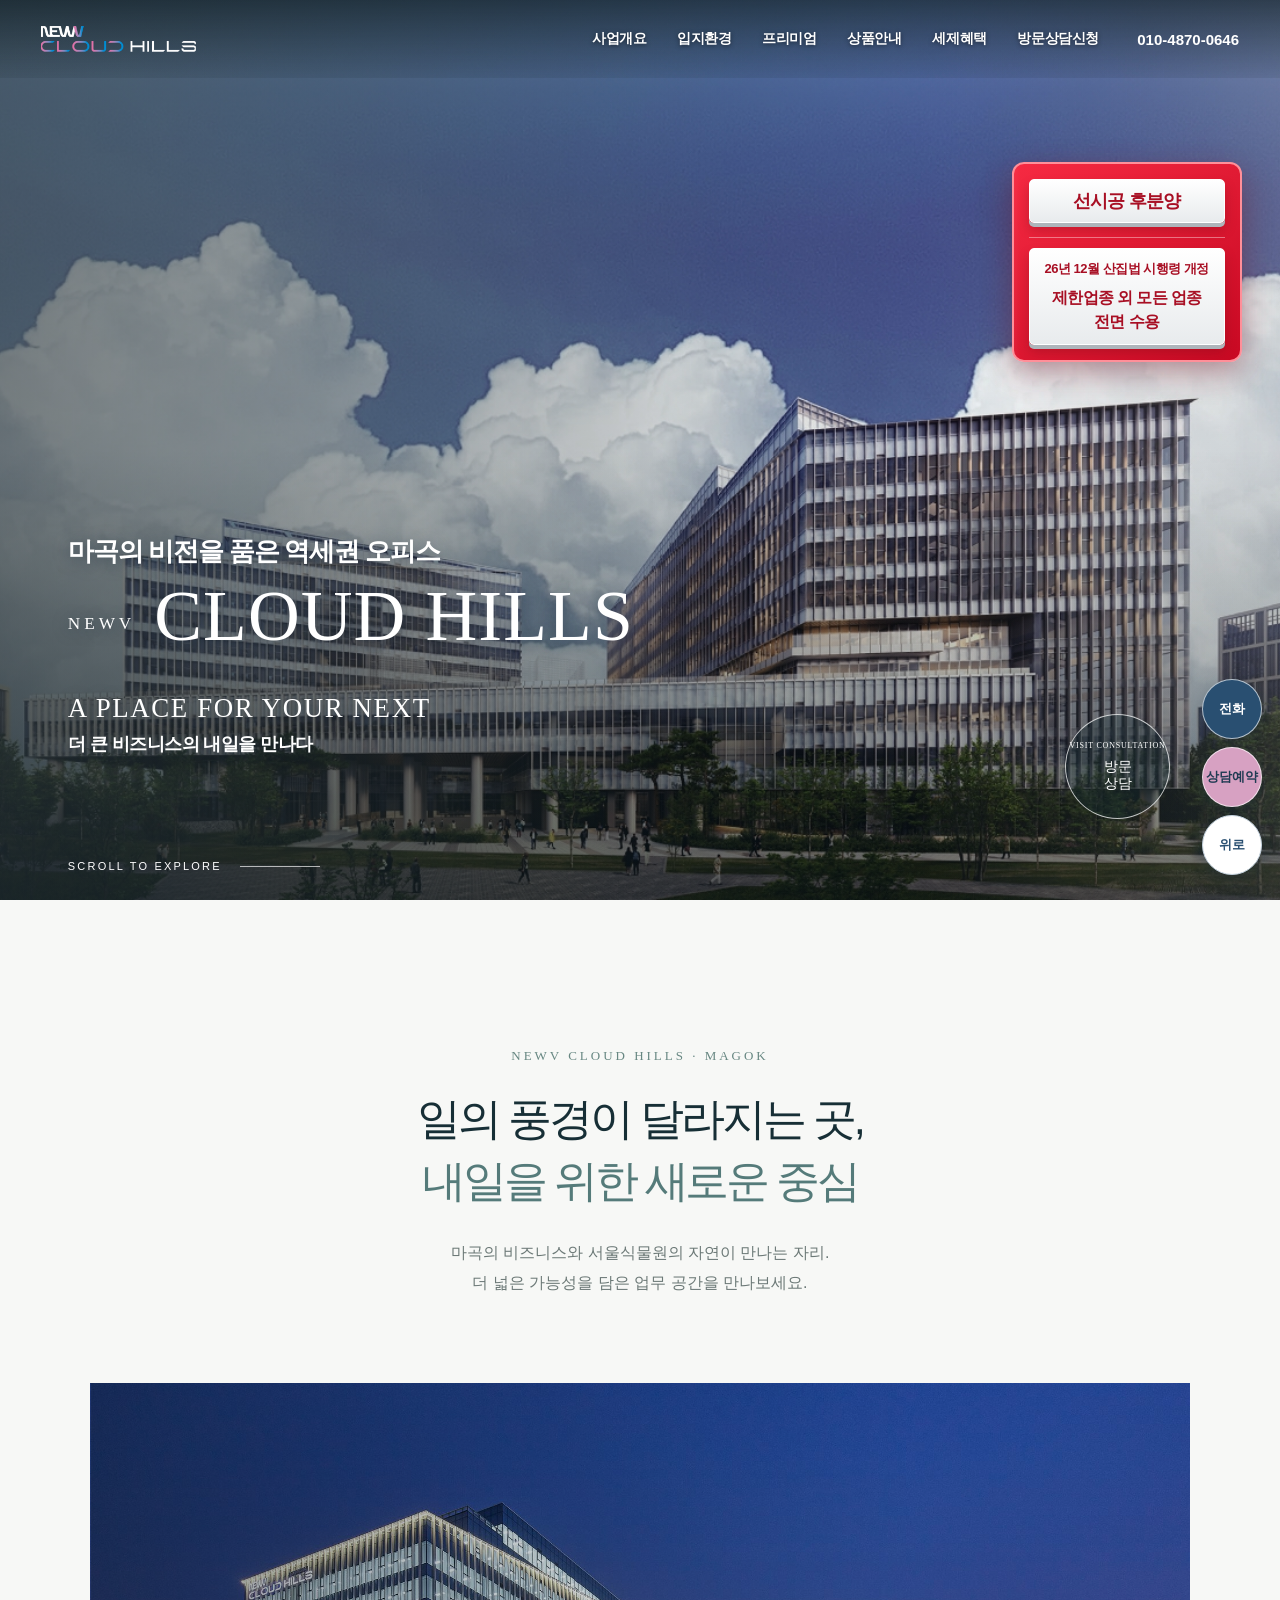
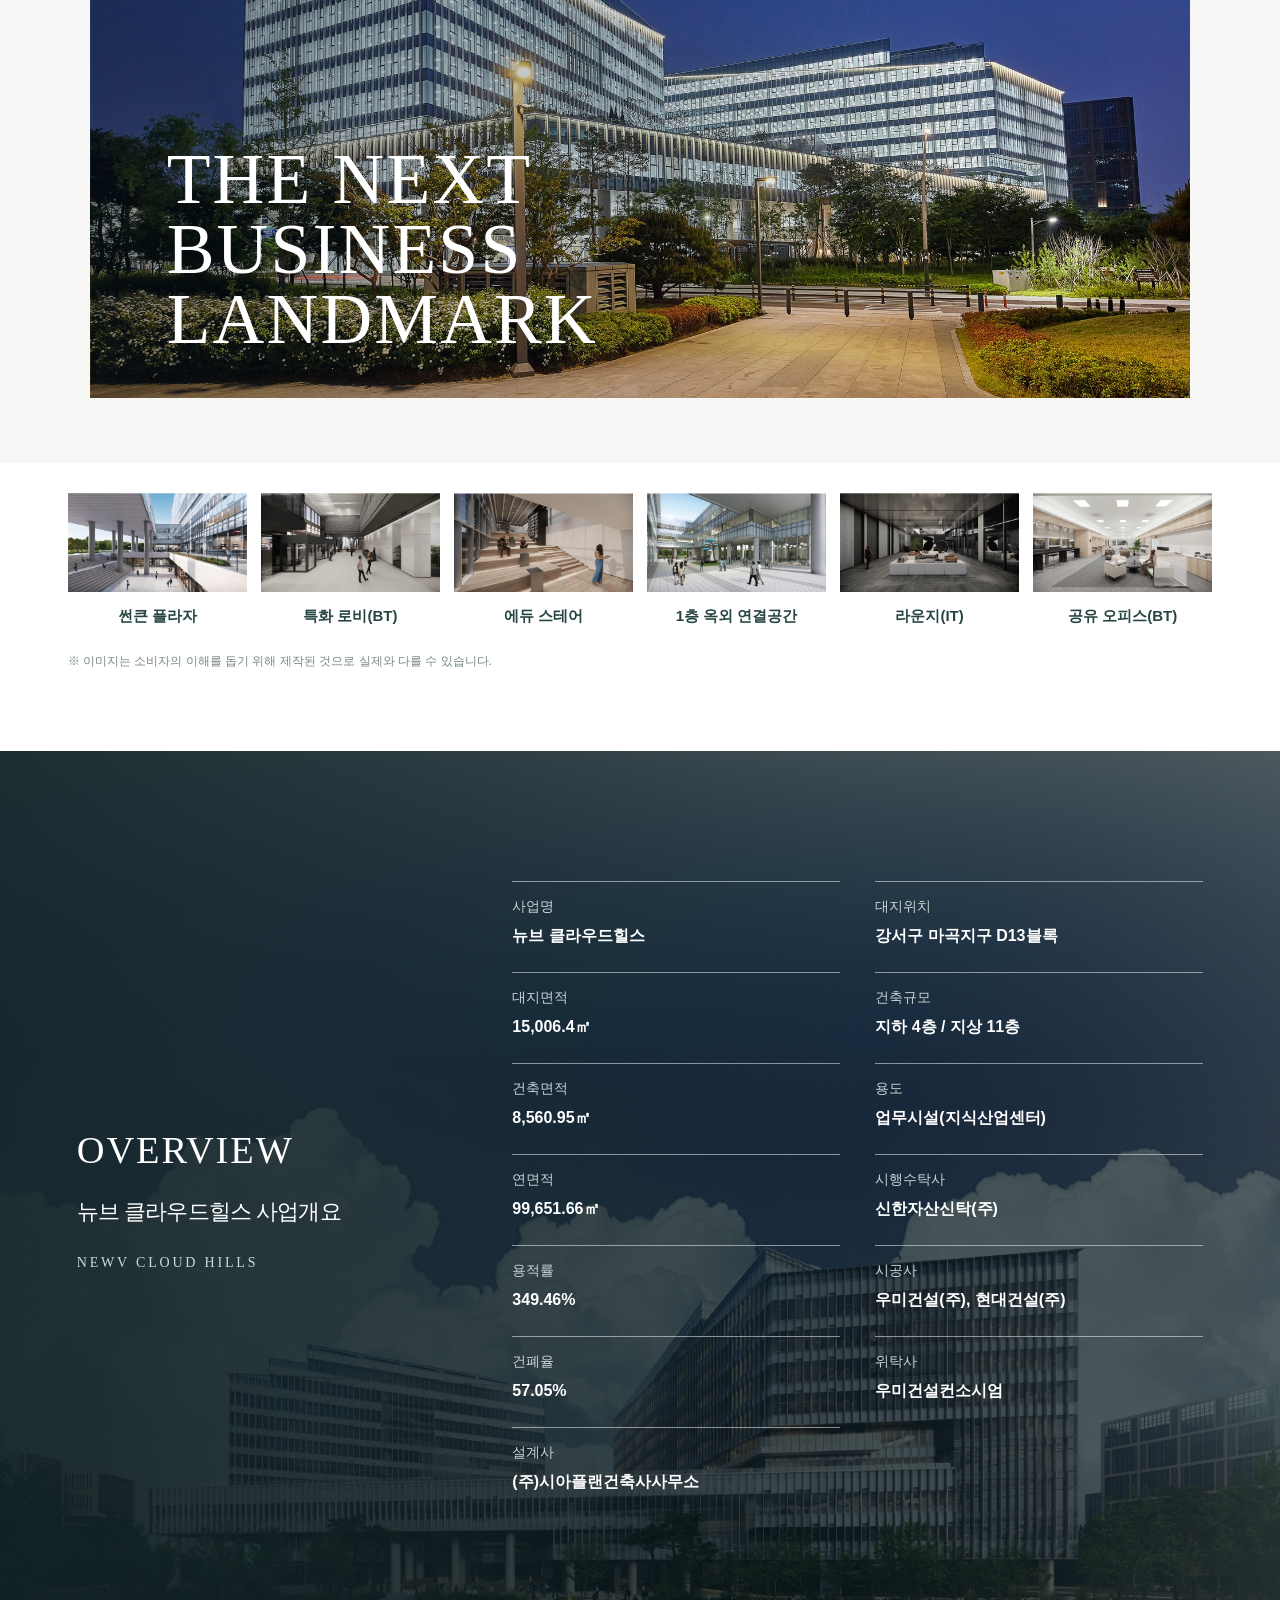
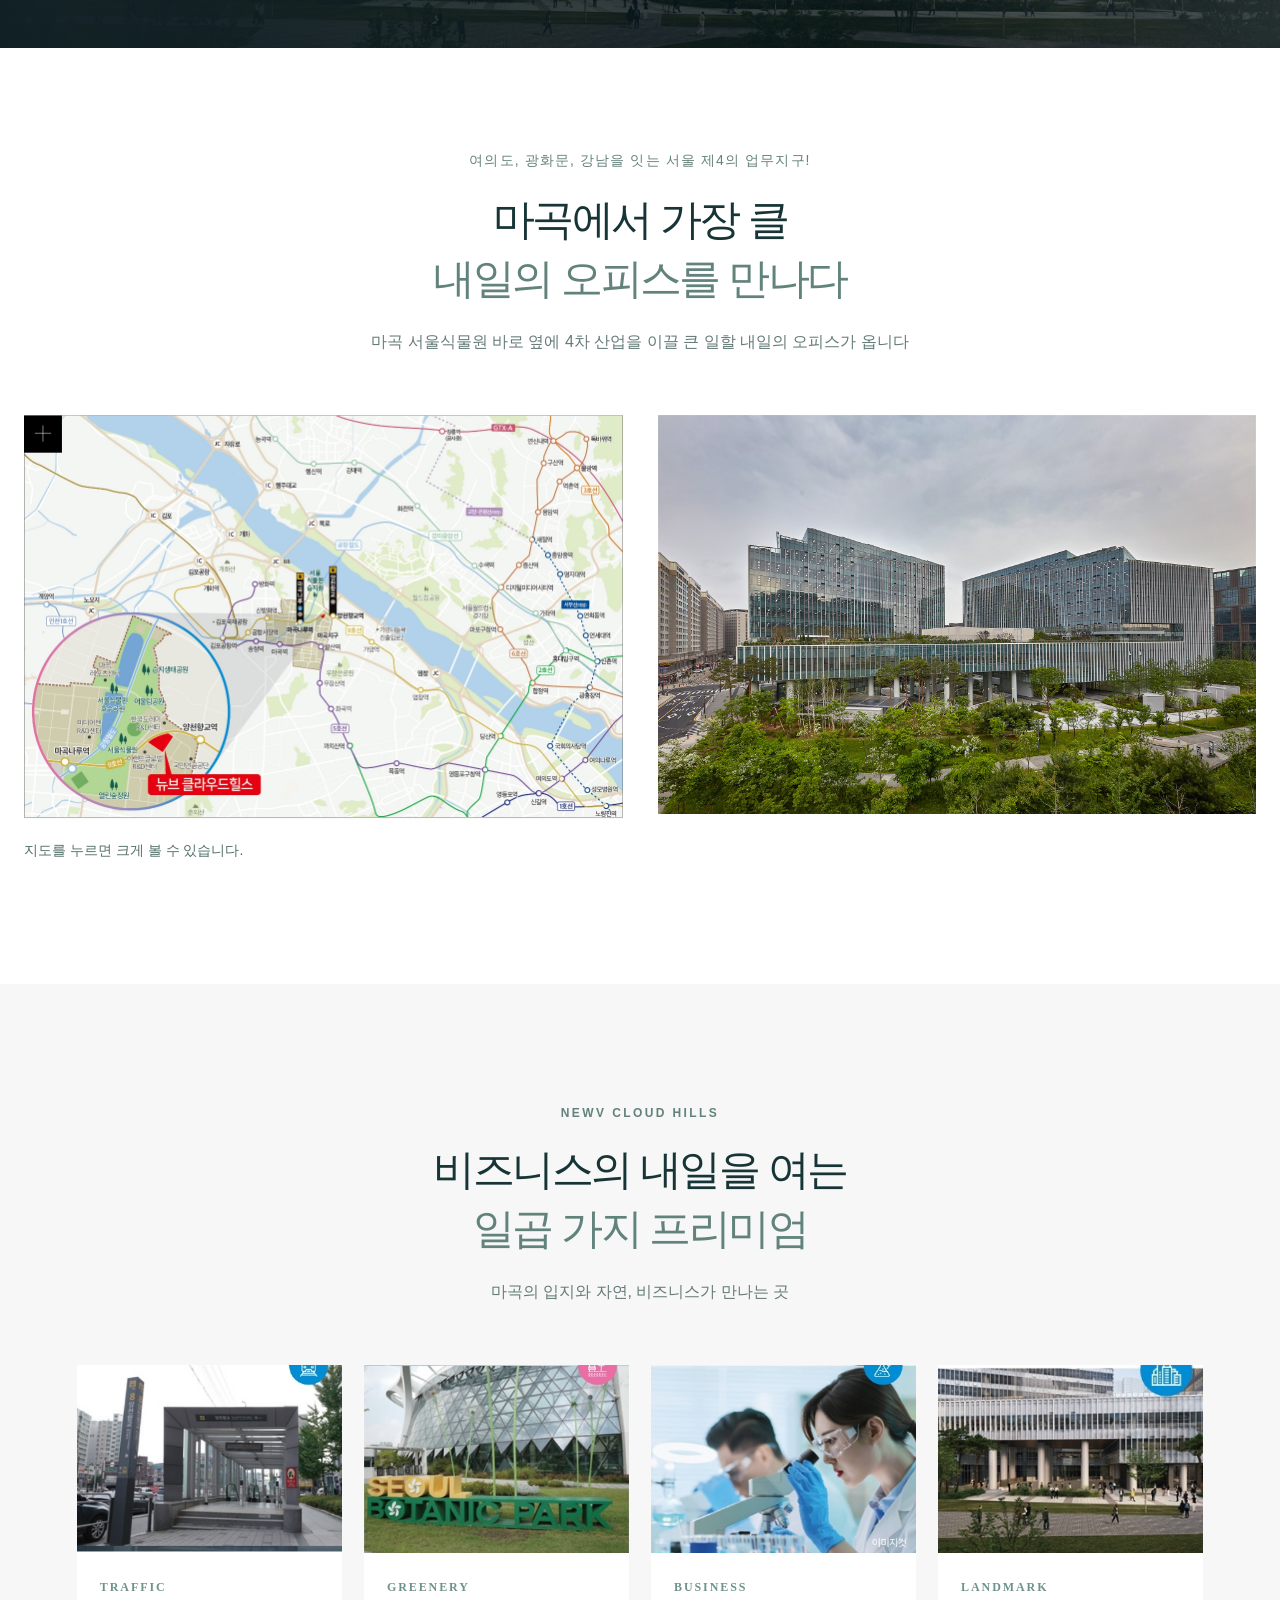
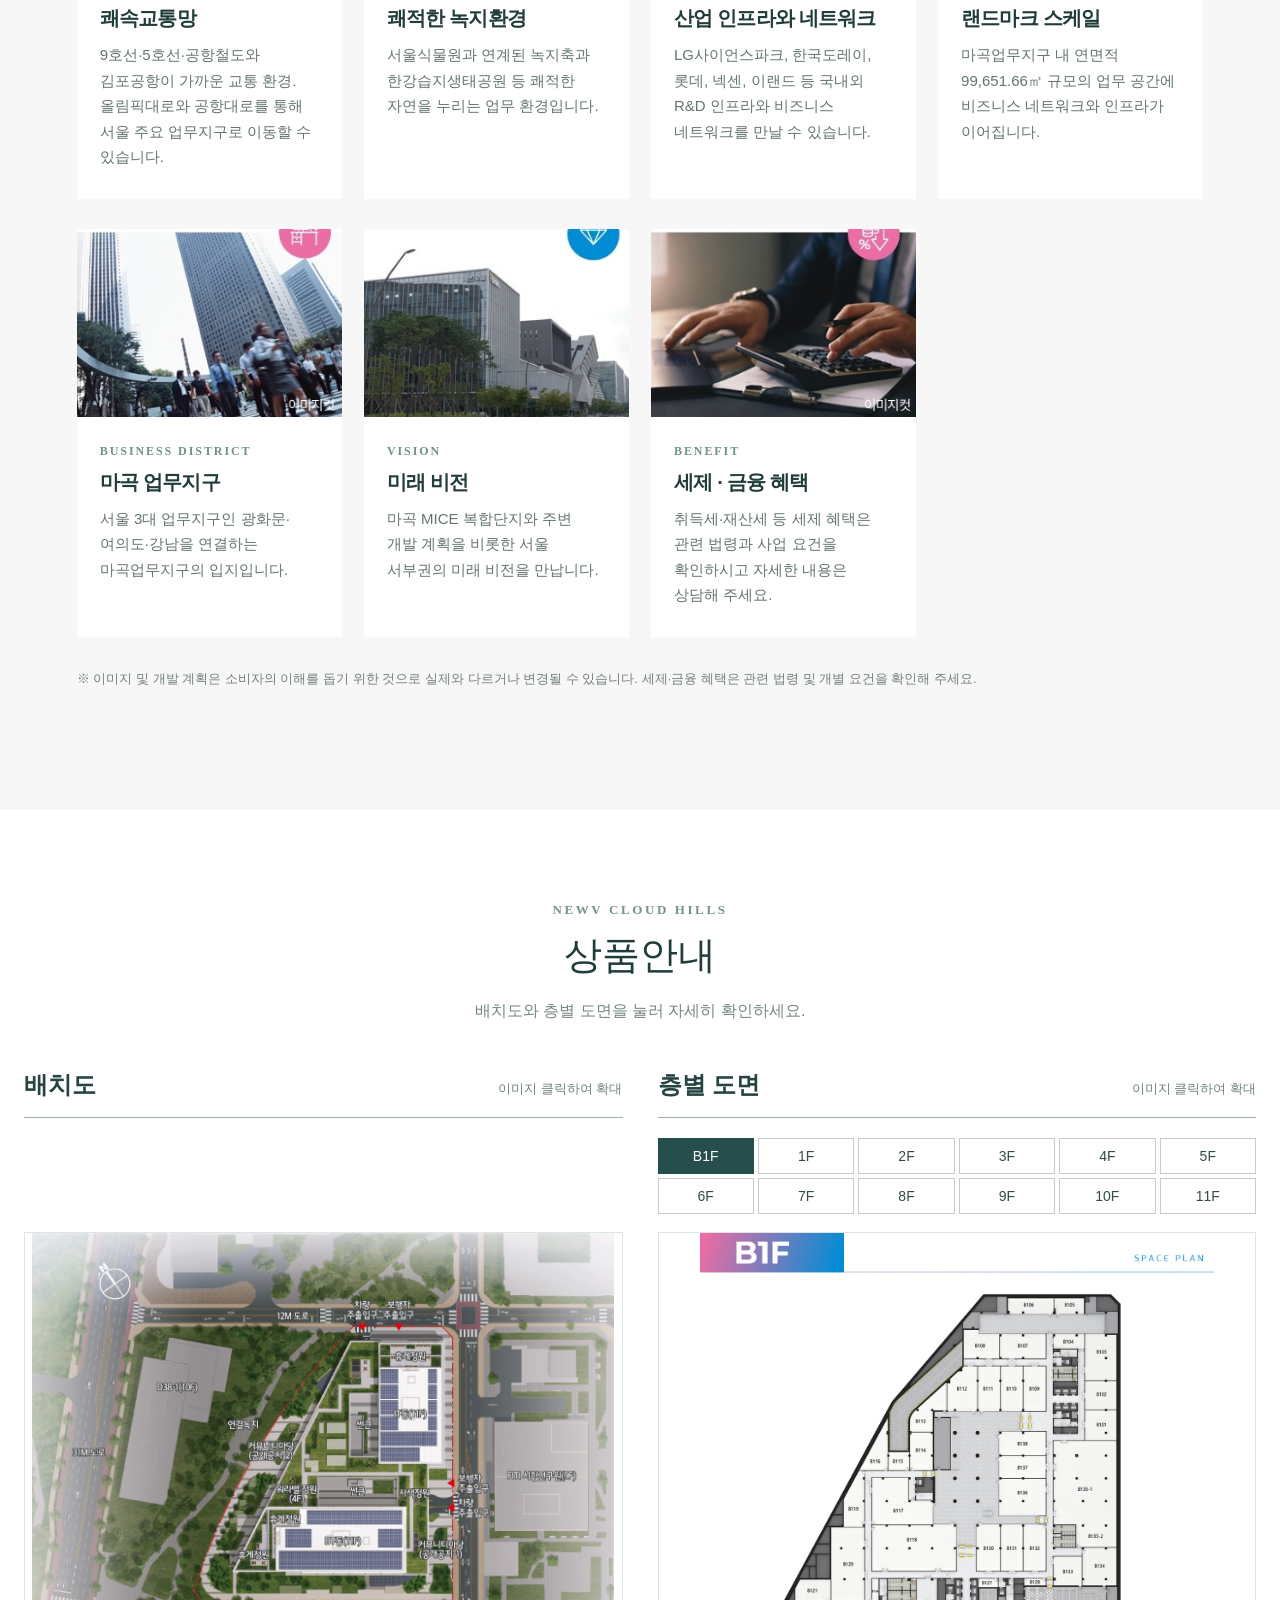
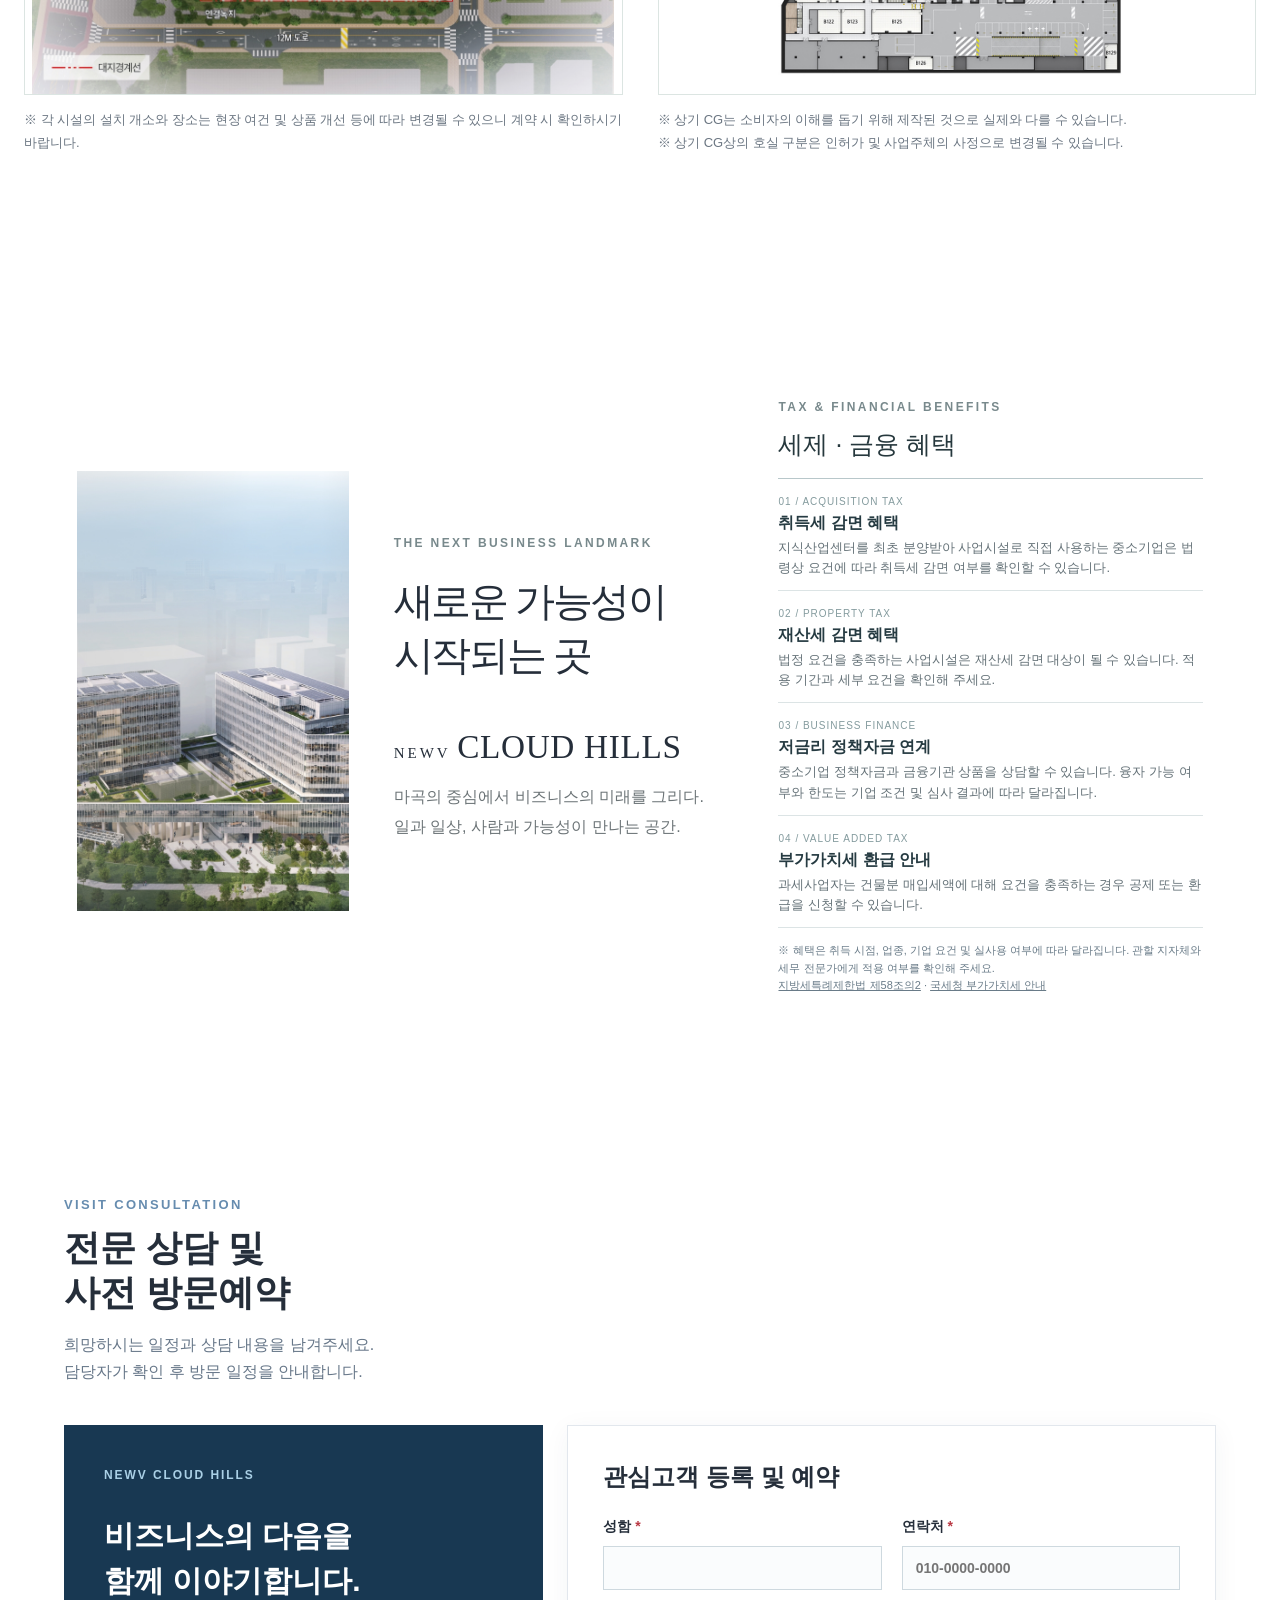
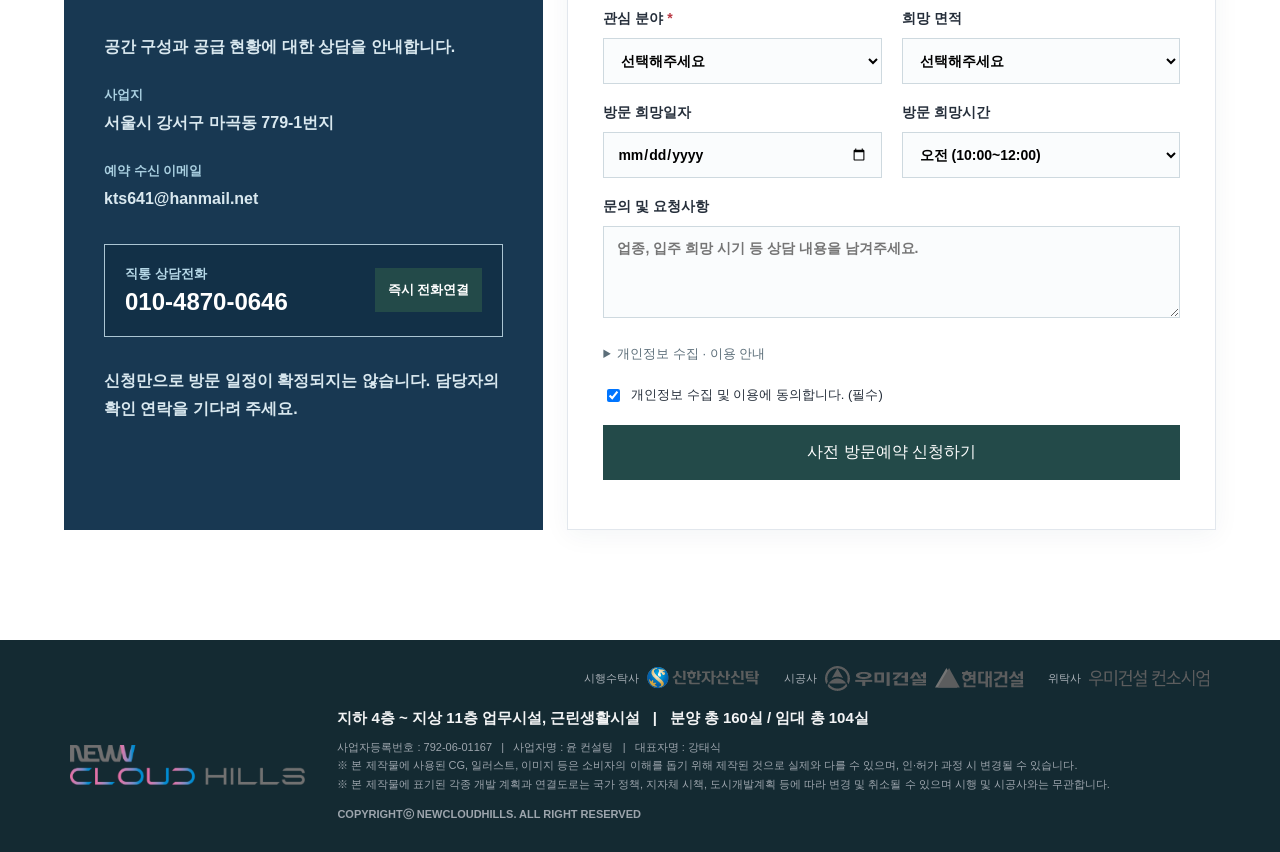
<file: index.html>
<!doctype html><html lang="ko"><head><meta charset="utf-8"><meta name="viewport" content="width=device-width,initial-scale=1"><meta name="robots" content="index,follow"><meta name="description" content="뉴브 클라우드힐스 사업개요, 입지환경, 프리미엄7, 층별안내와 방문상담을 확인하세요."><meta property="og:image" content="https://cloudhills.vercel.app/assets/visual-bg-03.jpg"><meta property="og:image:alt" content="뉴브 클라우드힐스 건물 조감도"><meta name="twitter:card" content="summary_large_image"><meta name="twitter:image" content="https://cloudhills.vercel.app/assets/visual-bg-03.jpg"><meta property="og:type" content="website"><meta property="og:title" content="뉴브 클라우드힐스 | 마곡 지식산업센터"><meta property="og:description" content="뉴브 클라우드힐스 사업개요, 입지환경, 프리미엄7, 층별안내와 방문상담을 확인하세요."><title>뉴브 클라우드힐스 | 마곡 지식산업센터</title><link rel="stylesheet" href="style.css"></head><body data-page="home"><header><a class="logo" href="index.html#home" aria-label="뉴브 클라우드힐스 홈"><img src="assets/main-logo-white.png" alt="NEWV CLOUD HILLS"></a><nav aria-label="주 메뉴"><a href="overview.html#overview" data-section="overview">사업개요</a><a href="environment.html#environment" data-section="environment">입지환경</a><a href="premium.html#premium" data-section="premium">프리미엄</a><a href="floor.html#floor" data-section="floor">상품안내</a><a href="tax.html#tax" data-section="tax">세제혜택</a><a href="contact.html#contact" data-section="contact">방문상담신청</a></nav><a class="header-phone" href="tel:01048700646" aria-label="전화 상담 010-4870-0646">010-4870-0646</a></header><main><section id="home" class="page home"><aside class="hero-supply" aria-label="분양 및 입주 안내"><div class="hero-supply-title">선시공 후분양</div><div class="hero-supply-rule"></div><div class="hero-supply-details"><span>26년 12월 산집법 시행령 개정</span><strong>제한업종 외 모든 업종<br>전면 수용</strong></div></aside><div class="home-message"><p class="hero-kicker">마곡의 비전을 품은 역세권 오피스</p><p class="hero-brand"><span>NEWV</span> CLOUD HILLS</p><p class="hero-english">A PLACE FOR YOUR NEXT</p><p class="hero-subtitle">더 큰 비즈니스의 내일을 만나다</p></div><a class="hero-contact" href="contact.html#contact" aria-label="방문 상담 신청"><span>VISIT CONSULTATION</span><strong>방문<br>상담</strong></a><div class="hero-scroll">SCROLL TO EXPLORE <span></span></div><h1 class="sr-only">뉴브 클라우드힐스</h1></section><section class="cloud-story" aria-labelledby="story-title"><div class="story-heading"><p class="story-eyebrow">NEWV CLOUD HILLS · MAGOK</p><h2 id="story-title">일의 풍경이 달라지는 곳,<br><em>내일을 위한 새로운 중심</em></h2><p>마곡의 비즈니스와 서울식물원의 자연이 만나는 자리.<br>더 넓은 가능성을 담은 업무 공간을 만나보세요.</p></div><div class="story-photo"><span>THE NEXT<br>BUSINESS<br>LANDMARK</span></div></section><section class="interior-showcase" aria-label="내부특화"><div class="interior-row"><figure><div class="interior-photo interior-photo-1" role="img" aria-label="썬큰 플라자"></div><figcaption>썬큰 플라자</figcaption></figure><figure><div class="interior-photo interior-photo-2" role="img" aria-label="특화 로비(BT)"></div><figcaption>특화 로비(BT)</figcaption></figure><figure><div class="interior-photo interior-photo-3" role="img" aria-label="에듀 스테어"></div><figcaption>에듀 스테어</figcaption></figure><figure><div class="interior-photo interior-photo-4" role="img" aria-label="1층 옥외 연결공간"></div><figcaption>1층 옥외 연결공간</figcaption></figure><figure><div class="interior-photo interior-photo-5" role="img" aria-label="라운지(IT)"></div><figcaption>라운지(IT)</figcaption></figure><figure><div class="interior-photo interior-photo-6" role="img" aria-label="공유 오피스(BT)"></div><figcaption>공유 오피스(BT)</figcaption></figure></div><p class="interior-note">※ 이미지는 소비자의 이해를 돕기 위해 제작된 것으로 실제와 다를 수 있습니다.</p></section><section id="overview" class="page sub"><div class="section-heading sr-only"><h2>사업개요</h2></div><div class="content"><div class="overview-details"><h2>뉴브 클라우드힐스 사업개요</h2><dl><div><dt>사업명</dt><dd>뉴브 클라우드힐스</dd></div><div><dt>대지위치</dt><dd>강서구 마곡지구 D13블록</dd></div><div><dt>대지면적</dt><dd>15,006.4㎡</dd></div><div><dt>건축규모</dt><dd>지하 4층 / 지상 11층</dd></div><div><dt>건축면적</dt><dd>8,560.95㎡</dd></div><div><dt>용도</dt><dd>업무시설(지식산업센터)</dd></div><div><dt>연면적</dt><dd>99,651.66㎡</dd></div><div><dt>시행수탁사</dt><dd>신한자산신탁(주)</dd></div><div><dt>용적률</dt><dd>349.46%</dd></div><div><dt>시공사</dt><dd>우미건설(주), 현대건설(주)</dd></div><div><dt>건폐율</dt><dd>57.05%</dd></div><div><dt>위탁사</dt><dd>우미건설컨소시엄</dd></div><div><dt>설계사</dt><dd>(주)시아플랜건축사사무소</dd></div></dl></div><img class="full-image overview-mobile" src="assets/overview.jpg" alt="뉴브 클라우드힐스 사업개요"></div></section><section id="environment" class="page sub"><div class="section-heading sr-only"><h2>입지환경</h2></div><div class="content"><div class="location-heading"><p>여의도, 광화문, 강남을 잇는 서울 제4의 업무지구!</p><h2>마곡에서 가장 클<br><em>내일의 오피스를 만나다</em></h2><p>마곡 서울식물원 바로 옆에 4차 산업을 이끌 큰 일할 내일의 오피스가 옵니다</p></div><div class="location-visual"><div class="environment-image"><div class="map-crop"><img class="full-image map-trigger" src="assets/environment.jpg" alt="뉴브 클라우드힐스 입지환경 지도" tabindex="0" role="button" aria-label="입지환경 지도 확대 보기"></div></div><img class="location-photo" src="assets/completed-day.jpg" alt="뉴브 클라우드힐스 준공 사진"></div><p class="map-hint">지도를 누르면 크게 볼 수 있습니다.</p></div></section><section id="premium" class="page sub premium-page premium-redesign"><div class="premium-inner"><div class="premium-heading"><p class="eyebrow">NEWV CLOUD HILLS</p><h2>비즈니스의 내일을 여는<br><em>일곱 가지 프리미엄</em></h2><p>마곡의 입지와 자연, 비즈니스가 만나는 곳</p></div><div class="premium-cards"><article class="premium-card"><div class="premium-card-image premium-image-1" role="img" aria-label="교통 환경"></div><div class="premium-card-copy"><span>TRAFFIC</span><h3>쾌속교통망</h3><p>9호선·5호선·공항철도와 김포공항이 가까운 교통 환경. 올림픽대로와 공항대로를 통해 서울 주요 업무지구로 이동할 수 있습니다.</p></div></article><article class="premium-card"><div class="premium-card-image premium-image-2" role="img" aria-label="서울식물원"></div><div class="premium-card-copy"><span>GREENERY</span><h3>쾌적한 녹지환경</h3><p>서울식물원과 연계된 녹지축과 한강습지생태공원 등 쾌적한 자연을 누리는 업무 환경입니다.</p></div></article><article class="premium-card"><div class="premium-card-image premium-image-3" role="img" aria-label="연구 개발"></div><div class="premium-card-copy"><span>BUSINESS</span><h3>산업 인프라와 네트워크</h3><p>LG사이언스파크, 한국도레이, 롯데, 넥센, 이랜드 등 국내외 R&D 인프라와 비즈니스 네트워크를 만날 수 있습니다.</p></div></article><article class="premium-card"><div class="premium-card-image premium-image-4" role="img" aria-label="뉴브 클라우드힐스 전경"></div><div class="premium-card-copy"><span>LANDMARK</span><h3>랜드마크 스케일</h3><p>마곡업무지구 내 연면적 99,651.66㎡ 규모의 업무 공간에 비즈니스 네트워크와 인프라가 이어집니다.</p></div></article><article class="premium-card"><div class="premium-card-image premium-image-5" role="img" aria-label="도심 업무지구"></div><div class="premium-card-copy"><span>BUSINESS DISTRICT</span><h3>마곡 업무지구</h3><p>서울 3대 업무지구인 광화문·여의도·강남을 연결하는 마곡업무지구의 입지입니다.</p></div></article><article class="premium-card"><div class="premium-card-image premium-image-6" role="img" aria-label="마곡 업무지구 건물"></div><div class="premium-card-copy"><span>VISION</span><h3>미래 비전</h3><p>마곡 MICE 복합단지와 주변 개발 계획을 비롯한 서울 서부권의 미래 비전을 만납니다.</p></div></article><article class="premium-card"><div class="premium-card-image premium-image-7" role="img" aria-label="업무 상담"></div><div class="premium-card-copy"><span>BENEFIT</span><h3>세제 · 금융 혜택</h3><p>취득세·재산세 등 세제 혜택은 관련 법령과 사업 요건을 확인하시고 자세한 내용은 상담해 주세요.</p></div></article></div><p class="premium-disclaimer">※ 이미지 및 개발 계획은 소비자의 이해를 돕기 위한 것으로 실제와 다르거나 변경될 수 있습니다. 세제·금융 혜택은 관련 법령 및 개별 요건을 확인해 주세요.</p></div></section><section id="floor" class="page sub"><div class="section-heading sr-only"><h2>상품안내</h2></div><div class="content product-content"><div class="product-title"><span>NEWV CLOUD HILLS</span><h2>상품안내</h2><p>배치도와 층별 도면을 눌러 자세히 확인하세요.</p></div><div class="product-layout"><article class="product-panel"><div class="product-panel-heading"><h3>배치도</h3><span>이미지 클릭하여 확대</span></div><button class="plan-image-button" type="button" id="complex-zoom" aria-label="배치도 확대 보기"><img src="assets/complex.jpg" alt="뉴브 클라우드힐스 배치도"></button><p class="note">※ 각 시설의 설치 개소와 장소는 현장 여건 및 상품 개선 등에 따라 변경될 수 있으니 계약 시 확인하시기 바랍니다.</p></article><article class="product-panel"><div class="product-panel-heading"><h3>층별 도면</h3><span>이미지 클릭하여 확대</span></div><div class="floor-tabs" role="group" aria-label="층 선택"></div><button class="plan-image-button" type="button" id="floor-zoom" aria-label="선택한 층별 도면 확대 보기"><img id="floor-image" class="full-image" src="assets/floor_01.jpg" alt="B1F 층별 안내"></button><p class="note">※ 상기 CG는 소비자의 이해를 돕기 위해 제작된 것으로 실제와 다를 수 있습니다.<br>※ 상기 CG상의 호실 구분은 인허가 및 사업주체의 사정으로 변경될 수 있습니다.</p></article></div></div></section><section id="tax" class="page sub tax-section"><div class="tax-editorial"><div class="intro-photo" role="img" aria-label="뉴브 클라우드힐스 조감도"></div><div class="intro-copy"><p class="eyebrow">THE NEXT BUSINESS LANDMARK</p><h2>새로운 가능성이<br>시작되는 곳</h2><p class="intro-brand">NEWV <em>CLOUD HILLS</em></p><p>마곡의 중심에서 비즈니스의 미래를 그리다.<br>일과 일상, 사람과 가능성이 만나는 공간.</p></div><div class="tax-benefits"><p class="eyebrow">TAX &amp; FINANCIAL BENEFITS</p><h2>세제 · 금융 혜택</h2><div class="tax-grid"><article><span>01 / ACQUISITION TAX</span><h3>취득세 감면 혜택</h3><p>지식산업센터를 최초 분양받아 사업시설로 직접 사용하는 중소기업은 법령상 요건에 따라 취득세 감면 여부를 확인할 수 있습니다.</p></article><article><span>02 / PROPERTY TAX</span><h3>재산세 감면 혜택</h3><p>법정 요건을 충족하는 사업시설은 재산세 감면 대상이 될 수 있습니다. 적용 기간과 세부 요건을 확인해 주세요.</p></article><article><span>03 / BUSINESS FINANCE</span><h3>저금리 정책자금 연계</h3><p>중소기업 정책자금과 금융기관 상품을 상담할 수 있습니다. 융자 가능 여부와 한도는 기업 조건 및 심사 결과에 따라 달라집니다.</p></article><article><span>04 / VALUE ADDED TAX</span><h3>부가가치세 환급 안내</h3><p>과세사업자는 건물분 매입세액에 대해 요건을 충족하는 경우 공제 또는 환급을 신청할 수 있습니다.</p></article></div><p class="tax-note">※ 혜택은 취득 시점, 업종, 기업 요건 및 실사용 여부에 따라 달라집니다. 관할 지자체와 세무 전문가에게 적용 여부를 확인해 주세요.<br><a href="https://www.law.go.kr/법령/지방세특례제한법/제58조의2" target="_blank" rel="noopener">지방세특례제한법 제58조의2</a> · <a href="https://www.nts.go.kr/nts/cm/cntnts/cntntsView.do?cntntsId=7806" target="_blank" rel="noopener">국세청 부가가치세 안내</a></p></div></div></section><section id="contact" class="page sub"><div class="section-heading sr-only"><h2>방문상담신청</h2></div><div class="content contact-wrap"><div class="contact-heading"><span>VISIT CONSULTATION</span><h2>전문 상담 및<br>사전 방문예약</h2><p>희망하시는 일정과 상담 내용을 남겨주세요.<br>담당자가 확인 후 방문 일정을 안내합니다.</p></div><div class="visit-layout"><aside class="visit-info"><span>NEWV CLOUD HILLS</span><h3>비즈니스의 다음을<br>함께 이야기합니다.</h3><p>공간 구성과 공급 현황에 대한 상담을 안내합니다.</p><dl><dt>사업지</dt><dd>서울시 강서구 마곡동 779-1번지</dd><dt>예약 수신 이메일</dt><dd>kts641@hanmail.net</dd></dl><div class="visit-call"><div><small>직통 상담전화</small><strong>010-4870-0646</strong></div><a href="tel:01048700646">즉시 전화연결</a></div><p>신청만으로 방문 일정이 확정되지는 않습니다. 담당자의 확인 연락을 기다려 주세요.</p></aside><form id="visit-form"><h3>관심고객 등록 및 예약</h3><div class="fields"><label>성함 <b>*</b><input name="성함" autocomplete="name" required maxlength="50"></label><label>연락처 <b>*</b><input name="연락처" type="tel" autocomplete="tel" required maxlength="30" placeholder="010-0000-0000"></label><label>관심 분야 <b>*</b><select name="관심분야" required><option value="">선택해주세요</option><option>지식산업센터 분양 (실입주)</option><option>사옥 · 대형 평형 상담</option><option>소형 섹션오피스</option><option>근린생활시설(상가)</option><option>기타 상담</option></select></label><label>희망 면적<select name="희망면적"><option>선택해주세요</option><option>전용 10~25평</option><option>전용 30~50평</option><option>전용 60~100평</option><option>전용 200평 이상</option><option>별도 상담</option></select></label><label>방문 희망일자<input name="방문희망일" type="date"></label><label>방문 희망시간<select name="방문희망시간"><option>오전 (10:00~12:00)</option><option>오후 (13:00~15:00)</option><option>오후 (15:00~17:00)</option><option>별도 협의</option></select></label><label class="full">문의 및 요청사항<textarea name="문의사항" rows="4" maxlength="2000" placeholder="업종, 입주 희망 시기 등 상담 내용을 남겨주세요."></textarea></label></div><details><summary>개인정보 수집 · 이용 안내</summary><p>수집 항목: 성함, 연락처, 관심 분야, 희망 면적, 방문 희망일·시간, 문의사항<br>이용 목적: 분양 상담 및 방문 일정 조율<br>수신처: kts641@hanmail.net<br>보유 기간: 상담 완료 후 90일 이내 삭제<br>전송 서비스: FormSubmit(입력 내용을 이메일로 전달)<br>동의를 거부할 수 있으나 예약 접수가 제한됩니다.</p></details><label class="consent"><input type="checkbox" required checked> 개인정보 수집 및 이용에 동의합니다. (필수)</label><input name="_honey" tabindex="-1" autocomplete="off" class="honey" aria-hidden="true"><button class="submit" type="submit">사전 방문예약 신청하기</button><p id="status" role="status" aria-live="polite"></p></form></div></div></section></main><footer class="site-footer"><div class="footer-inner"><div class="footer-brands" aria-label="사업 관계사"><div><span>시행수탁사</span><img src="assets/shinhan.png" alt="신한자산신탁"></div><div><span>시공사</span><img src="assets/woomi-01.png" alt="우미건설"><img src="assets/hyundai.png" alt="현대건설"></div><div><span>위탁사</span><img src="assets/woomi-02.png" alt="우미건설 컨소시엄"></div></div><div class="footer-main"><img class="footer-logo" src="assets/footer-logo.png" alt="뉴브 클라우드힐스"><div><strong>지하 4층 ~ 지상 11층 업무시설, 근린생활시설 &nbsp; | &nbsp; 분양 총 160실 / 임대 총 104실</strong><p>사업자등록번호 : 792-06-01167 &nbsp; | &nbsp; 사업자명 : 윤 컨설팅 &nbsp; | &nbsp; 대표자명 : 강태식<br>※ 본 제작물에 사용된 CG, 일러스트, 이미지 등은 소비자의 이해를 돕기 위해 제작된 것으로 실제와 다를 수 있으며, 인·허가 과정 시 변경될 수 있습니다.<br>※ 본 제작물에 표기된 각종 개발 계획과 연결도로는 국가 정책, 지자체 시책, 도시개발계획 등에 따라 변경 및 취소될 수 있으며 시행 및 시공사와는 무관합니다.</p><small>COPYRIGHTⓒ NEWCLOUDHILLS. ALL RIGHT RESERVED</small></div></div></div></footer><dialog class="floor-dialog" aria-label="도면 확대"><div class="floor-dialog-bar"><span id="floor-dialog-title">층별 도면</span><div class="floor-dialog-controls"><button type="button" id="floor-zoom-toggle" aria-pressed="false">확대 +</button><button type="button" id="floor-dialog-close">닫기</button></div></div><div class="floor-dialog-content"><img id="floor-dialog-image" alt=""></div></dialog><dialog class="map-dialog" aria-label="입지환경 지도 확대"><div class="map-dialog-bar"><strong>입지환경 지도</strong><button type="button" class="map-close">닫기</button></div><div class="map-dialog-scroll" tabindex="0" aria-label="확대된 지도를 상하좌우로 이동"><div class="map-dialog-image"><img src="assets/environment.jpg" alt="뉴브 클라우드힐스 입지환경 지도"><span class="hide-zoom-label" aria-hidden="true"></span><span class="hide-zoom-box" aria-hidden="true"></span></div></div><p>손가락으로 움직여 지도를 살펴보세요.</p></dialog><aside class="quick-actions" aria-label="빠른 메뉴"><a href="tel:01048700646" aria-label="전화 상담 연결">전화</a><a href="contact.html#contact" data-quick-contact>상담예약</a><a href="#home" data-quick-top>위로</a></aside><script src="app.js"></script></body></html>
</file>
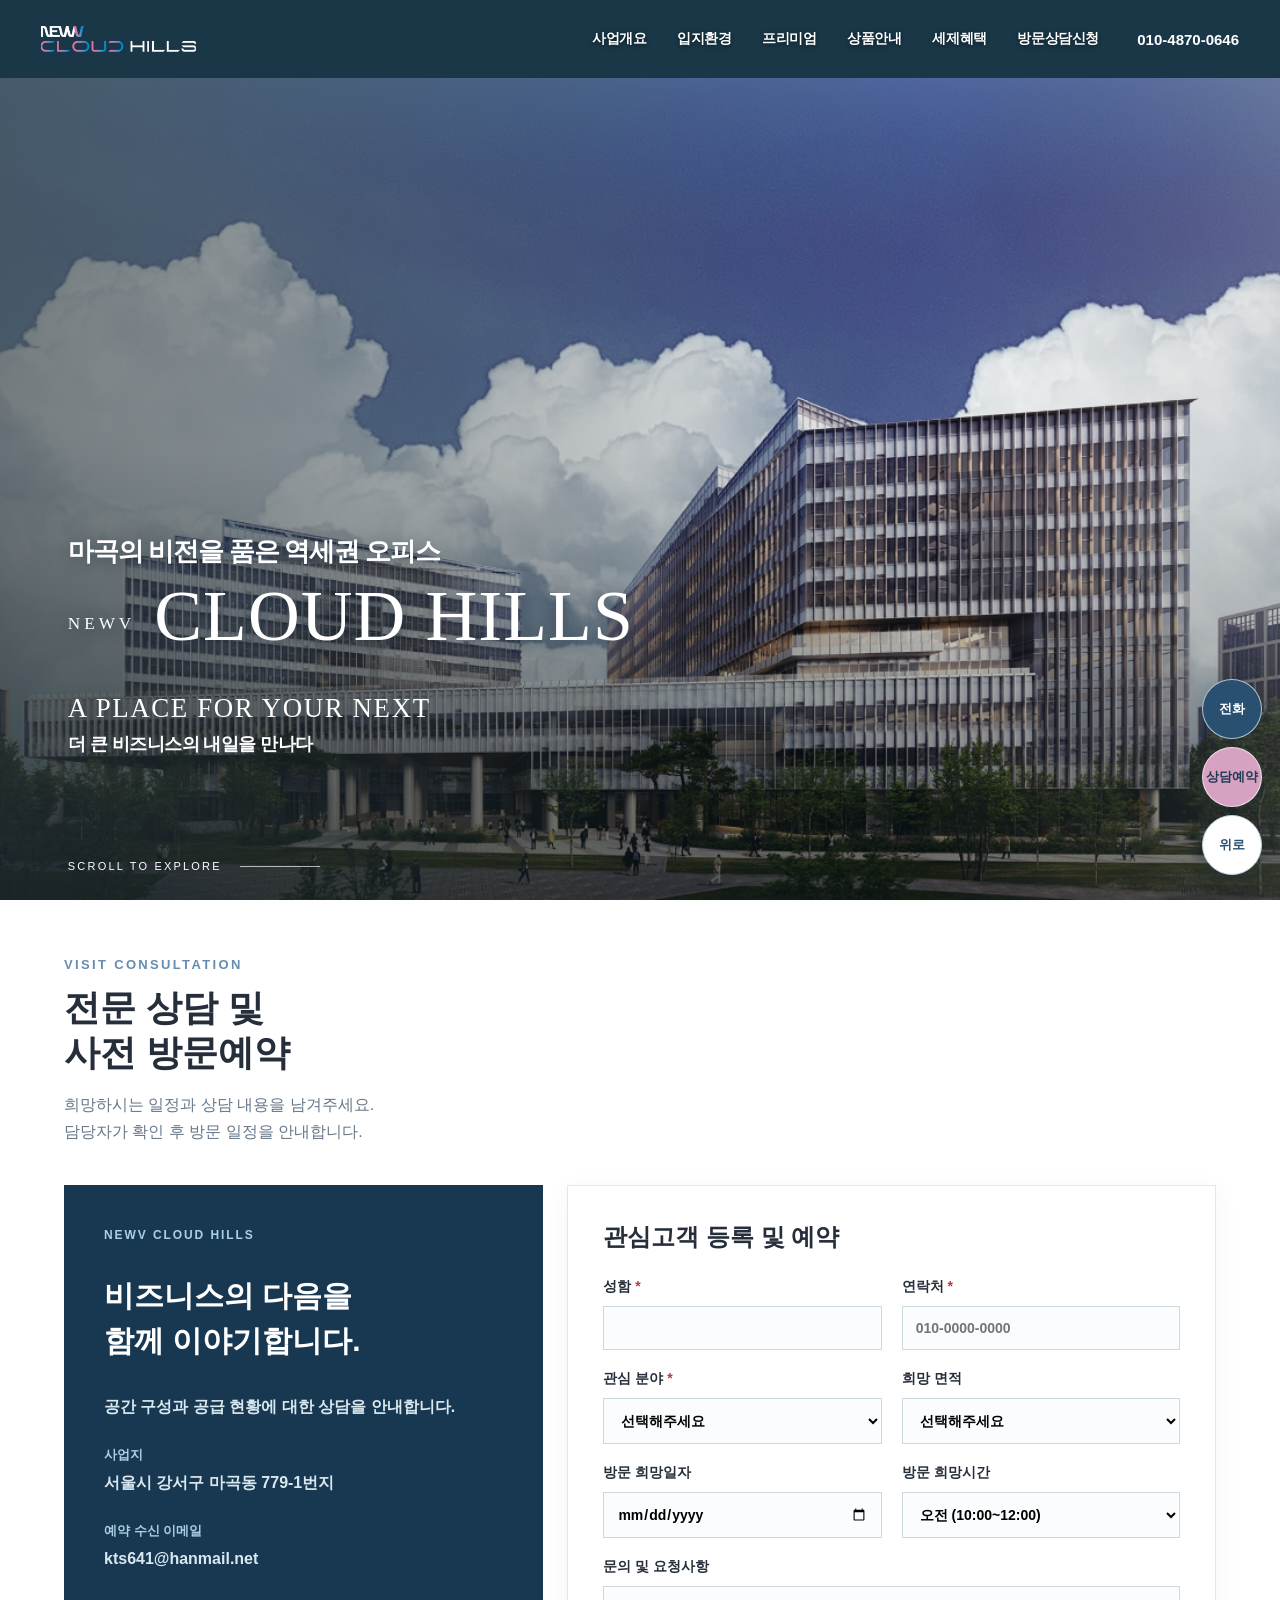
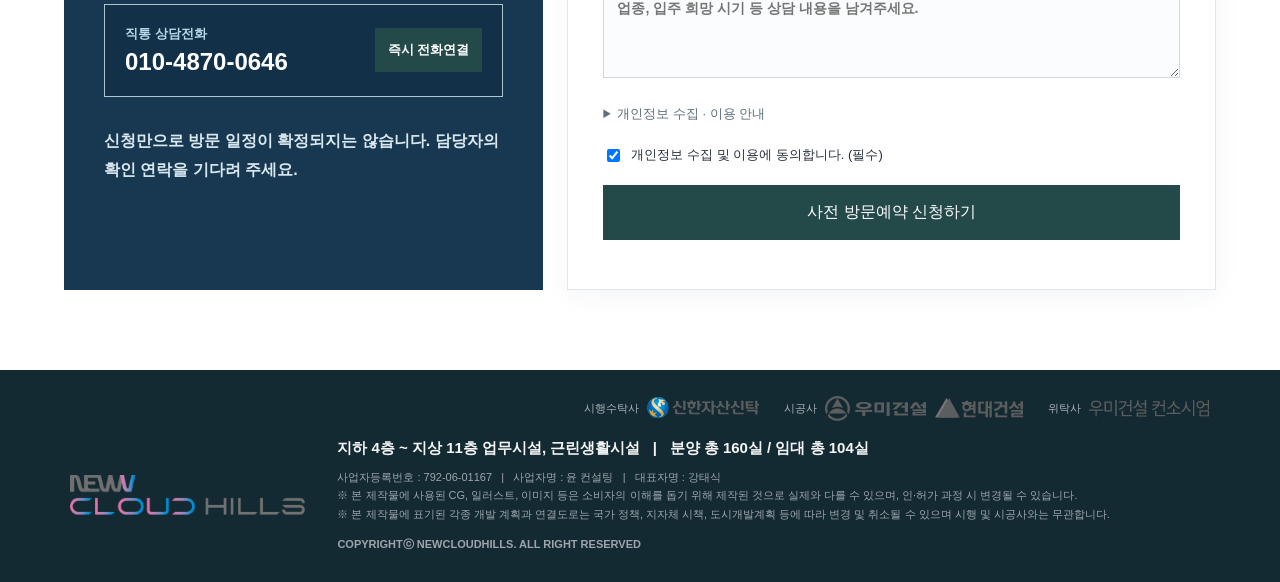
<file: contact.html>
<!doctype html><html lang="ko"><head><meta charset="utf-8"><meta name="viewport" content="width=device-width,initial-scale=1"><meta name="robots" content="index,follow"><meta name="description" content="뉴브 클라우드힐스 방문상담과 사전 방문예약 안내"><meta property="og:image" content="https://cloudhills.vercel.app/assets/visual-bg-03.jpg"><meta property="og:image:alt" content="뉴브 클라우드힐스 건물 조감도"><meta name="twitter:card" content="summary_large_image"><meta name="twitter:image" content="https://cloudhills.vercel.app/assets/visual-bg-03.jpg"><meta property="og:type" content="website"><meta property="og:title" content="방문상담신청 | 뉴브 클라우드힐스"><meta property="og:description" content="뉴브 클라우드힐스 방문상담과 사전 방문예약 안내"><title>방문상담신청 | 뉴브 클라우드힐스</title><link rel="stylesheet" href="style.css"></head><body data-page="contact"><header><a class="logo" href="index.html#home" aria-label="뉴브 클라우드힐스 홈"><img src="assets/main-logo-white.png" alt="NEWV CLOUD HILLS"></a><nav aria-label="주 메뉴"><a href="overview.html#overview" data-section="overview">사업개요</a><a href="environment.html#environment" data-section="environment">입지환경</a><a href="premium.html#premium" data-section="premium">프리미엄</a><a href="floor.html#floor" data-section="floor">상품안내</a><a href="tax.html#tax" data-section="tax">세제혜택</a><a href="contact.html#contact" data-section="contact">방문상담신청</a></nav><a class="header-phone" href="tel:01048700646" aria-label="전화 상담 010-4870-0646">010-4870-0646</a></header><main><section id="home" class="page home"><div class="home-message"><p class="hero-kicker">마곡의 비전을 품은 역세권 오피스</p><p class="hero-brand"><span>NEWV</span> CLOUD HILLS</p><p class="hero-english">A PLACE FOR YOUR NEXT</p><p class="hero-subtitle">더 큰 비즈니스의 내일을 만나다</p></div><div class="hero-scroll">SCROLL TO EXPLORE <span></span></div></section><section id="overview" class="page sub"><div class="section-heading sr-only"><h2>사업개요</h2></div><div class="content"><div class="overview-details"><h2>뉴브 클라우드힐스 사업개요</h2><dl><div><dt>사업명</dt><dd>뉴브 클라우드힐스</dd></div><div><dt>대지위치</dt><dd>강서구 마곡지구 D13블록</dd></div><div><dt>대지면적</dt><dd>15,006.4㎡</dd></div><div><dt>건축규모</dt><dd>지하 4층 / 지상 11층</dd></div><div><dt>건축면적</dt><dd>8,560.95㎡</dd></div><div><dt>용도</dt><dd>업무시설(지식산업센터)</dd></div><div><dt>연면적</dt><dd>99,651.66㎡</dd></div><div><dt>시행수탁사</dt><dd>신한자산신탁(주)</dd></div><div><dt>용적률</dt><dd>349.46%</dd></div><div><dt>시공사</dt><dd>우미건설(주), 현대건설(주)</dd></div><div><dt>건폐율</dt><dd>57.05%</dd></div><div><dt>위탁사</dt><dd>우미건설컨소시엄</dd></div><div><dt>설계사</dt><dd>(주)시아플랜건축사사무소</dd></div></dl></div><img class="full-image overview-mobile" src="assets/overview.jpg" alt="뉴브 클라우드힐스 사업개요"></div></section><section id="environment" class="page sub"><div class="section-heading sr-only"><h2>입지환경</h2></div><div class="content"><div class="location-heading"><p>여의도, 광화문, 강남을 잇는 서울 제4의 업무지구!</p><h2>마곡에서 가장 클<br><em>내일의 오피스를 만나다</em></h2><p>마곡 서울식물원 바로 옆에 4차 산업을 이끌 큰 일할 내일의 오피스가 옵니다</p></div><div class="location-visual"><div class="environment-image"><div class="map-crop"><img class="full-image map-trigger" src="assets/environment.jpg" alt="뉴브 클라우드힐스 입지환경 지도" tabindex="0" role="button" aria-label="입지환경 지도 확대 보기"></div></div><img class="location-photo" src="assets/completed-day.jpg" alt="뉴브 클라우드힐스 준공 사진"></div><p class="map-hint">지도를 누르면 크게 볼 수 있습니다.</p></div></section><section id="premium" class="page sub premium-page premium-redesign"><div class="premium-inner"><div class="premium-heading"><p class="eyebrow">NEWV CLOUD HILLS</p><h2>비즈니스의 내일을 여는<br><em>일곱 가지 프리미엄</em></h2><p>마곡의 입지와 자연, 비즈니스가 만나는 곳</p></div><div class="premium-cards"><article class="premium-card"><div class="premium-card-image premium-image-1" role="img" aria-label="교통 환경"></div><div class="premium-card-copy"><span>TRAFFIC</span><h3>쾌속교통망</h3><p>9호선·5호선·공항철도와 김포공항이 가까운 교통 환경. 올림픽대로와 공항대로를 통해 서울 주요 업무지구로 이동할 수 있습니다.</p></div></article><article class="premium-card"><div class="premium-card-image premium-image-2" role="img" aria-label="서울식물원"></div><div class="premium-card-copy"><span>GREENERY</span><h3>쾌적한 녹지환경</h3><p>서울식물원과 연계된 녹지축과 한강습지생태공원 등 쾌적한 자연을 누리는 업무 환경입니다.</p></div></article><article class="premium-card"><div class="premium-card-image premium-image-3" role="img" aria-label="연구 개발"></div><div class="premium-card-copy"><span>BUSINESS</span><h3>산업 인프라와 네트워크</h3><p>LG사이언스파크, 한국도레이, 롯데, 넥센, 이랜드 등 국내외 R&D 인프라와 비즈니스 네트워크를 만날 수 있습니다.</p></div></article><article class="premium-card"><div class="premium-card-image premium-image-4" role="img" aria-label="뉴브 클라우드힐스 전경"></div><div class="premium-card-copy"><span>LANDMARK</span><h3>랜드마크 스케일</h3><p>마곡업무지구 내 연면적 99,651.66㎡ 규모의 업무 공간에 비즈니스 네트워크와 인프라가 이어집니다.</p></div></article><article class="premium-card"><div class="premium-card-image premium-image-5" role="img" aria-label="도심 업무지구"></div><div class="premium-card-copy"><span>BUSINESS DISTRICT</span><h3>마곡 업무지구</h3><p>서울 3대 업무지구인 광화문·여의도·강남을 연결하는 마곡업무지구의 입지입니다.</p></div></article><article class="premium-card"><div class="premium-card-image premium-image-6" role="img" aria-label="마곡 업무지구 건물"></div><div class="premium-card-copy"><span>VISION</span><h3>미래 비전</h3><p>마곡 MICE 복합단지와 주변 개발 계획을 비롯한 서울 서부권의 미래 비전을 만납니다.</p></div></article><article class="premium-card"><div class="premium-card-image premium-image-7" role="img" aria-label="업무 상담"></div><div class="premium-card-copy"><span>BENEFIT</span><h3>세제 · 금융 혜택</h3><p>취득세·재산세 등 세제 혜택은 관련 법령과 사업 요건을 확인하시고 자세한 내용은 상담해 주세요.</p></div></article></div><p class="premium-disclaimer">※ 이미지 및 개발 계획은 소비자의 이해를 돕기 위한 것으로 실제와 다르거나 변경될 수 있습니다. 세제·금융 혜택은 관련 법령 및 개별 요건을 확인해 주세요.</p></div></section><section id="floor" class="page sub"><div class="section-heading sr-only"><h2>상품안내</h2></div><div class="content product-content"><div class="product-title"><span>NEWV CLOUD HILLS</span><h2>상품안내</h2><p>배치도와 층별 도면을 눌러 자세히 확인하세요.</p></div><div class="product-layout"><article class="product-panel"><div class="product-panel-heading"><h3>배치도</h3><span>이미지 클릭하여 확대</span></div><button class="plan-image-button" type="button" id="complex-zoom" aria-label="배치도 확대 보기"><img src="assets/complex.jpg" alt="뉴브 클라우드힐스 배치도"></button><p class="note">※ 각 시설의 설치 개소와 장소는 현장 여건 및 상품 개선 등에 따라 변경될 수 있으니 계약 시 확인하시기 바랍니다.</p></article><article class="product-panel"><div class="product-panel-heading"><h3>층별 도면</h3><span>이미지 클릭하여 확대</span></div><div class="floor-tabs" role="group" aria-label="층 선택"></div><button class="plan-image-button" type="button" id="floor-zoom" aria-label="선택한 층별 도면 확대 보기"><img id="floor-image" class="full-image" src="assets/floor_01.jpg" alt="B1F 층별 안내"></button><p class="note">※ 상기 CG는 소비자의 이해를 돕기 위해 제작된 것으로 실제와 다를 수 있습니다.<br>※ 상기 CG상의 호실 구분은 인허가 및 사업주체의 사정으로 변경될 수 있습니다.</p></article></div></div></section><section id="tax" class="page sub tax-section"><div class="tax-editorial"><div class="intro-photo" role="img" aria-label="뉴브 클라우드힐스 조감도"></div><div class="intro-copy"><p class="eyebrow">THE NEXT BUSINESS LANDMARK</p><h2>새로운 가능성이<br>시작되는 곳</h2><p class="intro-brand">NEWV <em>CLOUD HILLS</em></p><p>마곡의 중심에서 비즈니스의 미래를 그리다.<br>일과 일상, 사람과 가능성이 만나는 공간.</p></div><div class="tax-benefits"><p class="eyebrow">TAX &amp; FINANCIAL BENEFITS</p><h2>세제 · 금융 혜택</h2><div class="tax-grid"><article><span>01 / ACQUISITION TAX</span><h3>취득세 감면 혜택</h3><p>지식산업센터를 최초 분양받아 사업시설로 직접 사용하는 중소기업은 법령상 요건에 따라 취득세 감면 여부를 확인할 수 있습니다.</p></article><article><span>02 / PROPERTY TAX</span><h3>재산세 감면 혜택</h3><p>법정 요건을 충족하는 사업시설은 재산세 감면 대상이 될 수 있습니다. 적용 기간과 세부 요건을 확인해 주세요.</p></article><article><span>03 / BUSINESS FINANCE</span><h3>저금리 정책자금 연계</h3><p>중소기업 정책자금과 금융기관 상품을 상담할 수 있습니다. 융자 가능 여부와 한도는 기업 조건 및 심사 결과에 따라 달라집니다.</p></article><article><span>04 / VALUE ADDED TAX</span><h3>부가가치세 환급 안내</h3><p>과세사업자는 건물분 매입세액에 대해 요건을 충족하는 경우 공제 또는 환급을 신청할 수 있습니다.</p></article></div><p class="tax-note">※ 혜택은 취득 시점, 업종, 기업 요건 및 실사용 여부에 따라 달라집니다. 관할 지자체와 세무 전문가에게 적용 여부를 확인해 주세요.<br><a href="https://www.law.go.kr/법령/지방세특례제한법/제58조의2" target="_blank" rel="noopener">지방세특례제한법 제58조의2</a> · <a href="https://www.nts.go.kr/nts/cm/cntnts/cntntsView.do?cntntsId=7806" target="_blank" rel="noopener">국세청 부가가치세 안내</a></p></div></div></section><section id="contact" class="page sub"><div class="section-heading sr-only"><h1>방문상담신청</h1></div><div class="content contact-wrap"><div class="contact-heading"><span>VISIT CONSULTATION</span><h2>전문 상담 및<br>사전 방문예약</h2><p>희망하시는 일정과 상담 내용을 남겨주세요.<br>담당자가 확인 후 방문 일정을 안내합니다.</p></div><div class="visit-layout"><aside class="visit-info"><span>NEWV CLOUD HILLS</span><h3>비즈니스의 다음을<br>함께 이야기합니다.</h3><p>공간 구성과 공급 현황에 대한 상담을 안내합니다.</p><dl><dt>사업지</dt><dd>서울시 강서구 마곡동 779-1번지</dd><dt>예약 수신 이메일</dt><dd>kts641@hanmail.net</dd></dl><div class="visit-call"><div><small>직통 상담전화</small><strong>010-4870-0646</strong></div><a href="tel:01048700646">즉시 전화연결</a></div><p>신청만으로 방문 일정이 확정되지는 않습니다. 담당자의 확인 연락을 기다려 주세요.</p></aside><form id="visit-form"><h3>관심고객 등록 및 예약</h3><div class="fields"><label>성함 <b>*</b><input name="성함" autocomplete="name" required maxlength="50"></label><label>연락처 <b>*</b><input name="연락처" type="tel" autocomplete="tel" required maxlength="30" placeholder="010-0000-0000"></label><label>관심 분야 <b>*</b><select name="관심분야" required><option value="">선택해주세요</option><option>지식산업센터 분양 (실입주)</option><option>사옥 · 대형 평형 상담</option><option>소형 섹션오피스</option><option>근린생활시설(상가)</option><option>기타 상담</option></select></label><label>희망 면적<select name="희망면적"><option>선택해주세요</option><option>전용 10~25평</option><option>전용 30~50평</option><option>전용 60~100평</option><option>전용 200평 이상</option><option>별도 상담</option></select></label><label>방문 희망일자<input name="방문희망일" type="date"></label><label>방문 희망시간<select name="방문희망시간"><option>오전 (10:00~12:00)</option><option>오후 (13:00~15:00)</option><option>오후 (15:00~17:00)</option><option>별도 협의</option></select></label><label class="full">문의 및 요청사항<textarea name="문의사항" rows="4" maxlength="2000" placeholder="업종, 입주 희망 시기 등 상담 내용을 남겨주세요."></textarea></label></div><details><summary>개인정보 수집 · 이용 안내</summary><p>수집 항목: 성함, 연락처, 관심 분야, 희망 면적, 방문 희망일·시간, 문의사항<br>이용 목적: 분양 상담 및 방문 일정 조율<br>수신처: kts641@hanmail.net<br>보유 기간: 상담 완료 후 90일 이내 삭제<br>전송 서비스: FormSubmit(입력 내용을 이메일로 전달)<br>동의를 거부할 수 있으나 예약 접수가 제한됩니다.</p></details><label class="consent"><input type="checkbox" required checked> 개인정보 수집 및 이용에 동의합니다. (필수)</label><input name="_honey" tabindex="-1" autocomplete="off" class="honey" aria-hidden="true"><button class="submit" type="submit">사전 방문예약 신청하기</button><p id="status" role="status" aria-live="polite"></p></form></div></div></section></main><footer class="site-footer"><div class="footer-inner"><div class="footer-brands" aria-label="사업 관계사"><div><span>시행수탁사</span><img src="assets/shinhan.png" alt="신한자산신탁"></div><div><span>시공사</span><img src="assets/woomi-01.png" alt="우미건설"><img src="assets/hyundai.png" alt="현대건설"></div><div><span>위탁사</span><img src="assets/woomi-02.png" alt="우미건설 컨소시엄"></div></div><div class="footer-main"><img class="footer-logo" src="assets/footer-logo.png" alt="뉴브 클라우드힐스"><div><strong>지하 4층 ~ 지상 11층 업무시설, 근린생활시설 &nbsp; | &nbsp; 분양 총 160실 / 임대 총 104실</strong><p>사업자등록번호 : 792-06-01167 &nbsp; | &nbsp; 사업자명 : 윤 컨설팅 &nbsp; | &nbsp; 대표자명 : 강태식<br>※ 본 제작물에 사용된 CG, 일러스트, 이미지 등은 소비자의 이해를 돕기 위해 제작된 것으로 실제와 다를 수 있으며, 인·허가 과정 시 변경될 수 있습니다.<br>※ 본 제작물에 표기된 각종 개발 계획과 연결도로는 국가 정책, 지자체 시책, 도시개발계획 등에 따라 변경 및 취소될 수 있으며 시행 및 시공사와는 무관합니다.</p><small>COPYRIGHTⓒ NEWCLOUDHILLS. ALL RIGHT RESERVED</small></div></div></div></footer><dialog class="floor-dialog" aria-label="도면 확대"><div class="floor-dialog-bar"><span id="floor-dialog-title">층별 도면</span><div class="floor-dialog-controls"><button type="button" id="floor-zoom-toggle" aria-pressed="false">확대 +</button><button type="button" id="floor-dialog-close">닫기</button></div></div><div class="floor-dialog-content"><img id="floor-dialog-image" alt=""></div></dialog><dialog class="map-dialog" aria-label="입지환경 지도 확대"><div class="map-dialog-bar"><strong>입지환경 지도</strong><button type="button" class="map-close">닫기</button></div><div class="map-dialog-scroll" tabindex="0" aria-label="확대된 지도를 상하좌우로 이동"><div class="map-dialog-image"><img src="assets/environment.jpg" alt="뉴브 클라우드힐스 입지환경 지도"><span class="hide-zoom-label" aria-hidden="true"></span><span class="hide-zoom-box" aria-hidden="true"></span></div></div><p>손가락으로 움직여 지도를 살펴보세요.</p></dialog><aside class="quick-actions" aria-label="빠른 메뉴"><a href="tel:01048700646" aria-label="전화 상담 연결">전화</a><a href="contact.html#contact" data-quick-contact>상담예약</a><a href="#home" data-quick-top>위로</a></aside><script src="app.js"></script></body></html>
</file>
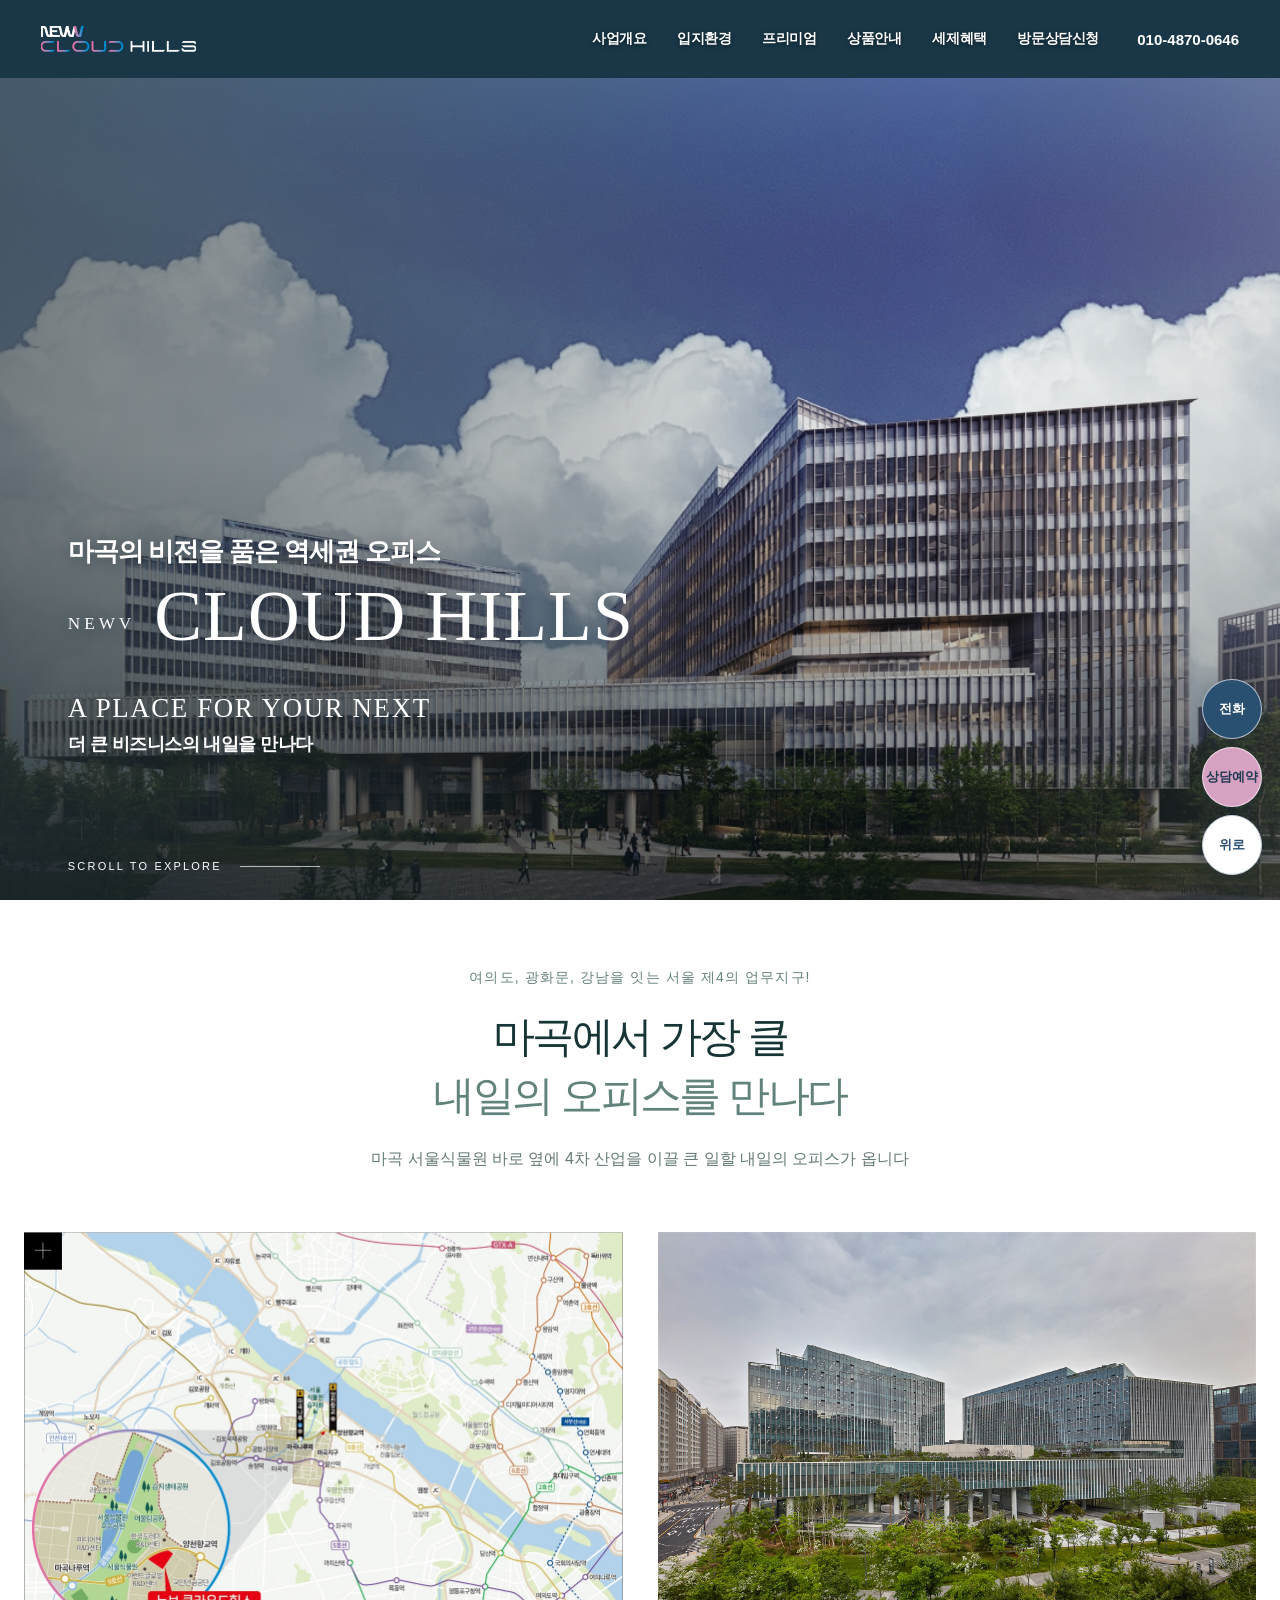
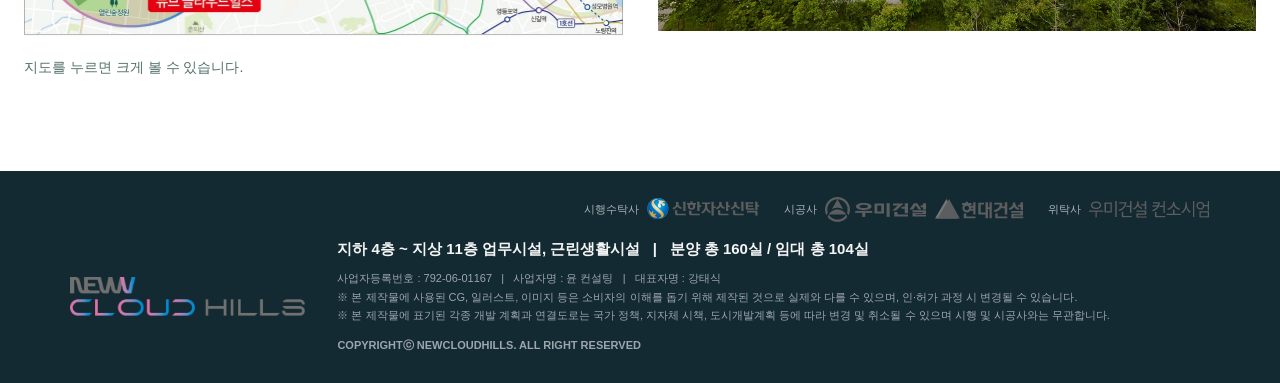
<file: environment.html>
<!doctype html><html lang="ko"><head><meta charset="utf-8"><meta name="viewport" content="width=device-width,initial-scale=1"><meta name="robots" content="index,follow"><meta name="description" content="뉴브 클라우드힐스 사업 위치, 건축 규모, 면적 및 시공사 안내"><meta property="og:image" content="https://cloudhills.vercel.app/assets/visual-bg-03.jpg"><meta property="og:image:alt" content="뉴브 클라우드힐스 건물 조감도"><meta name="twitter:card" content="summary_large_image"><meta name="twitter:image" content="https://cloudhills.vercel.app/assets/visual-bg-03.jpg"><meta property="og:type" content="website"><meta property="og:title" content="사업개요 | 뉴브 클라우드힐스"><meta property="og:description" content="뉴브 클라우드힐스 사업 위치, 건축 규모, 면적 및 시공사 안내"><title>입지환경 | 뉴브 클라우드힐스</title><link rel="stylesheet" href="style.css"></head><body data-page="environment"><header><a class="logo" href="index.html#home" aria-label="뉴브 클라우드힐스 홈"><img src="assets/main-logo-white.png" alt="NEWV CLOUD HILLS"></a><nav aria-label="주 메뉴"><a href="overview.html#overview" data-section="overview">사업개요</a><a href="environment.html#environment" data-section="environment">입지환경</a><a href="premium.html#premium" data-section="premium">프리미엄</a><a href="floor.html#floor" data-section="floor">상품안내</a><a href="tax.html#tax" data-section="tax">세제혜택</a><a href="contact.html#contact" data-section="contact">방문상담신청</a></nav><a class="header-phone" href="tel:01048700646" aria-label="전화 상담 010-4870-0646">010-4870-0646</a></header><main><section id="home" class="page home"><div class="home-message"><p class="hero-kicker">마곡의 비전을 품은 역세권 오피스</p><p class="hero-brand"><span>NEWV</span> CLOUD HILLS</p><p class="hero-english">A PLACE FOR YOUR NEXT</p><p class="hero-subtitle">더 큰 비즈니스의 내일을 만나다</p></div><div class="hero-scroll">SCROLL TO EXPLORE <span></span></div></section><section id="overview" class="page sub"><div class="section-heading sr-only"><h1>사업개요</h1></div><div class="content"><div class="overview-details"><h2>뉴브 클라우드힐스 사업개요</h2><dl><div><dt>사업명</dt><dd>뉴브 클라우드힐스</dd></div><div><dt>대지위치</dt><dd>강서구 마곡지구 D13블록</dd></div><div><dt>대지면적</dt><dd>15,006.4㎡</dd></div><div><dt>건축규모</dt><dd>지하 4층 / 지상 11층</dd></div><div><dt>건축면적</dt><dd>8,560.95㎡</dd></div><div><dt>용도</dt><dd>업무시설(지식산업센터)</dd></div><div><dt>연면적</dt><dd>99,651.66㎡</dd></div><div><dt>시행수탁사</dt><dd>신한자산신탁(주)</dd></div><div><dt>용적률</dt><dd>349.46%</dd></div><div><dt>시공사</dt><dd>우미건설(주), 현대건설(주)</dd></div><div><dt>건폐율</dt><dd>57.05%</dd></div><div><dt>위탁사</dt><dd>우미건설컨소시엄</dd></div><div><dt>설계사</dt><dd>(주)시아플랜건축사사무소</dd></div></dl></div><img class="full-image overview-mobile" src="assets/overview.jpg" alt="뉴브 클라우드힐스 사업개요"></div></section><section id="environment" class="page sub"><div class="section-heading sr-only"><h2>입지환경</h2></div><div class="content"><div class="location-heading"><p>여의도, 광화문, 강남을 잇는 서울 제4의 업무지구!</p><h2>마곡에서 가장 클<br><em>내일의 오피스를 만나다</em></h2><p>마곡 서울식물원 바로 옆에 4차 산업을 이끌 큰 일할 내일의 오피스가 옵니다</p></div><div class="location-visual"><div class="environment-image"><div class="map-crop"><img class="full-image map-trigger" src="assets/environment.jpg" alt="뉴브 클라우드힐스 입지환경 지도" tabindex="0" role="button" aria-label="입지환경 지도 확대 보기"></div></div><img class="location-photo" src="assets/completed-day.jpg" alt="뉴브 클라우드힐스 준공 사진"></div><p class="map-hint">지도를 누르면 크게 볼 수 있습니다.</p></div></section><section id="premium" class="page sub premium-page premium-redesign"><div class="premium-inner"><div class="premium-heading"><p class="eyebrow">NEWV CLOUD HILLS</p><h2>비즈니스의 내일을 여는<br><em>일곱 가지 프리미엄</em></h2><p>마곡의 입지와 자연, 비즈니스가 만나는 곳</p></div><div class="premium-cards"><article class="premium-card"><div class="premium-card-image premium-image-1" role="img" aria-label="교통 환경"></div><div class="premium-card-copy"><span>TRAFFIC</span><h3>쾌속교통망</h3><p>9호선·5호선·공항철도와 김포공항이 가까운 교통 환경. 올림픽대로와 공항대로를 통해 서울 주요 업무지구로 이동할 수 있습니다.</p></div></article><article class="premium-card"><div class="premium-card-image premium-image-2" role="img" aria-label="서울식물원"></div><div class="premium-card-copy"><span>GREENERY</span><h3>쾌적한 녹지환경</h3><p>서울식물원과 연계된 녹지축과 한강습지생태공원 등 쾌적한 자연을 누리는 업무 환경입니다.</p></div></article><article class="premium-card"><div class="premium-card-image premium-image-3" role="img" aria-label="연구 개발"></div><div class="premium-card-copy"><span>BUSINESS</span><h3>산업 인프라와 네트워크</h3><p>LG사이언스파크, 한국도레이, 롯데, 넥센, 이랜드 등 국내외 R&D 인프라와 비즈니스 네트워크를 만날 수 있습니다.</p></div></article><article class="premium-card"><div class="premium-card-image premium-image-4" role="img" aria-label="뉴브 클라우드힐스 전경"></div><div class="premium-card-copy"><span>LANDMARK</span><h3>랜드마크 스케일</h3><p>마곡업무지구 내 연면적 99,651.66㎡ 규모의 업무 공간에 비즈니스 네트워크와 인프라가 이어집니다.</p></div></article><article class="premium-card"><div class="premium-card-image premium-image-5" role="img" aria-label="도심 업무지구"></div><div class="premium-card-copy"><span>BUSINESS DISTRICT</span><h3>마곡 업무지구</h3><p>서울 3대 업무지구인 광화문·여의도·강남을 연결하는 마곡업무지구의 입지입니다.</p></div></article><article class="premium-card"><div class="premium-card-image premium-image-6" role="img" aria-label="마곡 업무지구 건물"></div><div class="premium-card-copy"><span>VISION</span><h3>미래 비전</h3><p>마곡 MICE 복합단지와 주변 개발 계획을 비롯한 서울 서부권의 미래 비전을 만납니다.</p></div></article><article class="premium-card"><div class="premium-card-image premium-image-7" role="img" aria-label="업무 상담"></div><div class="premium-card-copy"><span>BENEFIT</span><h3>세제 · 금융 혜택</h3><p>취득세·재산세 등 세제 혜택은 관련 법령과 사업 요건을 확인하시고 자세한 내용은 상담해 주세요.</p></div></article></div><p class="premium-disclaimer">※ 이미지 및 개발 계획은 소비자의 이해를 돕기 위한 것으로 실제와 다르거나 변경될 수 있습니다. 세제·금융 혜택은 관련 법령 및 개별 요건을 확인해 주세요.</p></div></section><section id="floor" class="page sub"><div class="section-heading sr-only"><h2>상품안내</h2></div><div class="content product-content"><div class="product-title"><span>NEWV CLOUD HILLS</span><h2>상품안내</h2><p>배치도와 층별 도면을 눌러 자세히 확인하세요.</p></div><div class="product-layout"><article class="product-panel"><div class="product-panel-heading"><h3>배치도</h3><span>이미지 클릭하여 확대</span></div><button class="plan-image-button" type="button" id="complex-zoom" aria-label="배치도 확대 보기"><img src="assets/complex.jpg" alt="뉴브 클라우드힐스 배치도"></button><p class="note">※ 각 시설의 설치 개소와 장소는 현장 여건 및 상품 개선 등에 따라 변경될 수 있으니 계약 시 확인하시기 바랍니다.</p></article><article class="product-panel"><div class="product-panel-heading"><h3>층별 도면</h3><span>이미지 클릭하여 확대</span></div><div class="floor-tabs" role="group" aria-label="층 선택"></div><button class="plan-image-button" type="button" id="floor-zoom" aria-label="선택한 층별 도면 확대 보기"><img id="floor-image" class="full-image" src="assets/floor_01.jpg" alt="B1F 층별 안내"></button><p class="note">※ 상기 CG는 소비자의 이해를 돕기 위해 제작된 것으로 실제와 다를 수 있습니다.<br>※ 상기 CG상의 호실 구분은 인허가 및 사업주체의 사정으로 변경될 수 있습니다.</p></article></div></div></section><section id="tax" class="page sub tax-section"><div class="tax-editorial"><div class="intro-photo" role="img" aria-label="뉴브 클라우드힐스 조감도"></div><div class="intro-copy"><p class="eyebrow">THE NEXT BUSINESS LANDMARK</p><h2>새로운 가능성이<br>시작되는 곳</h2><p class="intro-brand">NEWV <em>CLOUD HILLS</em></p><p>마곡의 중심에서 비즈니스의 미래를 그리다.<br>일과 일상, 사람과 가능성이 만나는 공간.</p></div><div class="tax-benefits"><p class="eyebrow">TAX &amp; FINANCIAL BENEFITS</p><h2>세제 · 금융 혜택</h2><div class="tax-grid"><article><span>01 / ACQUISITION TAX</span><h3>취득세 감면 혜택</h3><p>지식산업센터를 최초 분양받아 사업시설로 직접 사용하는 중소기업은 법령상 요건에 따라 취득세 감면 여부를 확인할 수 있습니다.</p></article><article><span>02 / PROPERTY TAX</span><h3>재산세 감면 혜택</h3><p>법정 요건을 충족하는 사업시설은 재산세 감면 대상이 될 수 있습니다. 적용 기간과 세부 요건을 확인해 주세요.</p></article><article><span>03 / BUSINESS FINANCE</span><h3>저금리 정책자금 연계</h3><p>중소기업 정책자금과 금융기관 상품을 상담할 수 있습니다. 융자 가능 여부와 한도는 기업 조건 및 심사 결과에 따라 달라집니다.</p></article><article><span>04 / VALUE ADDED TAX</span><h3>부가가치세 환급 안내</h3><p>과세사업자는 건물분 매입세액에 대해 요건을 충족하는 경우 공제 또는 환급을 신청할 수 있습니다.</p></article></div><p class="tax-note">※ 혜택은 취득 시점, 업종, 기업 요건 및 실사용 여부에 따라 달라집니다. 관할 지자체와 세무 전문가에게 적용 여부를 확인해 주세요.<br><a href="https://www.law.go.kr/법령/지방세특례제한법/제58조의2" target="_blank" rel="noopener">지방세특례제한법 제58조의2</a> · <a href="https://www.nts.go.kr/nts/cm/cntnts/cntntsView.do?cntntsId=7806" target="_blank" rel="noopener">국세청 부가가치세 안내</a></p></div></div></section><section id="contact" class="page sub"><div class="section-heading sr-only"><h2>방문상담신청</h2></div><div class="content contact-wrap"><div class="contact-heading"><span>VISIT CONSULTATION</span><h2>전문 상담 및<br>사전 방문예약</h2><p>희망하시는 일정과 상담 내용을 남겨주세요.<br>담당자가 확인 후 방문 일정을 안내합니다.</p></div><div class="visit-layout"><aside class="visit-info"><span>NEWV CLOUD HILLS</span><h3>비즈니스의 다음을<br>함께 이야기합니다.</h3><p>공간 구성과 공급 현황에 대한 상담을 안내합니다.</p><dl><dt>사업지</dt><dd>서울시 강서구 마곡동 779-1번지</dd><dt>예약 수신 이메일</dt><dd>kts641@hanmail.net</dd></dl><div class="visit-call"><div><small>직통 상담전화</small><strong>010-4870-0646</strong></div><a href="tel:01048700646">즉시 전화연결</a></div><p>신청만으로 방문 일정이 확정되지는 않습니다. 담당자의 확인 연락을 기다려 주세요.</p></aside><form id="visit-form"><h3>관심고객 등록 및 예약</h3><div class="fields"><label>성함 <b>*</b><input name="성함" autocomplete="name" required maxlength="50"></label><label>연락처 <b>*</b><input name="연락처" type="tel" autocomplete="tel" required maxlength="30" placeholder="010-0000-0000"></label><label>관심 분야 <b>*</b><select name="관심분야" required><option value="">선택해주세요</option><option>지식산업센터 분양 (실입주)</option><option>사옥 · 대형 평형 상담</option><option>소형 섹션오피스</option><option>근린생활시설(상가)</option><option>기타 상담</option></select></label><label>희망 면적<select name="희망면적"><option>선택해주세요</option><option>전용 10~25평</option><option>전용 30~50평</option><option>전용 60~100평</option><option>전용 200평 이상</option><option>별도 상담</option></select></label><label>방문 희망일자<input name="방문희망일" type="date"></label><label>방문 희망시간<select name="방문희망시간"><option>오전 (10:00~12:00)</option><option>오후 (13:00~15:00)</option><option>오후 (15:00~17:00)</option><option>별도 협의</option></select></label><label class="full">문의 및 요청사항<textarea name="문의사항" rows="4" maxlength="2000" placeholder="업종, 입주 희망 시기 등 상담 내용을 남겨주세요."></textarea></label></div><details><summary>개인정보 수집 · 이용 안내</summary><p>수집 항목: 성함, 연락처, 관심 분야, 희망 면적, 방문 희망일·시간, 문의사항<br>이용 목적: 분양 상담 및 방문 일정 조율<br>수신처: kts641@hanmail.net<br>보유 기간: 상담 완료 후 90일 이내 삭제<br>전송 서비스: FormSubmit(입력 내용을 이메일로 전달)<br>동의를 거부할 수 있으나 예약 접수가 제한됩니다.</p></details><label class="consent"><input type="checkbox" required checked> 개인정보 수집 및 이용에 동의합니다. (필수)</label><input name="_honey" tabindex="-1" autocomplete="off" class="honey" aria-hidden="true"><button class="submit" type="submit">사전 방문예약 신청하기</button><p id="status" role="status" aria-live="polite"></p></form></div></div></section></main><footer class="site-footer"><div class="footer-inner"><div class="footer-brands" aria-label="사업 관계사"><div><span>시행수탁사</span><img src="assets/shinhan.png" alt="신한자산신탁"></div><div><span>시공사</span><img src="assets/woomi-01.png" alt="우미건설"><img src="assets/hyundai.png" alt="현대건설"></div><div><span>위탁사</span><img src="assets/woomi-02.png" alt="우미건설 컨소시엄"></div></div><div class="footer-main"><img class="footer-logo" src="assets/footer-logo.png" alt="뉴브 클라우드힐스"><div><strong>지하 4층 ~ 지상 11층 업무시설, 근린생활시설 &nbsp; | &nbsp; 분양 총 160실 / 임대 총 104실</strong><p>사업자등록번호 : 792-06-01167 &nbsp; | &nbsp; 사업자명 : 윤 컨설팅 &nbsp; | &nbsp; 대표자명 : 강태식<br>※ 본 제작물에 사용된 CG, 일러스트, 이미지 등은 소비자의 이해를 돕기 위해 제작된 것으로 실제와 다를 수 있으며, 인·허가 과정 시 변경될 수 있습니다.<br>※ 본 제작물에 표기된 각종 개발 계획과 연결도로는 국가 정책, 지자체 시책, 도시개발계획 등에 따라 변경 및 취소될 수 있으며 시행 및 시공사와는 무관합니다.</p><small>COPYRIGHTⓒ NEWCLOUDHILLS. ALL RIGHT RESERVED</small></div></div></div></footer><dialog class="floor-dialog" aria-label="도면 확대"><div class="floor-dialog-bar"><span id="floor-dialog-title">층별 도면</span><div class="floor-dialog-controls"><button type="button" id="floor-zoom-toggle" aria-pressed="false">확대 +</button><button type="button" id="floor-dialog-close">닫기</button></div></div><div class="floor-dialog-content"><img id="floor-dialog-image" alt=""></div></dialog><dialog class="map-dialog" aria-label="입지환경 지도 확대"><div class="map-dialog-bar"><strong>입지환경 지도</strong><button type="button" class="map-close">닫기</button></div><div class="map-dialog-scroll" tabindex="0" aria-label="확대된 지도를 상하좌우로 이동"><div class="map-dialog-image"><img src="assets/environment.jpg" alt="뉴브 클라우드힐스 입지환경 지도"><span class="hide-zoom-label" aria-hidden="true"></span><span class="hide-zoom-box" aria-hidden="true"></span></div></div><p>손가락으로 움직여 지도를 살펴보세요.</p></dialog><aside class="quick-actions" aria-label="빠른 메뉴"><a href="tel:01048700646" aria-label="전화 상담 연결">전화</a><a href="contact.html#contact" data-quick-contact>상담예약</a><a href="#home" data-quick-top>위로</a></aside><script src="app.js"></script></body></html>
</file>
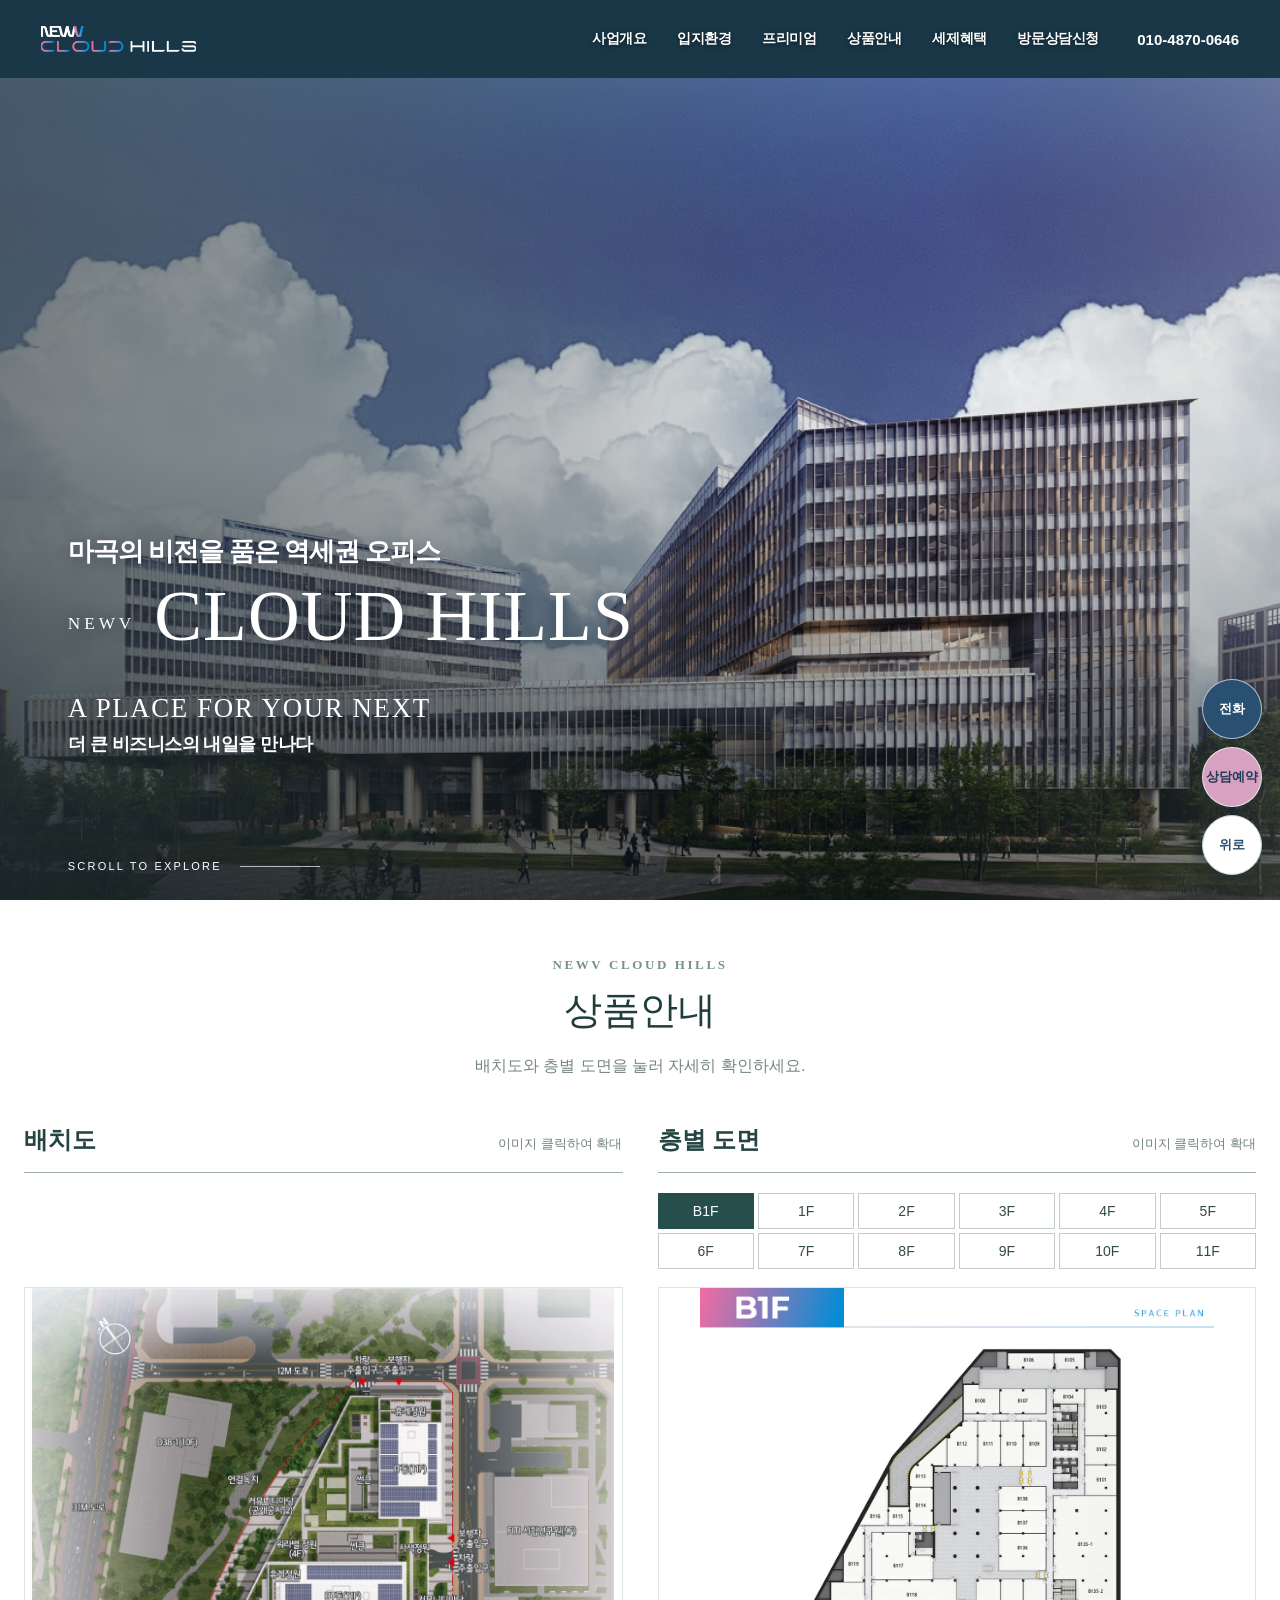
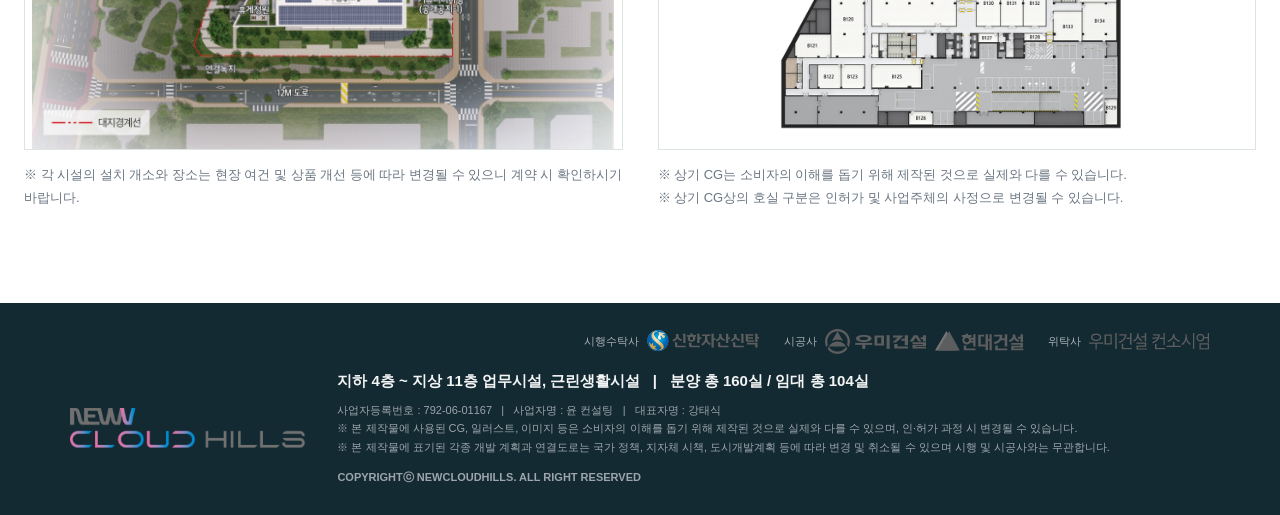
<file: floor.html>
<!doctype html><html lang="ko"><head><meta charset="utf-8"><meta name="viewport" content="width=device-width,initial-scale=1"><meta name="robots" content="index,follow"><meta name="description" content="뉴브 클라우드힐스 B1층부터 11층까지 층별 공간 안내"><meta property="og:image" content="https://cloudhills.vercel.app/assets/visual-bg-03.jpg"><meta property="og:image:alt" content="뉴브 클라우드힐스 건물 조감도"><meta name="twitter:card" content="summary_large_image"><meta name="twitter:image" content="https://cloudhills.vercel.app/assets/visual-bg-03.jpg"><meta property="og:type" content="website"><meta property="og:title" content="층별안내 | 뉴브 클라우드힐스"><meta property="og:description" content="뉴브 클라우드힐스 B1층부터 11층까지 층별 공간 안내"><title>층별안내 | 뉴브 클라우드힐스</title><link rel="stylesheet" href="style.css"></head><body data-page="floor"><header><a class="logo" href="index.html#home" aria-label="뉴브 클라우드힐스 홈"><img src="assets/main-logo-white.png" alt="NEWV CLOUD HILLS"></a><nav aria-label="주 메뉴"><a href="overview.html#overview" data-section="overview">사업개요</a><a href="environment.html#environment" data-section="environment">입지환경</a><a href="premium.html#premium" data-section="premium">프리미엄</a><a href="floor.html#floor" data-section="floor">상품안내</a><a href="tax.html#tax" data-section="tax">세제혜택</a><a href="contact.html#contact" data-section="contact">방문상담신청</a></nav><a class="header-phone" href="tel:01048700646" aria-label="전화 상담 010-4870-0646">010-4870-0646</a></header><main><section id="home" class="page home"><div class="home-message"><p class="hero-kicker">마곡의 비전을 품은 역세권 오피스</p><p class="hero-brand"><span>NEWV</span> CLOUD HILLS</p><p class="hero-english">A PLACE FOR YOUR NEXT</p><p class="hero-subtitle">더 큰 비즈니스의 내일을 만나다</p></div><div class="hero-scroll">SCROLL TO EXPLORE <span></span></div></section><section id="overview" class="page sub"><div class="section-heading sr-only"><h2>사업개요</h2></div><div class="content"><div class="overview-details"><h2>뉴브 클라우드힐스 사업개요</h2><dl><div><dt>사업명</dt><dd>뉴브 클라우드힐스</dd></div><div><dt>대지위치</dt><dd>강서구 마곡지구 D13블록</dd></div><div><dt>대지면적</dt><dd>15,006.4㎡</dd></div><div><dt>건축규모</dt><dd>지하 4층 / 지상 11층</dd></div><div><dt>건축면적</dt><dd>8,560.95㎡</dd></div><div><dt>용도</dt><dd>업무시설(지식산업센터)</dd></div><div><dt>연면적</dt><dd>99,651.66㎡</dd></div><div><dt>시행수탁사</dt><dd>신한자산신탁(주)</dd></div><div><dt>용적률</dt><dd>349.46%</dd></div><div><dt>시공사</dt><dd>우미건설(주), 현대건설(주)</dd></div><div><dt>건폐율</dt><dd>57.05%</dd></div><div><dt>위탁사</dt><dd>우미건설컨소시엄</dd></div><div><dt>설계사</dt><dd>(주)시아플랜건축사사무소</dd></div></dl></div><img class="full-image overview-mobile" src="assets/overview.jpg" alt="뉴브 클라우드힐스 사업개요"></div></section><section id="environment" class="page sub"><div class="section-heading sr-only"><h2>입지환경</h2></div><div class="content"><div class="location-heading"><p>여의도, 광화문, 강남을 잇는 서울 제4의 업무지구!</p><h2>마곡에서 가장 클<br><em>내일의 오피스를 만나다</em></h2><p>마곡 서울식물원 바로 옆에 4차 산업을 이끌 큰 일할 내일의 오피스가 옵니다</p></div><div class="location-visual"><div class="environment-image"><div class="map-crop"><img class="full-image map-trigger" src="assets/environment.jpg" alt="뉴브 클라우드힐스 입지환경 지도" tabindex="0" role="button" aria-label="입지환경 지도 확대 보기"></div></div><img class="location-photo" src="assets/completed-day.jpg" alt="뉴브 클라우드힐스 준공 사진"></div><p class="map-hint">지도를 누르면 크게 볼 수 있습니다.</p></div></section><section id="premium" class="page sub premium-page premium-redesign"><div class="premium-inner"><div class="premium-heading"><p class="eyebrow">NEWV CLOUD HILLS</p><h2>비즈니스의 내일을 여는<br><em>일곱 가지 프리미엄</em></h2><p>마곡의 입지와 자연, 비즈니스가 만나는 곳</p></div><div class="premium-cards"><article class="premium-card"><div class="premium-card-image premium-image-1" role="img" aria-label="교통 환경"></div><div class="premium-card-copy"><span>TRAFFIC</span><h3>쾌속교통망</h3><p>9호선·5호선·공항철도와 김포공항이 가까운 교통 환경. 올림픽대로와 공항대로를 통해 서울 주요 업무지구로 이동할 수 있습니다.</p></div></article><article class="premium-card"><div class="premium-card-image premium-image-2" role="img" aria-label="서울식물원"></div><div class="premium-card-copy"><span>GREENERY</span><h3>쾌적한 녹지환경</h3><p>서울식물원과 연계된 녹지축과 한강습지생태공원 등 쾌적한 자연을 누리는 업무 환경입니다.</p></div></article><article class="premium-card"><div class="premium-card-image premium-image-3" role="img" aria-label="연구 개발"></div><div class="premium-card-copy"><span>BUSINESS</span><h3>산업 인프라와 네트워크</h3><p>LG사이언스파크, 한국도레이, 롯데, 넥센, 이랜드 등 국내외 R&D 인프라와 비즈니스 네트워크를 만날 수 있습니다.</p></div></article><article class="premium-card"><div class="premium-card-image premium-image-4" role="img" aria-label="뉴브 클라우드힐스 전경"></div><div class="premium-card-copy"><span>LANDMARK</span><h3>랜드마크 스케일</h3><p>마곡업무지구 내 연면적 99,651.66㎡ 규모의 업무 공간에 비즈니스 네트워크와 인프라가 이어집니다.</p></div></article><article class="premium-card"><div class="premium-card-image premium-image-5" role="img" aria-label="도심 업무지구"></div><div class="premium-card-copy"><span>BUSINESS DISTRICT</span><h3>마곡 업무지구</h3><p>서울 3대 업무지구인 광화문·여의도·강남을 연결하는 마곡업무지구의 입지입니다.</p></div></article><article class="premium-card"><div class="premium-card-image premium-image-6" role="img" aria-label="마곡 업무지구 건물"></div><div class="premium-card-copy"><span>VISION</span><h3>미래 비전</h3><p>마곡 MICE 복합단지와 주변 개발 계획을 비롯한 서울 서부권의 미래 비전을 만납니다.</p></div></article><article class="premium-card"><div class="premium-card-image premium-image-7" role="img" aria-label="업무 상담"></div><div class="premium-card-copy"><span>BENEFIT</span><h3>세제 · 금융 혜택</h3><p>취득세·재산세 등 세제 혜택은 관련 법령과 사업 요건을 확인하시고 자세한 내용은 상담해 주세요.</p></div></article></div><p class="premium-disclaimer">※ 이미지 및 개발 계획은 소비자의 이해를 돕기 위한 것으로 실제와 다르거나 변경될 수 있습니다. 세제·금융 혜택은 관련 법령 및 개별 요건을 확인해 주세요.</p></div></section><section id="floor" class="page sub"><div class="section-heading sr-only"><h2>상품안내</h2></div><div class="content product-content"><div class="product-title"><span>NEWV CLOUD HILLS</span><h2>상품안내</h2><p>배치도와 층별 도면을 눌러 자세히 확인하세요.</p></div><div class="product-layout"><article class="product-panel"><div class="product-panel-heading"><h3>배치도</h3><span>이미지 클릭하여 확대</span></div><button class="plan-image-button" type="button" id="complex-zoom" aria-label="배치도 확대 보기"><img src="assets/complex.jpg" alt="뉴브 클라우드힐스 배치도"></button><p class="note">※ 각 시설의 설치 개소와 장소는 현장 여건 및 상품 개선 등에 따라 변경될 수 있으니 계약 시 확인하시기 바랍니다.</p></article><article class="product-panel"><div class="product-panel-heading"><h3>층별 도면</h3><span>이미지 클릭하여 확대</span></div><div class="floor-tabs" role="group" aria-label="층 선택"></div><button class="plan-image-button" type="button" id="floor-zoom" aria-label="선택한 층별 도면 확대 보기"><img id="floor-image" class="full-image" src="assets/floor_01.jpg" alt="B1F 층별 안내"></button><p class="note">※ 상기 CG는 소비자의 이해를 돕기 위해 제작된 것으로 실제와 다를 수 있습니다.<br>※ 상기 CG상의 호실 구분은 인허가 및 사업주체의 사정으로 변경될 수 있습니다.</p></article></div></div></section><section id="tax" class="page sub tax-section"><div class="tax-editorial"><div class="intro-photo" role="img" aria-label="뉴브 클라우드힐스 조감도"></div><div class="intro-copy"><p class="eyebrow">THE NEXT BUSINESS LANDMARK</p><h2>새로운 가능성이<br>시작되는 곳</h2><p class="intro-brand">NEWV <em>CLOUD HILLS</em></p><p>마곡의 중심에서 비즈니스의 미래를 그리다.<br>일과 일상, 사람과 가능성이 만나는 공간.</p></div><div class="tax-benefits"><p class="eyebrow">TAX &amp; FINANCIAL BENEFITS</p><h2>세제 · 금융 혜택</h2><div class="tax-grid"><article><span>01 / ACQUISITION TAX</span><h3>취득세 감면 혜택</h3><p>지식산업센터를 최초 분양받아 사업시설로 직접 사용하는 중소기업은 법령상 요건에 따라 취득세 감면 여부를 확인할 수 있습니다.</p></article><article><span>02 / PROPERTY TAX</span><h3>재산세 감면 혜택</h3><p>법정 요건을 충족하는 사업시설은 재산세 감면 대상이 될 수 있습니다. 적용 기간과 세부 요건을 확인해 주세요.</p></article><article><span>03 / BUSINESS FINANCE</span><h3>저금리 정책자금 연계</h3><p>중소기업 정책자금과 금융기관 상품을 상담할 수 있습니다. 융자 가능 여부와 한도는 기업 조건 및 심사 결과에 따라 달라집니다.</p></article><article><span>04 / VALUE ADDED TAX</span><h3>부가가치세 환급 안내</h3><p>과세사업자는 건물분 매입세액에 대해 요건을 충족하는 경우 공제 또는 환급을 신청할 수 있습니다.</p></article></div><p class="tax-note">※ 혜택은 취득 시점, 업종, 기업 요건 및 실사용 여부에 따라 달라집니다. 관할 지자체와 세무 전문가에게 적용 여부를 확인해 주세요.<br><a href="https://www.law.go.kr/법령/지방세특례제한법/제58조의2" target="_blank" rel="noopener">지방세특례제한법 제58조의2</a> · <a href="https://www.nts.go.kr/nts/cm/cntnts/cntntsView.do?cntntsId=7806" target="_blank" rel="noopener">국세청 부가가치세 안내</a></p></div></div></section><section id="contact" class="page sub"><div class="section-heading sr-only"><h2>방문상담신청</h2></div><div class="content contact-wrap"><div class="contact-heading"><span>VISIT CONSULTATION</span><h2>전문 상담 및<br>사전 방문예약</h2><p>희망하시는 일정과 상담 내용을 남겨주세요.<br>담당자가 확인 후 방문 일정을 안내합니다.</p></div><div class="visit-layout"><aside class="visit-info"><span>NEWV CLOUD HILLS</span><h3>비즈니스의 다음을<br>함께 이야기합니다.</h3><p>공간 구성과 공급 현황에 대한 상담을 안내합니다.</p><dl><dt>사업지</dt><dd>서울시 강서구 마곡동 779-1번지</dd><dt>예약 수신 이메일</dt><dd>kts641@hanmail.net</dd></dl><div class="visit-call"><div><small>직통 상담전화</small><strong>010-4870-0646</strong></div><a href="tel:01048700646">즉시 전화연결</a></div><p>신청만으로 방문 일정이 확정되지는 않습니다. 담당자의 확인 연락을 기다려 주세요.</p></aside><form id="visit-form"><h3>관심고객 등록 및 예약</h3><div class="fields"><label>성함 <b>*</b><input name="성함" autocomplete="name" required maxlength="50"></label><label>연락처 <b>*</b><input name="연락처" type="tel" autocomplete="tel" required maxlength="30" placeholder="010-0000-0000"></label><label>관심 분야 <b>*</b><select name="관심분야" required><option value="">선택해주세요</option><option>지식산업센터 분양 (실입주)</option><option>사옥 · 대형 평형 상담</option><option>소형 섹션오피스</option><option>근린생활시설(상가)</option><option>기타 상담</option></select></label><label>희망 면적<select name="희망면적"><option>선택해주세요</option><option>전용 10~25평</option><option>전용 30~50평</option><option>전용 60~100평</option><option>전용 200평 이상</option><option>별도 상담</option></select></label><label>방문 희망일자<input name="방문희망일" type="date"></label><label>방문 희망시간<select name="방문희망시간"><option>오전 (10:00~12:00)</option><option>오후 (13:00~15:00)</option><option>오후 (15:00~17:00)</option><option>별도 협의</option></select></label><label class="full">문의 및 요청사항<textarea name="문의사항" rows="4" maxlength="2000" placeholder="업종, 입주 희망 시기 등 상담 내용을 남겨주세요."></textarea></label></div><details><summary>개인정보 수집 · 이용 안내</summary><p>수집 항목: 성함, 연락처, 관심 분야, 희망 면적, 방문 희망일·시간, 문의사항<br>이용 목적: 분양 상담 및 방문 일정 조율<br>수신처: kts641@hanmail.net<br>보유 기간: 상담 완료 후 90일 이내 삭제<br>전송 서비스: FormSubmit(입력 내용을 이메일로 전달)<br>동의를 거부할 수 있으나 예약 접수가 제한됩니다.</p></details><label class="consent"><input type="checkbox" required checked> 개인정보 수집 및 이용에 동의합니다. (필수)</label><input name="_honey" tabindex="-1" autocomplete="off" class="honey" aria-hidden="true"><button class="submit" type="submit">사전 방문예약 신청하기</button><p id="status" role="status" aria-live="polite"></p></form></div></div></section></main><footer class="site-footer"><div class="footer-inner"><div class="footer-brands" aria-label="사업 관계사"><div><span>시행수탁사</span><img src="assets/shinhan.png" alt="신한자산신탁"></div><div><span>시공사</span><img src="assets/woomi-01.png" alt="우미건설"><img src="assets/hyundai.png" alt="현대건설"></div><div><span>위탁사</span><img src="assets/woomi-02.png" alt="우미건설 컨소시엄"></div></div><div class="footer-main"><img class="footer-logo" src="assets/footer-logo.png" alt="뉴브 클라우드힐스"><div><strong>지하 4층 ~ 지상 11층 업무시설, 근린생활시설 &nbsp; | &nbsp; 분양 총 160실 / 임대 총 104실</strong><p>사업자등록번호 : 792-06-01167 &nbsp; | &nbsp; 사업자명 : 윤 컨설팅 &nbsp; | &nbsp; 대표자명 : 강태식<br>※ 본 제작물에 사용된 CG, 일러스트, 이미지 등은 소비자의 이해를 돕기 위해 제작된 것으로 실제와 다를 수 있으며, 인·허가 과정 시 변경될 수 있습니다.<br>※ 본 제작물에 표기된 각종 개발 계획과 연결도로는 국가 정책, 지자체 시책, 도시개발계획 등에 따라 변경 및 취소될 수 있으며 시행 및 시공사와는 무관합니다.</p><small>COPYRIGHTⓒ NEWCLOUDHILLS. ALL RIGHT RESERVED</small></div></div></div></footer><dialog class="floor-dialog" aria-label="도면 확대"><div class="floor-dialog-bar"><span id="floor-dialog-title">층별 도면</span><div class="floor-dialog-controls"><button type="button" id="floor-zoom-toggle" aria-pressed="false">확대 +</button><button type="button" id="floor-dialog-close">닫기</button></div></div><div class="floor-dialog-content"><img id="floor-dialog-image" alt=""></div></dialog><dialog class="map-dialog" aria-label="입지환경 지도 확대"><div class="map-dialog-bar"><strong>입지환경 지도</strong><button type="button" class="map-close">닫기</button></div><div class="map-dialog-scroll" tabindex="0" aria-label="확대된 지도를 상하좌우로 이동"><div class="map-dialog-image"><img src="assets/environment.jpg" alt="뉴브 클라우드힐스 입지환경 지도"><span class="hide-zoom-label" aria-hidden="true"></span><span class="hide-zoom-box" aria-hidden="true"></span></div></div><p>손가락으로 움직여 지도를 살펴보세요.</p></dialog><aside class="quick-actions" aria-label="빠른 메뉴"><a href="tel:01048700646" aria-label="전화 상담 연결">전화</a><a href="contact.html#contact" data-quick-contact>상담예약</a><a href="#home" data-quick-top>위로</a></aside><script src="app.js"></script></body></html>
</file>
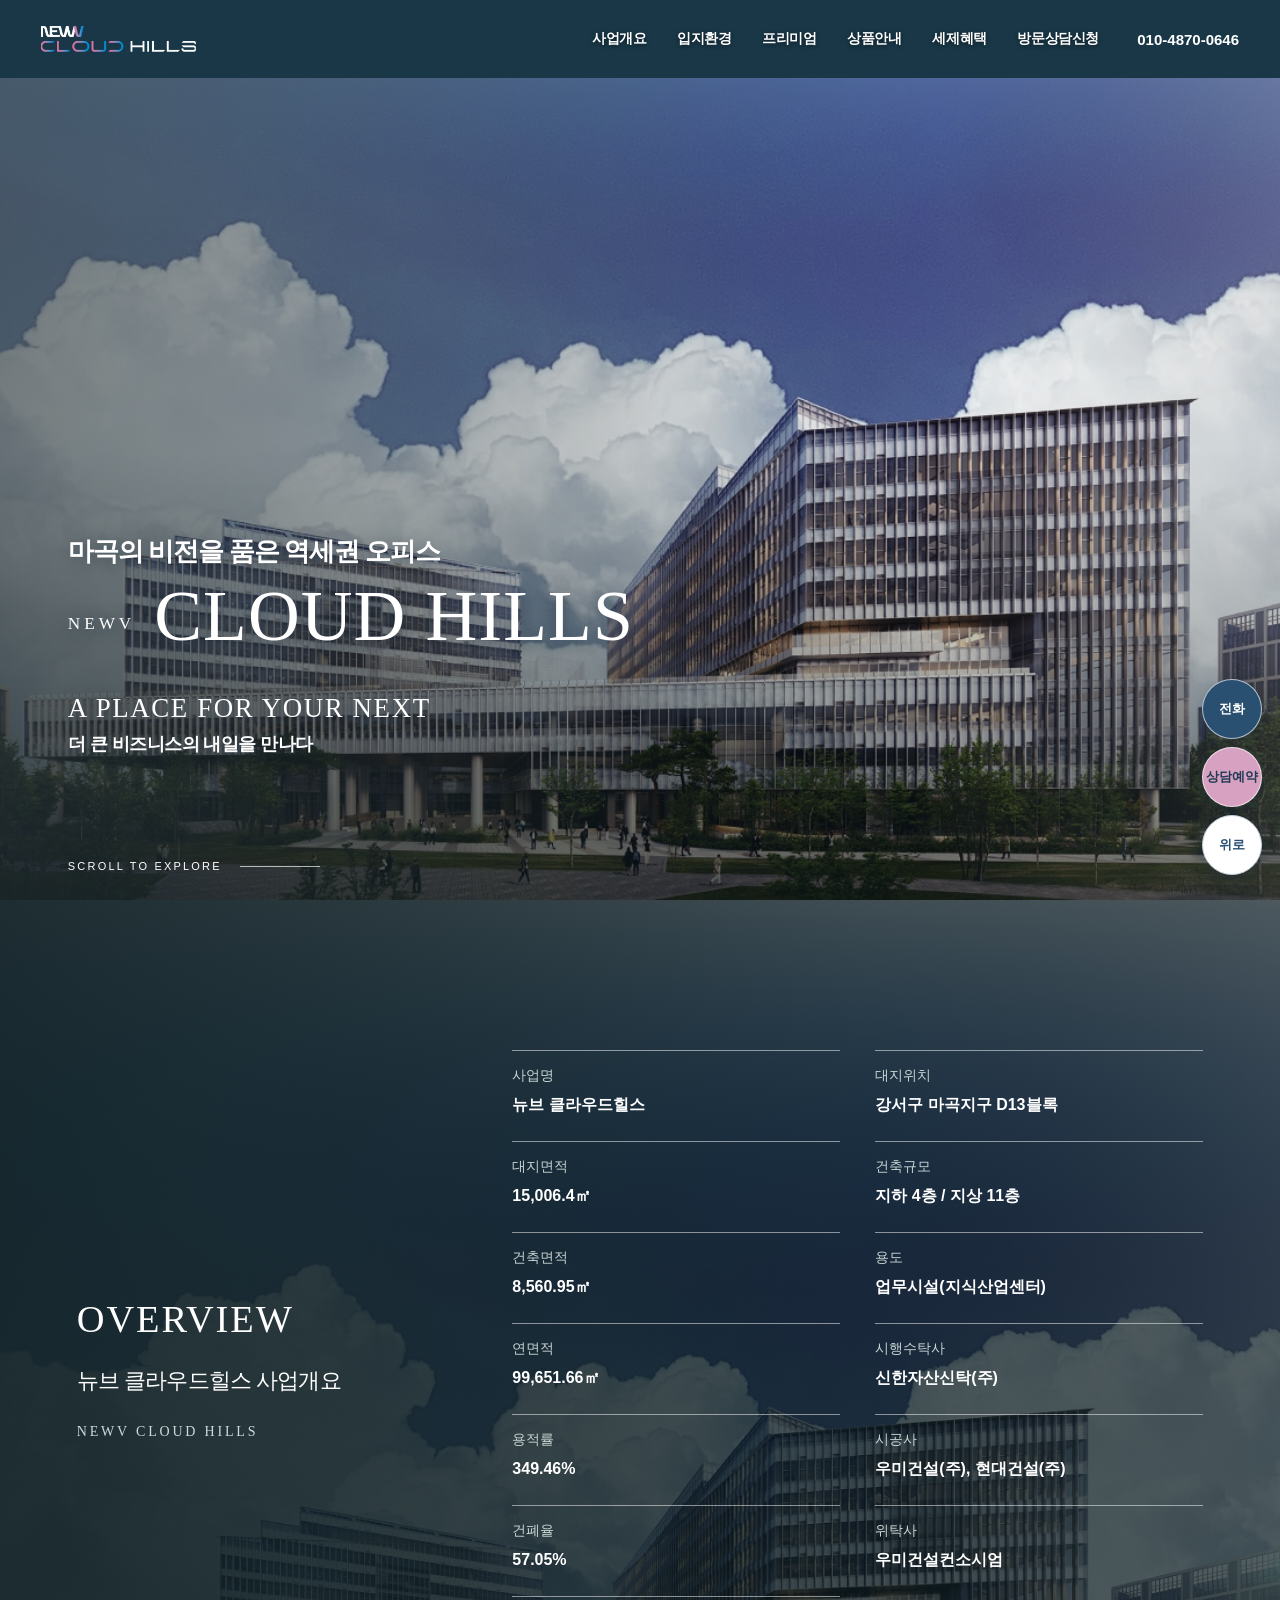
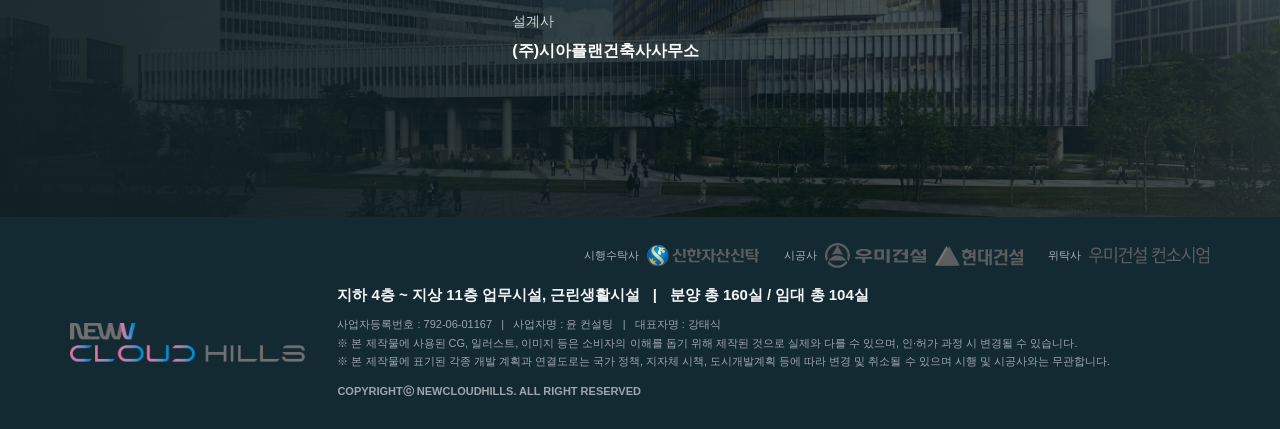
<file: overview.html>
<!doctype html><html lang="ko"><head><meta charset="utf-8"><meta name="viewport" content="width=device-width,initial-scale=1"><meta name="robots" content="index,follow"><meta name="description" content="뉴브 클라우드힐스 사업 위치, 건축 규모, 면적 및 시공사 안내"><meta property="og:image" content="https://cloudhills.vercel.app/assets/visual-bg-03.jpg"><meta property="og:image:alt" content="뉴브 클라우드힐스 건물 조감도"><meta name="twitter:card" content="summary_large_image"><meta name="twitter:image" content="https://cloudhills.vercel.app/assets/visual-bg-03.jpg"><meta property="og:type" content="website"><meta property="og:title" content="사업개요 | 뉴브 클라우드힐스"><meta property="og:description" content="뉴브 클라우드힐스 사업 위치, 건축 규모, 면적 및 시공사 안내"><title>사업개요 | 뉴브 클라우드힐스</title><link rel="stylesheet" href="style.css"></head><body data-page="overview"><header><a class="logo" href="index.html#home" aria-label="뉴브 클라우드힐스 홈"><img src="assets/main-logo-white.png" alt="NEWV CLOUD HILLS"></a><nav aria-label="주 메뉴"><a href="overview.html#overview" data-section="overview">사업개요</a><a href="environment.html#environment" data-section="environment">입지환경</a><a href="premium.html#premium" data-section="premium">프리미엄</a><a href="floor.html#floor" data-section="floor">상품안내</a><a href="tax.html#tax" data-section="tax">세제혜택</a><a href="contact.html#contact" data-section="contact">방문상담신청</a></nav><a class="header-phone" href="tel:01048700646" aria-label="전화 상담 010-4870-0646">010-4870-0646</a></header><main><section id="home" class="page home"><div class="home-message"><p class="hero-kicker">마곡의 비전을 품은 역세권 오피스</p><p class="hero-brand"><span>NEWV</span> CLOUD HILLS</p><p class="hero-english">A PLACE FOR YOUR NEXT</p><p class="hero-subtitle">더 큰 비즈니스의 내일을 만나다</p></div><div class="hero-scroll">SCROLL TO EXPLORE <span></span></div></section><section id="overview" class="page sub"><div class="section-heading sr-only"><h1>사업개요</h1></div><div class="content"><div class="overview-details"><h2>뉴브 클라우드힐스 사업개요</h2><dl><div><dt>사업명</dt><dd>뉴브 클라우드힐스</dd></div><div><dt>대지위치</dt><dd>강서구 마곡지구 D13블록</dd></div><div><dt>대지면적</dt><dd>15,006.4㎡</dd></div><div><dt>건축규모</dt><dd>지하 4층 / 지상 11층</dd></div><div><dt>건축면적</dt><dd>8,560.95㎡</dd></div><div><dt>용도</dt><dd>업무시설(지식산업센터)</dd></div><div><dt>연면적</dt><dd>99,651.66㎡</dd></div><div><dt>시행수탁사</dt><dd>신한자산신탁(주)</dd></div><div><dt>용적률</dt><dd>349.46%</dd></div><div><dt>시공사</dt><dd>우미건설(주), 현대건설(주)</dd></div><div><dt>건폐율</dt><dd>57.05%</dd></div><div><dt>위탁사</dt><dd>우미건설컨소시엄</dd></div><div><dt>설계사</dt><dd>(주)시아플랜건축사사무소</dd></div></dl></div><img class="full-image overview-mobile" src="assets/overview.jpg" alt="뉴브 클라우드힐스 사업개요"></div></section><section id="environment" class="page sub"><div class="section-heading sr-only"><h2>입지환경</h2></div><div class="content"><div class="location-heading"><p>여의도, 광화문, 강남을 잇는 서울 제4의 업무지구!</p><h2>마곡에서 가장 클<br><em>내일의 오피스를 만나다</em></h2><p>마곡 서울식물원 바로 옆에 4차 산업을 이끌 큰 일할 내일의 오피스가 옵니다</p></div><div class="location-visual"><div class="environment-image"><div class="map-crop"><img class="full-image map-trigger" src="assets/environment.jpg" alt="뉴브 클라우드힐스 입지환경 지도" tabindex="0" role="button" aria-label="입지환경 지도 확대 보기"></div></div><img class="location-photo" src="assets/completed-day.jpg" alt="뉴브 클라우드힐스 준공 사진"></div><p class="map-hint">지도를 누르면 크게 볼 수 있습니다.</p></div></section><section id="premium" class="page sub premium-page premium-redesign"><div class="premium-inner"><div class="premium-heading"><p class="eyebrow">NEWV CLOUD HILLS</p><h2>비즈니스의 내일을 여는<br><em>일곱 가지 프리미엄</em></h2><p>마곡의 입지와 자연, 비즈니스가 만나는 곳</p></div><div class="premium-cards"><article class="premium-card"><div class="premium-card-image premium-image-1" role="img" aria-label="교통 환경"></div><div class="premium-card-copy"><span>TRAFFIC</span><h3>쾌속교통망</h3><p>9호선·5호선·공항철도와 김포공항이 가까운 교통 환경. 올림픽대로와 공항대로를 통해 서울 주요 업무지구로 이동할 수 있습니다.</p></div></article><article class="premium-card"><div class="premium-card-image premium-image-2" role="img" aria-label="서울식물원"></div><div class="premium-card-copy"><span>GREENERY</span><h3>쾌적한 녹지환경</h3><p>서울식물원과 연계된 녹지축과 한강습지생태공원 등 쾌적한 자연을 누리는 업무 환경입니다.</p></div></article><article class="premium-card"><div class="premium-card-image premium-image-3" role="img" aria-label="연구 개발"></div><div class="premium-card-copy"><span>BUSINESS</span><h3>산업 인프라와 네트워크</h3><p>LG사이언스파크, 한국도레이, 롯데, 넥센, 이랜드 등 국내외 R&D 인프라와 비즈니스 네트워크를 만날 수 있습니다.</p></div></article><article class="premium-card"><div class="premium-card-image premium-image-4" role="img" aria-label="뉴브 클라우드힐스 전경"></div><div class="premium-card-copy"><span>LANDMARK</span><h3>랜드마크 스케일</h3><p>마곡업무지구 내 연면적 99,651.66㎡ 규모의 업무 공간에 비즈니스 네트워크와 인프라가 이어집니다.</p></div></article><article class="premium-card"><div class="premium-card-image premium-image-5" role="img" aria-label="도심 업무지구"></div><div class="premium-card-copy"><span>BUSINESS DISTRICT</span><h3>마곡 업무지구</h3><p>서울 3대 업무지구인 광화문·여의도·강남을 연결하는 마곡업무지구의 입지입니다.</p></div></article><article class="premium-card"><div class="premium-card-image premium-image-6" role="img" aria-label="마곡 업무지구 건물"></div><div class="premium-card-copy"><span>VISION</span><h3>미래 비전</h3><p>마곡 MICE 복합단지와 주변 개발 계획을 비롯한 서울 서부권의 미래 비전을 만납니다.</p></div></article><article class="premium-card"><div class="premium-card-image premium-image-7" role="img" aria-label="업무 상담"></div><div class="premium-card-copy"><span>BENEFIT</span><h3>세제 · 금융 혜택</h3><p>취득세·재산세 등 세제 혜택은 관련 법령과 사업 요건을 확인하시고 자세한 내용은 상담해 주세요.</p></div></article></div><p class="premium-disclaimer">※ 이미지 및 개발 계획은 소비자의 이해를 돕기 위한 것으로 실제와 다르거나 변경될 수 있습니다. 세제·금융 혜택은 관련 법령 및 개별 요건을 확인해 주세요.</p></div></section><section id="floor" class="page sub"><div class="section-heading sr-only"><h2>상품안내</h2></div><div class="content product-content"><div class="product-title"><span>NEWV CLOUD HILLS</span><h2>상품안내</h2><p>배치도와 층별 도면을 눌러 자세히 확인하세요.</p></div><div class="product-layout"><article class="product-panel"><div class="product-panel-heading"><h3>배치도</h3><span>이미지 클릭하여 확대</span></div><button class="plan-image-button" type="button" id="complex-zoom" aria-label="배치도 확대 보기"><img src="assets/complex.jpg" alt="뉴브 클라우드힐스 배치도"></button><p class="note">※ 각 시설의 설치 개소와 장소는 현장 여건 및 상품 개선 등에 따라 변경될 수 있으니 계약 시 확인하시기 바랍니다.</p></article><article class="product-panel"><div class="product-panel-heading"><h3>층별 도면</h3><span>이미지 클릭하여 확대</span></div><div class="floor-tabs" role="group" aria-label="층 선택"></div><button class="plan-image-button" type="button" id="floor-zoom" aria-label="선택한 층별 도면 확대 보기"><img id="floor-image" class="full-image" src="assets/floor_01.jpg" alt="B1F 층별 안내"></button><p class="note">※ 상기 CG는 소비자의 이해를 돕기 위해 제작된 것으로 실제와 다를 수 있습니다.<br>※ 상기 CG상의 호실 구분은 인허가 및 사업주체의 사정으로 변경될 수 있습니다.</p></article></div></div></section><section id="tax" class="page sub tax-section"><div class="tax-editorial"><div class="intro-photo" role="img" aria-label="뉴브 클라우드힐스 조감도"></div><div class="intro-copy"><p class="eyebrow">THE NEXT BUSINESS LANDMARK</p><h2>새로운 가능성이<br>시작되는 곳</h2><p class="intro-brand">NEWV <em>CLOUD HILLS</em></p><p>마곡의 중심에서 비즈니스의 미래를 그리다.<br>일과 일상, 사람과 가능성이 만나는 공간.</p></div><div class="tax-benefits"><p class="eyebrow">TAX &amp; FINANCIAL BENEFITS</p><h2>세제 · 금융 혜택</h2><div class="tax-grid"><article><span>01 / ACQUISITION TAX</span><h3>취득세 감면 혜택</h3><p>지식산업센터를 최초 분양받아 사업시설로 직접 사용하는 중소기업은 법령상 요건에 따라 취득세 감면 여부를 확인할 수 있습니다.</p></article><article><span>02 / PROPERTY TAX</span><h3>재산세 감면 혜택</h3><p>법정 요건을 충족하는 사업시설은 재산세 감면 대상이 될 수 있습니다. 적용 기간과 세부 요건을 확인해 주세요.</p></article><article><span>03 / BUSINESS FINANCE</span><h3>저금리 정책자금 연계</h3><p>중소기업 정책자금과 금융기관 상품을 상담할 수 있습니다. 융자 가능 여부와 한도는 기업 조건 및 심사 결과에 따라 달라집니다.</p></article><article><span>04 / VALUE ADDED TAX</span><h3>부가가치세 환급 안내</h3><p>과세사업자는 건물분 매입세액에 대해 요건을 충족하는 경우 공제 또는 환급을 신청할 수 있습니다.</p></article></div><p class="tax-note">※ 혜택은 취득 시점, 업종, 기업 요건 및 실사용 여부에 따라 달라집니다. 관할 지자체와 세무 전문가에게 적용 여부를 확인해 주세요.<br><a href="https://www.law.go.kr/법령/지방세특례제한법/제58조의2" target="_blank" rel="noopener">지방세특례제한법 제58조의2</a> · <a href="https://www.nts.go.kr/nts/cm/cntnts/cntntsView.do?cntntsId=7806" target="_blank" rel="noopener">국세청 부가가치세 안내</a></p></div></div></section><section id="contact" class="page sub"><div class="section-heading sr-only"><h2>방문상담신청</h2></div><div class="content contact-wrap"><div class="contact-heading"><span>VISIT CONSULTATION</span><h2>전문 상담 및<br>사전 방문예약</h2><p>희망하시는 일정과 상담 내용을 남겨주세요.<br>담당자가 확인 후 방문 일정을 안내합니다.</p></div><div class="visit-layout"><aside class="visit-info"><span>NEWV CLOUD HILLS</span><h3>비즈니스의 다음을<br>함께 이야기합니다.</h3><p>공간 구성과 공급 현황에 대한 상담을 안내합니다.</p><dl><dt>사업지</dt><dd>서울시 강서구 마곡동 779-1번지</dd><dt>예약 수신 이메일</dt><dd>kts641@hanmail.net</dd></dl><div class="visit-call"><div><small>직통 상담전화</small><strong>010-4870-0646</strong></div><a href="tel:01048700646">즉시 전화연결</a></div><p>신청만으로 방문 일정이 확정되지는 않습니다. 담당자의 확인 연락을 기다려 주세요.</p></aside><form id="visit-form"><h3>관심고객 등록 및 예약</h3><div class="fields"><label>성함 <b>*</b><input name="성함" autocomplete="name" required maxlength="50"></label><label>연락처 <b>*</b><input name="연락처" type="tel" autocomplete="tel" required maxlength="30" placeholder="010-0000-0000"></label><label>관심 분야 <b>*</b><select name="관심분야" required><option value="">선택해주세요</option><option>지식산업센터 분양 (실입주)</option><option>사옥 · 대형 평형 상담</option><option>소형 섹션오피스</option><option>근린생활시설(상가)</option><option>기타 상담</option></select></label><label>희망 면적<select name="희망면적"><option>선택해주세요</option><option>전용 10~25평</option><option>전용 30~50평</option><option>전용 60~100평</option><option>전용 200평 이상</option><option>별도 상담</option></select></label><label>방문 희망일자<input name="방문희망일" type="date"></label><label>방문 희망시간<select name="방문희망시간"><option>오전 (10:00~12:00)</option><option>오후 (13:00~15:00)</option><option>오후 (15:00~17:00)</option><option>별도 협의</option></select></label><label class="full">문의 및 요청사항<textarea name="문의사항" rows="4" maxlength="2000" placeholder="업종, 입주 희망 시기 등 상담 내용을 남겨주세요."></textarea></label></div><details><summary>개인정보 수집 · 이용 안내</summary><p>수집 항목: 성함, 연락처, 관심 분야, 희망 면적, 방문 희망일·시간, 문의사항<br>이용 목적: 분양 상담 및 방문 일정 조율<br>수신처: kts641@hanmail.net<br>보유 기간: 상담 완료 후 90일 이내 삭제<br>전송 서비스: FormSubmit(입력 내용을 이메일로 전달)<br>동의를 거부할 수 있으나 예약 접수가 제한됩니다.</p></details><label class="consent"><input type="checkbox" required checked> 개인정보 수집 및 이용에 동의합니다. (필수)</label><input name="_honey" tabindex="-1" autocomplete="off" class="honey" aria-hidden="true"><button class="submit" type="submit">사전 방문예약 신청하기</button><p id="status" role="status" aria-live="polite"></p></form></div></div></section></main><footer class="site-footer"><div class="footer-inner"><div class="footer-brands" aria-label="사업 관계사"><div><span>시행수탁사</span><img src="assets/shinhan.png" alt="신한자산신탁"></div><div><span>시공사</span><img src="assets/woomi-01.png" alt="우미건설"><img src="assets/hyundai.png" alt="현대건설"></div><div><span>위탁사</span><img src="assets/woomi-02.png" alt="우미건설 컨소시엄"></div></div><div class="footer-main"><img class="footer-logo" src="assets/footer-logo.png" alt="뉴브 클라우드힐스"><div><strong>지하 4층 ~ 지상 11층 업무시설, 근린생활시설 &nbsp; | &nbsp; 분양 총 160실 / 임대 총 104실</strong><p>사업자등록번호 : 792-06-01167 &nbsp; | &nbsp; 사업자명 : 윤 컨설팅 &nbsp; | &nbsp; 대표자명 : 강태식<br>※ 본 제작물에 사용된 CG, 일러스트, 이미지 등은 소비자의 이해를 돕기 위해 제작된 것으로 실제와 다를 수 있으며, 인·허가 과정 시 변경될 수 있습니다.<br>※ 본 제작물에 표기된 각종 개발 계획과 연결도로는 국가 정책, 지자체 시책, 도시개발계획 등에 따라 변경 및 취소될 수 있으며 시행 및 시공사와는 무관합니다.</p><small>COPYRIGHTⓒ NEWCLOUDHILLS. ALL RIGHT RESERVED</small></div></div></div></footer><dialog class="floor-dialog" aria-label="도면 확대"><div class="floor-dialog-bar"><span id="floor-dialog-title">층별 도면</span><div class="floor-dialog-controls"><button type="button" id="floor-zoom-toggle" aria-pressed="false">확대 +</button><button type="button" id="floor-dialog-close">닫기</button></div></div><div class="floor-dialog-content"><img id="floor-dialog-image" alt=""></div></dialog><dialog class="map-dialog" aria-label="입지환경 지도 확대"><div class="map-dialog-bar"><strong>입지환경 지도</strong><button type="button" class="map-close">닫기</button></div><div class="map-dialog-scroll" tabindex="0" aria-label="확대된 지도를 상하좌우로 이동"><div class="map-dialog-image"><img src="assets/environment.jpg" alt="뉴브 클라우드힐스 입지환경 지도"><span class="hide-zoom-label" aria-hidden="true"></span><span class="hide-zoom-box" aria-hidden="true"></span></div></div><p>손가락으로 움직여 지도를 살펴보세요.</p></dialog><aside class="quick-actions" aria-label="빠른 메뉴"><a href="tel:01048700646" aria-label="전화 상담 연결">전화</a><a href="contact.html#contact" data-quick-contact>상담예약</a><a href="#home" data-quick-top>위로</a></aside><script src="app.js"></script></body></html>
</file>
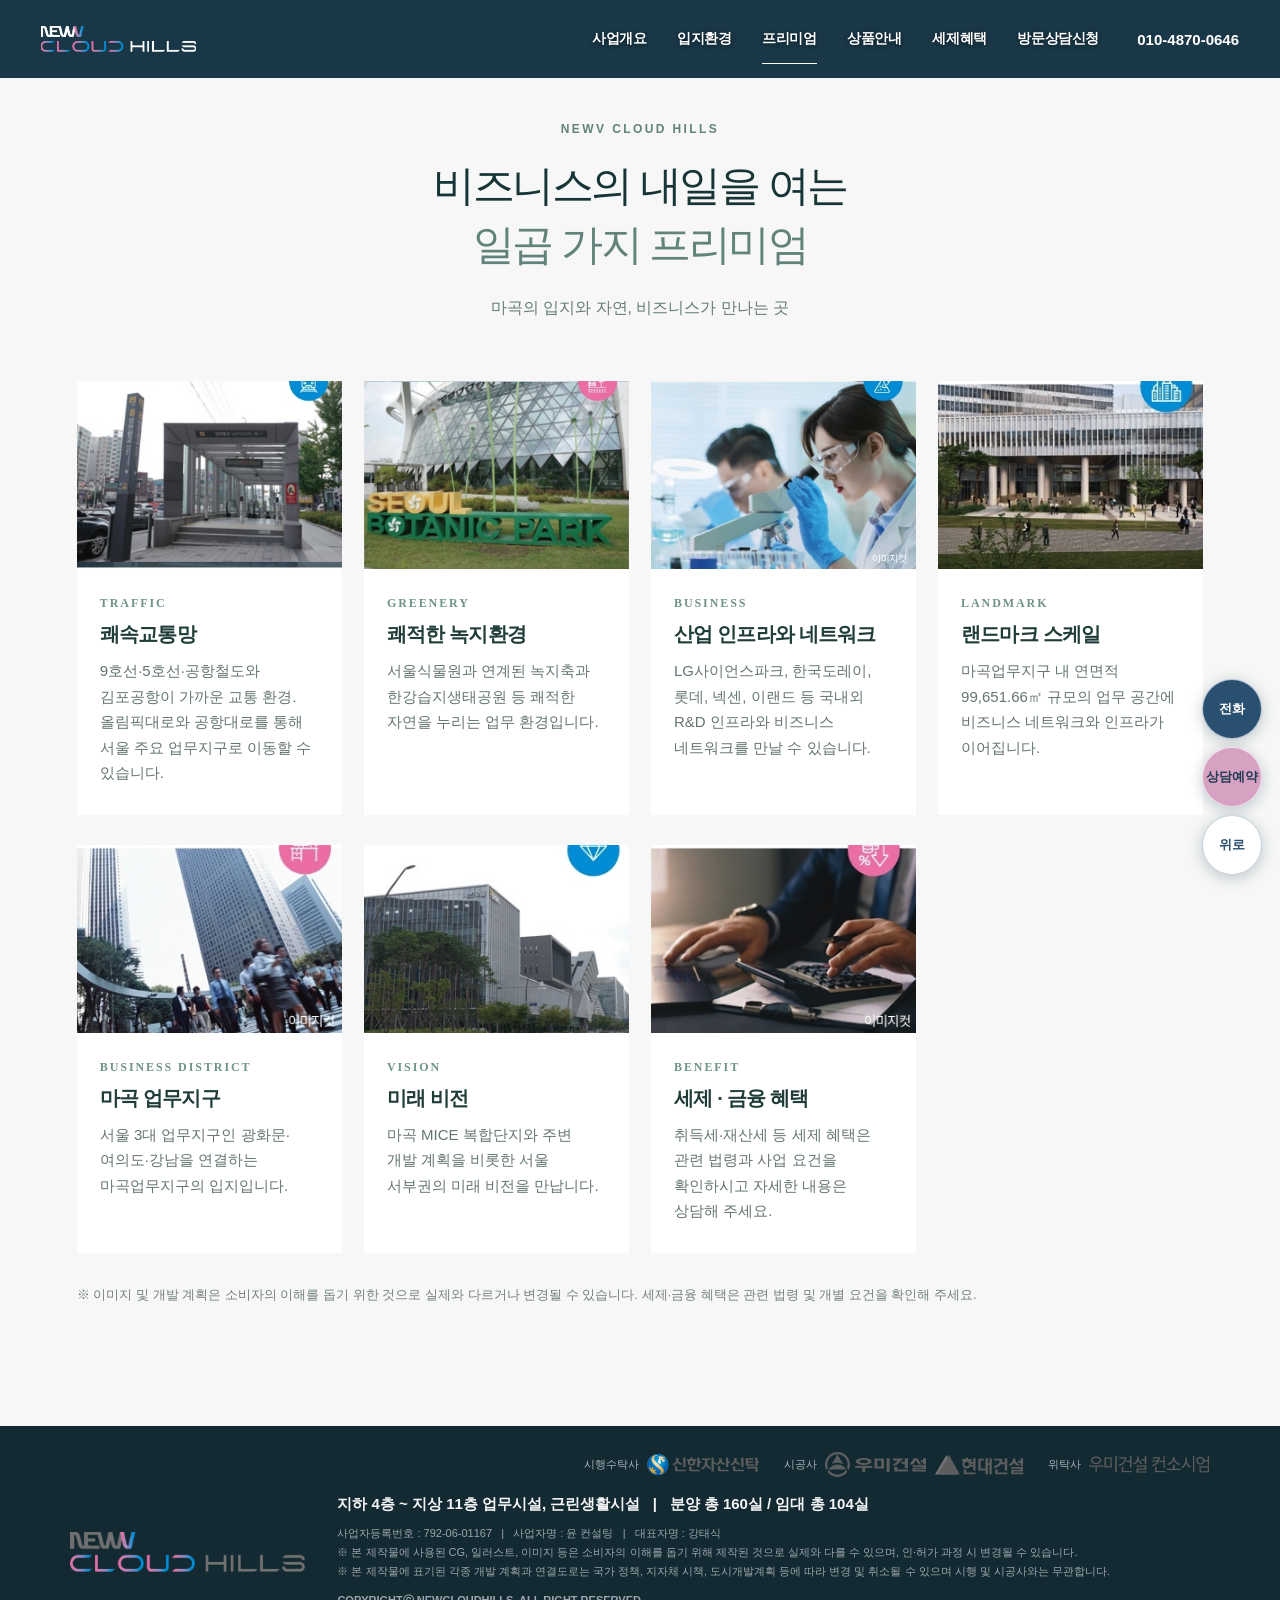
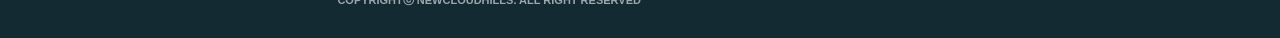
<file: premium.html>
<!doctype html><html lang="ko"><head><meta charset="utf-8"><meta name="viewport" content="width=device-width,initial-scale=1"><meta name="robots" content="index,follow"><meta name="description" content="뉴브 클라우드힐스의 일곱 가지 비즈니스 프리미엄 안내"><meta property="og:image" content="https://cloudhills.vercel.app/assets/visual-bg-03.jpg"><meta property="og:image:alt" content="뉴브 클라우드힐스 건물 조감도"><meta name="twitter:card" content="summary_large_image"><meta name="twitter:image" content="https://cloudhills.vercel.app/assets/visual-bg-03.jpg"><meta property="og:type" content="website"><meta property="og:title" content="프리미엄7 | 뉴브 클라우드힐스"><meta property="og:description" content="뉴브 클라우드힐스의 일곱 가지 비즈니스 프리미엄 안내"><title>프리미엄7 | 뉴브 클라우드힐스</title><link rel="stylesheet" href="style.css"></head><body data-page="premium"><header><a class="logo" href="index.html#home" aria-label="뉴브 클라우드힐스 홈"><img src="assets/main-logo-white.png" alt="NEWV CLOUD HILLS"></a><nav aria-label="주 메뉴"><a href="overview.html#overview" data-section="overview">사업개요</a><a href="environment.html#environment" data-section="environment">입지환경</a><a href="premium.html#premium" data-section="premium">프리미엄</a><a href="floor.html#floor" data-section="floor">상품안내</a><a href="tax.html#tax" data-section="tax">세제혜택</a><a href="contact.html#contact" data-section="contact">방문상담신청</a></nav><a class="header-phone" href="tel:01048700646" aria-label="전화 상담 010-4870-0646">010-4870-0646</a></header><main><section id="home" class="page home"><div class="home-message"><p class="hero-kicker">마곡의 비전을 품은 역세권 오피스</p><p class="hero-brand"><span>NEWV</span> CLOUD HILLS</p><p class="hero-english">A PLACE FOR YOUR NEXT</p><p class="hero-subtitle">더 큰 비즈니스의 내일을 만나다</p></div><div class="hero-scroll">SCROLL TO EXPLORE <span></span></div></section><section id="overview" class="page sub"><div class="section-heading sr-only"><h2>사업개요</h2></div><div class="content"><div class="overview-details"><h2>뉴브 클라우드힐스 사업개요</h2><dl><div><dt>사업명</dt><dd>뉴브 클라우드힐스</dd></div><div><dt>대지위치</dt><dd>강서구 마곡지구 D13블록</dd></div><div><dt>대지면적</dt><dd>15,006.4㎡</dd></div><div><dt>건축규모</dt><dd>지하 4층 / 지상 11층</dd></div><div><dt>건축면적</dt><dd>8,560.95㎡</dd></div><div><dt>용도</dt><dd>업무시설(지식산업센터)</dd></div><div><dt>연면적</dt><dd>99,651.66㎡</dd></div><div><dt>시행수탁사</dt><dd>신한자산신탁(주)</dd></div><div><dt>용적률</dt><dd>349.46%</dd></div><div><dt>시공사</dt><dd>우미건설(주), 현대건설(주)</dd></div><div><dt>건폐율</dt><dd>57.05%</dd></div><div><dt>위탁사</dt><dd>우미건설컨소시엄</dd></div><div><dt>설계사</dt><dd>(주)시아플랜건축사사무소</dd></div></dl></div><img class="full-image overview-mobile" src="assets/overview.jpg" alt="뉴브 클라우드힐스 사업개요"></div></section><section id="environment" class="page sub"><div class="section-heading sr-only"><h2>입지환경</h2></div><div class="content"><div class="location-heading"><p>여의도, 광화문, 강남을 잇는 서울 제4의 업무지구!</p><h2>마곡에서 가장 클<br><em>내일의 오피스를 만나다</em></h2><p>마곡 서울식물원 바로 옆에 4차 산업을 이끌 큰 일할 내일의 오피스가 옵니다</p></div><div class="location-visual"><div class="environment-image"><div class="map-crop"><img class="full-image map-trigger" src="assets/environment.jpg" alt="뉴브 클라우드힐스 입지환경 지도" tabindex="0" role="button" aria-label="입지환경 지도 확대 보기"></div></div><img class="location-photo" src="assets/completed-day.jpg" alt="뉴브 클라우드힐스 준공 사진"></div><p class="map-hint">지도를 누르면 크게 볼 수 있습니다.</p></div></section><section id="premium" class="page sub premium-page premium-redesign"><div class="premium-inner"><div class="premium-heading"><p class="eyebrow">NEWV CLOUD HILLS</p><h2>비즈니스의 내일을 여는<br><em>일곱 가지 프리미엄</em></h2><p>마곡의 입지와 자연, 비즈니스가 만나는 곳</p></div><div class="premium-cards"><article class="premium-card"><div class="premium-card-image premium-image-1" role="img" aria-label="교통 환경"></div><div class="premium-card-copy"><span>TRAFFIC</span><h3>쾌속교통망</h3><p>9호선·5호선·공항철도와 김포공항이 가까운 교통 환경. 올림픽대로와 공항대로를 통해 서울 주요 업무지구로 이동할 수 있습니다.</p></div></article><article class="premium-card"><div class="premium-card-image premium-image-2" role="img" aria-label="서울식물원"></div><div class="premium-card-copy"><span>GREENERY</span><h3>쾌적한 녹지환경</h3><p>서울식물원과 연계된 녹지축과 한강습지생태공원 등 쾌적한 자연을 누리는 업무 환경입니다.</p></div></article><article class="premium-card"><div class="premium-card-image premium-image-3" role="img" aria-label="연구 개발"></div><div class="premium-card-copy"><span>BUSINESS</span><h3>산업 인프라와 네트워크</h3><p>LG사이언스파크, 한국도레이, 롯데, 넥센, 이랜드 등 국내외 R&D 인프라와 비즈니스 네트워크를 만날 수 있습니다.</p></div></article><article class="premium-card"><div class="premium-card-image premium-image-4" role="img" aria-label="뉴브 클라우드힐스 전경"></div><div class="premium-card-copy"><span>LANDMARK</span><h3>랜드마크 스케일</h3><p>마곡업무지구 내 연면적 99,651.66㎡ 규모의 업무 공간에 비즈니스 네트워크와 인프라가 이어집니다.</p></div></article><article class="premium-card"><div class="premium-card-image premium-image-5" role="img" aria-label="도심 업무지구"></div><div class="premium-card-copy"><span>BUSINESS DISTRICT</span><h3>마곡 업무지구</h3><p>서울 3대 업무지구인 광화문·여의도·강남을 연결하는 마곡업무지구의 입지입니다.</p></div></article><article class="premium-card"><div class="premium-card-image premium-image-6" role="img" aria-label="마곡 업무지구 건물"></div><div class="premium-card-copy"><span>VISION</span><h3>미래 비전</h3><p>마곡 MICE 복합단지와 주변 개발 계획을 비롯한 서울 서부권의 미래 비전을 만납니다.</p></div></article><article class="premium-card"><div class="premium-card-image premium-image-7" role="img" aria-label="업무 상담"></div><div class="premium-card-copy"><span>BENEFIT</span><h3>세제 · 금융 혜택</h3><p>취득세·재산세 등 세제 혜택은 관련 법령과 사업 요건을 확인하시고 자세한 내용은 상담해 주세요.</p></div></article></div><p class="premium-disclaimer">※ 이미지 및 개발 계획은 소비자의 이해를 돕기 위한 것으로 실제와 다르거나 변경될 수 있습니다. 세제·금융 혜택은 관련 법령 및 개별 요건을 확인해 주세요.</p></div></section><section id="floor" class="page sub"><div class="section-heading sr-only"><h2>상품안내</h2></div><div class="content product-content"><div class="product-title"><span>NEWV CLOUD HILLS</span><h2>상품안내</h2><p>배치도와 층별 도면을 눌러 자세히 확인하세요.</p></div><div class="product-layout"><article class="product-panel"><div class="product-panel-heading"><h3>배치도</h3><span>이미지 클릭하여 확대</span></div><button class="plan-image-button" type="button" id="complex-zoom" aria-label="배치도 확대 보기"><img src="assets/complex.jpg" alt="뉴브 클라우드힐스 배치도"></button><p class="note">※ 각 시설의 설치 개소와 장소는 현장 여건 및 상품 개선 등에 따라 변경될 수 있으니 계약 시 확인하시기 바랍니다.</p></article><article class="product-panel"><div class="product-panel-heading"><h3>층별 도면</h3><span>이미지 클릭하여 확대</span></div><div class="floor-tabs" role="group" aria-label="층 선택"></div><button class="plan-image-button" type="button" id="floor-zoom" aria-label="선택한 층별 도면 확대 보기"><img id="floor-image" class="full-image" src="assets/floor_01.jpg" alt="B1F 층별 안내"></button><p class="note">※ 상기 CG는 소비자의 이해를 돕기 위해 제작된 것으로 실제와 다를 수 있습니다.<br>※ 상기 CG상의 호실 구분은 인허가 및 사업주체의 사정으로 변경될 수 있습니다.</p></article></div></div></section><section id="tax" class="page sub tax-section"><div class="tax-editorial"><div class="intro-photo" role="img" aria-label="뉴브 클라우드힐스 조감도"></div><div class="intro-copy"><p class="eyebrow">THE NEXT BUSINESS LANDMARK</p><h2>새로운 가능성이<br>시작되는 곳</h2><p class="intro-brand">NEWV <em>CLOUD HILLS</em></p><p>마곡의 중심에서 비즈니스의 미래를 그리다.<br>일과 일상, 사람과 가능성이 만나는 공간.</p></div><div class="tax-benefits"><p class="eyebrow">TAX &amp; FINANCIAL BENEFITS</p><h2>세제 · 금융 혜택</h2><div class="tax-grid"><article><span>01 / ACQUISITION TAX</span><h3>취득세 감면 혜택</h3><p>지식산업센터를 최초 분양받아 사업시설로 직접 사용하는 중소기업은 법령상 요건에 따라 취득세 감면 여부를 확인할 수 있습니다.</p></article><article><span>02 / PROPERTY TAX</span><h3>재산세 감면 혜택</h3><p>법정 요건을 충족하는 사업시설은 재산세 감면 대상이 될 수 있습니다. 적용 기간과 세부 요건을 확인해 주세요.</p></article><article><span>03 / BUSINESS FINANCE</span><h3>저금리 정책자금 연계</h3><p>중소기업 정책자금과 금융기관 상품을 상담할 수 있습니다. 융자 가능 여부와 한도는 기업 조건 및 심사 결과에 따라 달라집니다.</p></article><article><span>04 / VALUE ADDED TAX</span><h3>부가가치세 환급 안내</h3><p>과세사업자는 건물분 매입세액에 대해 요건을 충족하는 경우 공제 또는 환급을 신청할 수 있습니다.</p></article></div><p class="tax-note">※ 혜택은 취득 시점, 업종, 기업 요건 및 실사용 여부에 따라 달라집니다. 관할 지자체와 세무 전문가에게 적용 여부를 확인해 주세요.<br><a href="https://www.law.go.kr/법령/지방세특례제한법/제58조의2" target="_blank" rel="noopener">지방세특례제한법 제58조의2</a> · <a href="https://www.nts.go.kr/nts/cm/cntnts/cntntsView.do?cntntsId=7806" target="_blank" rel="noopener">국세청 부가가치세 안내</a></p></div></div></section><section id="contact" class="page sub"><div class="section-heading sr-only"><h2>방문상담신청</h2></div><div class="content contact-wrap"><div class="contact-heading"><span>VISIT CONSULTATION</span><h2>전문 상담 및<br>사전 방문예약</h2><p>희망하시는 일정과 상담 내용을 남겨주세요.<br>담당자가 확인 후 방문 일정을 안내합니다.</p></div><div class="visit-layout"><aside class="visit-info"><span>NEWV CLOUD HILLS</span><h3>비즈니스의 다음을<br>함께 이야기합니다.</h3><p>공간 구성과 공급 현황에 대한 상담을 안내합니다.</p><dl><dt>사업지</dt><dd>서울시 강서구 마곡동 779-1번지</dd><dt>예약 수신 이메일</dt><dd>kts641@hanmail.net</dd></dl><div class="visit-call"><div><small>직통 상담전화</small><strong>010-4870-0646</strong></div><a href="tel:01048700646">즉시 전화연결</a></div><p>신청만으로 방문 일정이 확정되지는 않습니다. 담당자의 확인 연락을 기다려 주세요.</p></aside><form id="visit-form"><h3>관심고객 등록 및 예약</h3><div class="fields"><label>성함 <b>*</b><input name="성함" autocomplete="name" required maxlength="50"></label><label>연락처 <b>*</b><input name="연락처" type="tel" autocomplete="tel" required maxlength="30" placeholder="010-0000-0000"></label><label>관심 분야 <b>*</b><select name="관심분야" required><option value="">선택해주세요</option><option>지식산업센터 분양 (실입주)</option><option>사옥 · 대형 평형 상담</option><option>소형 섹션오피스</option><option>근린생활시설(상가)</option><option>기타 상담</option></select></label><label>희망 면적<select name="희망면적"><option>선택해주세요</option><option>전용 10~25평</option><option>전용 30~50평</option><option>전용 60~100평</option><option>전용 200평 이상</option><option>별도 상담</option></select></label><label>방문 희망일자<input name="방문희망일" type="date"></label><label>방문 희망시간<select name="방문희망시간"><option>오전 (10:00~12:00)</option><option>오후 (13:00~15:00)</option><option>오후 (15:00~17:00)</option><option>별도 협의</option></select></label><label class="full">문의 및 요청사항<textarea name="문의사항" rows="4" maxlength="2000" placeholder="업종, 입주 희망 시기 등 상담 내용을 남겨주세요."></textarea></label></div><details><summary>개인정보 수집 · 이용 안내</summary><p>수집 항목: 성함, 연락처, 관심 분야, 희망 면적, 방문 희망일·시간, 문의사항<br>이용 목적: 분양 상담 및 방문 일정 조율<br>수신처: kts641@hanmail.net<br>보유 기간: 상담 완료 후 90일 이내 삭제<br>전송 서비스: FormSubmit(입력 내용을 이메일로 전달)<br>동의를 거부할 수 있으나 예약 접수가 제한됩니다.</p></details><label class="consent"><input type="checkbox" required checked> 개인정보 수집 및 이용에 동의합니다. (필수)</label><input name="_honey" tabindex="-1" autocomplete="off" class="honey" aria-hidden="true"><button class="submit" type="submit">사전 방문예약 신청하기</button><p id="status" role="status" aria-live="polite"></p></form></div></div></section></main><footer class="site-footer"><div class="footer-inner"><div class="footer-brands" aria-label="사업 관계사"><div><span>시행수탁사</span><img src="assets/shinhan.png" alt="신한자산신탁"></div><div><span>시공사</span><img src="assets/woomi-01.png" alt="우미건설"><img src="assets/hyundai.png" alt="현대건설"></div><div><span>위탁사</span><img src="assets/woomi-02.png" alt="우미건설 컨소시엄"></div></div><div class="footer-main"><img class="footer-logo" src="assets/footer-logo.png" alt="뉴브 클라우드힐스"><div><strong>지하 4층 ~ 지상 11층 업무시설, 근린생활시설 &nbsp; | &nbsp; 분양 총 160실 / 임대 총 104실</strong><p>사업자등록번호 : 792-06-01167 &nbsp; | &nbsp; 사업자명 : 윤 컨설팅 &nbsp; | &nbsp; 대표자명 : 강태식<br>※ 본 제작물에 사용된 CG, 일러스트, 이미지 등은 소비자의 이해를 돕기 위해 제작된 것으로 실제와 다를 수 있으며, 인·허가 과정 시 변경될 수 있습니다.<br>※ 본 제작물에 표기된 각종 개발 계획과 연결도로는 국가 정책, 지자체 시책, 도시개발계획 등에 따라 변경 및 취소될 수 있으며 시행 및 시공사와는 무관합니다.</p><small>COPYRIGHTⓒ NEWCLOUDHILLS. ALL RIGHT RESERVED</small></div></div></div></footer><dialog class="floor-dialog" aria-label="도면 확대"><div class="floor-dialog-bar"><span id="floor-dialog-title">층별 도면</span><div class="floor-dialog-controls"><button type="button" id="floor-zoom-toggle" aria-pressed="false">확대 +</button><button type="button" id="floor-dialog-close">닫기</button></div></div><div class="floor-dialog-content"><img id="floor-dialog-image" alt=""></div></dialog><dialog class="map-dialog" aria-label="입지환경 지도 확대"><div class="map-dialog-bar"><strong>입지환경 지도</strong><button type="button" class="map-close">닫기</button></div><div class="map-dialog-scroll" tabindex="0" aria-label="확대된 지도를 상하좌우로 이동"><div class="map-dialog-image"><img src="assets/environment.jpg" alt="뉴브 클라우드힐스 입지환경 지도"><span class="hide-zoom-label" aria-hidden="true"></span><span class="hide-zoom-box" aria-hidden="true"></span></div></div><p>손가락으로 움직여 지도를 살펴보세요.</p></dialog><aside class="quick-actions" aria-label="빠른 메뉴"><a href="tel:01048700646" aria-label="전화 상담 연결">전화</a><a href="contact.html#contact" data-quick-contact>상담예약</a><a href="#home" data-quick-top>위로</a></aside><script src="app.js"></script></body></html>
</file>
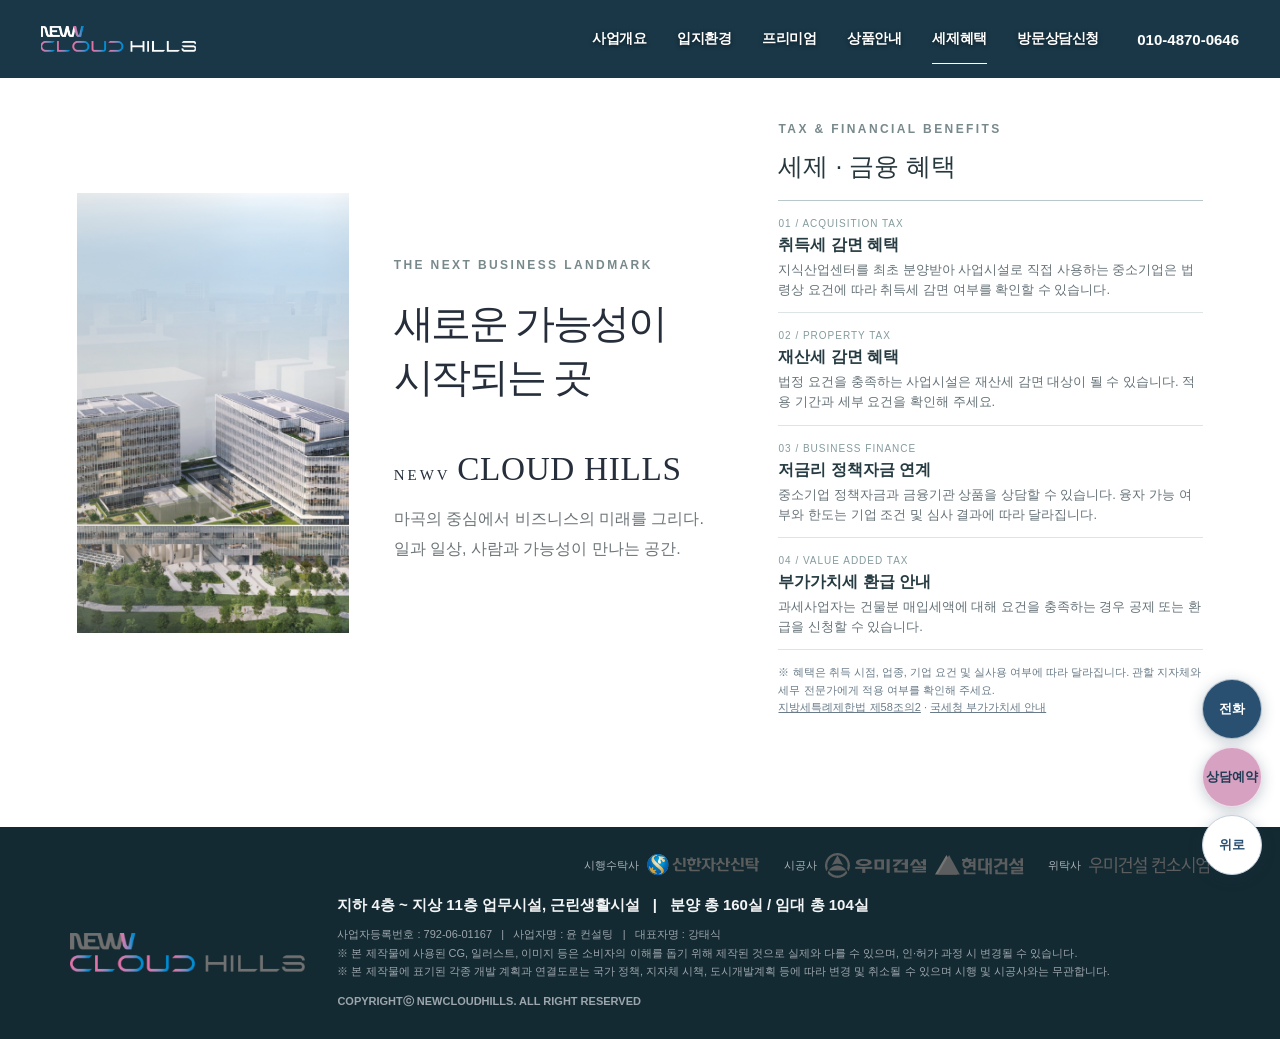
<file: tax.html>
<!doctype html><html lang="ko"><head><meta charset="utf-8"><meta name="viewport" content="width=device-width,initial-scale=1"><meta name="robots" content="index,follow"><meta name="description" content="뉴브 클라우드힐스 취득세, 재산세, 정책자금과 부가가치세 안내"><meta property="og:image" content="https://cloudhills.vercel.app/assets/visual-bg-03.jpg"><meta property="og:image:alt" content="뉴브 클라우드힐스 건물 조감도"><meta name="twitter:card" content="summary_large_image"><meta name="twitter:image" content="https://cloudhills.vercel.app/assets/visual-bg-03.jpg"><meta property="og:type" content="website"><meta property="og:title" content="세제혜택 | 뉴브 클라우드힐스"><meta property="og:description" content="뉴브 클라우드힐스 취득세, 재산세, 정책자금과 부가가치세 안내"><title>세제혜택 | 뉴브 클라우드힐스</title><link rel="stylesheet" href="style.css"></head><body data-page="tax"><header><a class="logo" href="index.html#home" aria-label="뉴브 클라우드힐스 홈"><img src="assets/main-logo-white.png" alt="NEWV CLOUD HILLS"></a><nav aria-label="주 메뉴"><a href="overview.html#overview" data-section="overview">사업개요</a><a href="environment.html#environment" data-section="environment">입지환경</a><a href="premium.html#premium" data-section="premium">프리미엄</a><a href="floor.html#floor" data-section="floor">상품안내</a><a href="tax.html#tax" data-section="tax">세제혜택</a><a href="contact.html#contact" data-section="contact">방문상담신청</a></nav><a class="header-phone" href="tel:01048700646" aria-label="전화 상담 010-4870-0646">010-4870-0646</a></header><main><section id="home" class="page home"><div class="home-message"><p class="hero-kicker">마곡의 비전을 품은 역세권 오피스</p><p class="hero-brand"><span>NEWV</span> CLOUD HILLS</p><p class="hero-english">A PLACE FOR YOUR NEXT</p><p class="hero-subtitle">더 큰 비즈니스의 내일을 만나다</p></div><div class="hero-scroll">SCROLL TO EXPLORE <span></span></div></section><section id="overview" class="page sub"><div class="section-heading sr-only"><h2>사업개요</h2></div><div class="content"><div class="overview-details"><h2>뉴브 클라우드힐스 사업개요</h2><dl><div><dt>사업명</dt><dd>뉴브 클라우드힐스</dd></div><div><dt>대지위치</dt><dd>강서구 마곡지구 D13블록</dd></div><div><dt>대지면적</dt><dd>15,006.4㎡</dd></div><div><dt>건축규모</dt><dd>지하 4층 / 지상 11층</dd></div><div><dt>건축면적</dt><dd>8,560.95㎡</dd></div><div><dt>용도</dt><dd>업무시설(지식산업센터)</dd></div><div><dt>연면적</dt><dd>99,651.66㎡</dd></div><div><dt>시행수탁사</dt><dd>신한자산신탁(주)</dd></div><div><dt>용적률</dt><dd>349.46%</dd></div><div><dt>시공사</dt><dd>우미건설(주), 현대건설(주)</dd></div><div><dt>건폐율</dt><dd>57.05%</dd></div><div><dt>위탁사</dt><dd>우미건설컨소시엄</dd></div><div><dt>설계사</dt><dd>(주)시아플랜건축사사무소</dd></div></dl></div><img class="full-image overview-mobile" src="assets/overview.jpg" alt="뉴브 클라우드힐스 사업개요"></div></section><section id="environment" class="page sub"><div class="section-heading sr-only"><h2>입지환경</h2></div><div class="content"><div class="location-heading"><p>여의도, 광화문, 강남을 잇는 서울 제4의 업무지구!</p><h2>마곡에서 가장 클<br><em>내일의 오피스를 만나다</em></h2><p>마곡 서울식물원 바로 옆에 4차 산업을 이끌 큰 일할 내일의 오피스가 옵니다</p></div><div class="location-visual"><div class="environment-image"><div class="map-crop"><img class="full-image map-trigger" src="assets/environment.jpg" alt="뉴브 클라우드힐스 입지환경 지도" tabindex="0" role="button" aria-label="입지환경 지도 확대 보기"></div></div><img class="location-photo" src="assets/completed-day.jpg" alt="뉴브 클라우드힐스 준공 사진"></div><p class="map-hint">지도를 누르면 크게 볼 수 있습니다.</p></div></section><section id="premium" class="page sub premium-page premium-redesign"><div class="premium-inner"><div class="premium-heading"><p class="eyebrow">NEWV CLOUD HILLS</p><h2>비즈니스의 내일을 여는<br><em>일곱 가지 프리미엄</em></h2><p>마곡의 입지와 자연, 비즈니스가 만나는 곳</p></div><div class="premium-cards"><article class="premium-card"><div class="premium-card-image premium-image-1" role="img" aria-label="교통 환경"></div><div class="premium-card-copy"><span>TRAFFIC</span><h3>쾌속교통망</h3><p>9호선·5호선·공항철도와 김포공항이 가까운 교통 환경. 올림픽대로와 공항대로를 통해 서울 주요 업무지구로 이동할 수 있습니다.</p></div></article><article class="premium-card"><div class="premium-card-image premium-image-2" role="img" aria-label="서울식물원"></div><div class="premium-card-copy"><span>GREENERY</span><h3>쾌적한 녹지환경</h3><p>서울식물원과 연계된 녹지축과 한강습지생태공원 등 쾌적한 자연을 누리는 업무 환경입니다.</p></div></article><article class="premium-card"><div class="premium-card-image premium-image-3" role="img" aria-label="연구 개발"></div><div class="premium-card-copy"><span>BUSINESS</span><h3>산업 인프라와 네트워크</h3><p>LG사이언스파크, 한국도레이, 롯데, 넥센, 이랜드 등 국내외 R&D 인프라와 비즈니스 네트워크를 만날 수 있습니다.</p></div></article><article class="premium-card"><div class="premium-card-image premium-image-4" role="img" aria-label="뉴브 클라우드힐스 전경"></div><div class="premium-card-copy"><span>LANDMARK</span><h3>랜드마크 스케일</h3><p>마곡업무지구 내 연면적 99,651.66㎡ 규모의 업무 공간에 비즈니스 네트워크와 인프라가 이어집니다.</p></div></article><article class="premium-card"><div class="premium-card-image premium-image-5" role="img" aria-label="도심 업무지구"></div><div class="premium-card-copy"><span>BUSINESS DISTRICT</span><h3>마곡 업무지구</h3><p>서울 3대 업무지구인 광화문·여의도·강남을 연결하는 마곡업무지구의 입지입니다.</p></div></article><article class="premium-card"><div class="premium-card-image premium-image-6" role="img" aria-label="마곡 업무지구 건물"></div><div class="premium-card-copy"><span>VISION</span><h3>미래 비전</h3><p>마곡 MICE 복합단지와 주변 개발 계획을 비롯한 서울 서부권의 미래 비전을 만납니다.</p></div></article><article class="premium-card"><div class="premium-card-image premium-image-7" role="img" aria-label="업무 상담"></div><div class="premium-card-copy"><span>BENEFIT</span><h3>세제 · 금융 혜택</h3><p>취득세·재산세 등 세제 혜택은 관련 법령과 사업 요건을 확인하시고 자세한 내용은 상담해 주세요.</p></div></article></div><p class="premium-disclaimer">※ 이미지 및 개발 계획은 소비자의 이해를 돕기 위한 것으로 실제와 다르거나 변경될 수 있습니다. 세제·금융 혜택은 관련 법령 및 개별 요건을 확인해 주세요.</p></div></section><section id="floor" class="page sub"><div class="section-heading sr-only"><h2>상품안내</h2></div><div class="content product-content"><div class="product-title"><span>NEWV CLOUD HILLS</span><h2>상품안내</h2><p>배치도와 층별 도면을 눌러 자세히 확인하세요.</p></div><div class="product-layout"><article class="product-panel"><div class="product-panel-heading"><h3>배치도</h3><span>이미지 클릭하여 확대</span></div><button class="plan-image-button" type="button" id="complex-zoom" aria-label="배치도 확대 보기"><img src="assets/complex.jpg" alt="뉴브 클라우드힐스 배치도"></button><p class="note">※ 각 시설의 설치 개소와 장소는 현장 여건 및 상품 개선 등에 따라 변경될 수 있으니 계약 시 확인하시기 바랍니다.</p></article><article class="product-panel"><div class="product-panel-heading"><h3>층별 도면</h3><span>이미지 클릭하여 확대</span></div><div class="floor-tabs" role="group" aria-label="층 선택"></div><button class="plan-image-button" type="button" id="floor-zoom" aria-label="선택한 층별 도면 확대 보기"><img id="floor-image" class="full-image" src="assets/floor_01.jpg" alt="B1F 층별 안내"></button><p class="note">※ 상기 CG는 소비자의 이해를 돕기 위해 제작된 것으로 실제와 다를 수 있습니다.<br>※ 상기 CG상의 호실 구분은 인허가 및 사업주체의 사정으로 변경될 수 있습니다.</p></article></div></div></section><section id="tax" class="page sub tax-section"><div class="tax-editorial"><div class="intro-photo" role="img" aria-label="뉴브 클라우드힐스 조감도"></div><div class="intro-copy"><p class="eyebrow">THE NEXT BUSINESS LANDMARK</p><h1>새로운 가능성이<br>시작되는 곳</h1><p class="intro-brand">NEWV <em>CLOUD HILLS</em></p><p>마곡의 중심에서 비즈니스의 미래를 그리다.<br>일과 일상, 사람과 가능성이 만나는 공간.</p></div><div class="tax-benefits"><p class="eyebrow">TAX &amp; FINANCIAL BENEFITS</p><h2>세제 · 금융 혜택</h2><div class="tax-grid"><article><span>01 / ACQUISITION TAX</span><h3>취득세 감면 혜택</h3><p>지식산업센터를 최초 분양받아 사업시설로 직접 사용하는 중소기업은 법령상 요건에 따라 취득세 감면 여부를 확인할 수 있습니다.</p></article><article><span>02 / PROPERTY TAX</span><h3>재산세 감면 혜택</h3><p>법정 요건을 충족하는 사업시설은 재산세 감면 대상이 될 수 있습니다. 적용 기간과 세부 요건을 확인해 주세요.</p></article><article><span>03 / BUSINESS FINANCE</span><h3>저금리 정책자금 연계</h3><p>중소기업 정책자금과 금융기관 상품을 상담할 수 있습니다. 융자 가능 여부와 한도는 기업 조건 및 심사 결과에 따라 달라집니다.</p></article><article><span>04 / VALUE ADDED TAX</span><h3>부가가치세 환급 안내</h3><p>과세사업자는 건물분 매입세액에 대해 요건을 충족하는 경우 공제 또는 환급을 신청할 수 있습니다.</p></article></div><p class="tax-note">※ 혜택은 취득 시점, 업종, 기업 요건 및 실사용 여부에 따라 달라집니다. 관할 지자체와 세무 전문가에게 적용 여부를 확인해 주세요.<br><a href="https://www.law.go.kr/법령/지방세특례제한법/제58조의2" target="_blank" rel="noopener">지방세특례제한법 제58조의2</a> · <a href="https://www.nts.go.kr/nts/cm/cntnts/cntntsView.do?cntntsId=7806" target="_blank" rel="noopener">국세청 부가가치세 안내</a></p></div></div></section><section id="contact" class="page sub"><div class="section-heading sr-only"><h2>방문상담신청</h2></div><div class="content contact-wrap"><div class="contact-heading"><span>VISIT CONSULTATION</span><h2>전문 상담 및<br>사전 방문예약</h2><p>희망하시는 일정과 상담 내용을 남겨주세요.<br>담당자가 확인 후 방문 일정을 안내합니다.</p></div><div class="visit-layout"><aside class="visit-info"><span>NEWV CLOUD HILLS</span><h3>비즈니스의 다음을<br>함께 이야기합니다.</h3><p>공간 구성과 공급 현황에 대한 상담을 안내합니다.</p><dl><dt>사업지</dt><dd>서울시 강서구 마곡동 779-1번지</dd><dt>예약 수신 이메일</dt><dd>kts641@hanmail.net</dd></dl><div class="visit-call"><div><small>직통 상담전화</small><strong>010-4870-0646</strong></div><a href="tel:01048700646">즉시 전화연결</a></div><p>신청만으로 방문 일정이 확정되지는 않습니다. 담당자의 확인 연락을 기다려 주세요.</p></aside><form id="visit-form"><h3>관심고객 등록 및 예약</h3><div class="fields"><label>성함 <b>*</b><input name="성함" autocomplete="name" required maxlength="50"></label><label>연락처 <b>*</b><input name="연락처" type="tel" autocomplete="tel" required maxlength="30" placeholder="010-0000-0000"></label><label>관심 분야 <b>*</b><select name="관심분야" required><option value="">선택해주세요</option><option>지식산업센터 분양 (실입주)</option><option>사옥 · 대형 평형 상담</option><option>소형 섹션오피스</option><option>근린생활시설(상가)</option><option>기타 상담</option></select></label><label>희망 면적<select name="희망면적"><option>선택해주세요</option><option>전용 10~25평</option><option>전용 30~50평</option><option>전용 60~100평</option><option>전용 200평 이상</option><option>별도 상담</option></select></label><label>방문 희망일자<input name="방문희망일" type="date"></label><label>방문 희망시간<select name="방문희망시간"><option>오전 (10:00~12:00)</option><option>오후 (13:00~15:00)</option><option>오후 (15:00~17:00)</option><option>별도 협의</option></select></label><label class="full">문의 및 요청사항<textarea name="문의사항" rows="4" maxlength="2000" placeholder="업종, 입주 희망 시기 등 상담 내용을 남겨주세요."></textarea></label></div><details><summary>개인정보 수집 · 이용 안내</summary><p>수집 항목: 성함, 연락처, 관심 분야, 희망 면적, 방문 희망일·시간, 문의사항<br>이용 목적: 분양 상담 및 방문 일정 조율<br>수신처: kts641@hanmail.net<br>보유 기간: 상담 완료 후 90일 이내 삭제<br>전송 서비스: FormSubmit(입력 내용을 이메일로 전달)<br>동의를 거부할 수 있으나 예약 접수가 제한됩니다.</p></details><label class="consent"><input type="checkbox" required checked> 개인정보 수집 및 이용에 동의합니다. (필수)</label><input name="_honey" tabindex="-1" autocomplete="off" class="honey" aria-hidden="true"><button class="submit" type="submit">사전 방문예약 신청하기</button><p id="status" role="status" aria-live="polite"></p></form></div></div></section></main><footer class="site-footer"><div class="footer-inner"><div class="footer-brands" aria-label="사업 관계사"><div><span>시행수탁사</span><img src="assets/shinhan.png" alt="신한자산신탁"></div><div><span>시공사</span><img src="assets/woomi-01.png" alt="우미건설"><img src="assets/hyundai.png" alt="현대건설"></div><div><span>위탁사</span><img src="assets/woomi-02.png" alt="우미건설 컨소시엄"></div></div><div class="footer-main"><img class="footer-logo" src="assets/footer-logo.png" alt="뉴브 클라우드힐스"><div><strong>지하 4층 ~ 지상 11층 업무시설, 근린생활시설 &nbsp; | &nbsp; 분양 총 160실 / 임대 총 104실</strong><p>사업자등록번호 : 792-06-01167 &nbsp; | &nbsp; 사업자명 : 윤 컨설팅 &nbsp; | &nbsp; 대표자명 : 강태식<br>※ 본 제작물에 사용된 CG, 일러스트, 이미지 등은 소비자의 이해를 돕기 위해 제작된 것으로 실제와 다를 수 있으며, 인·허가 과정 시 변경될 수 있습니다.<br>※ 본 제작물에 표기된 각종 개발 계획과 연결도로는 국가 정책, 지자체 시책, 도시개발계획 등에 따라 변경 및 취소될 수 있으며 시행 및 시공사와는 무관합니다.</p><small>COPYRIGHTⓒ NEWCLOUDHILLS. ALL RIGHT RESERVED</small></div></div></div></footer><dialog class="floor-dialog" aria-label="도면 확대"><div class="floor-dialog-bar"><span id="floor-dialog-title">층별 도면</span><div class="floor-dialog-controls"><button type="button" id="floor-zoom-toggle" aria-pressed="false">확대 +</button><button type="button" id="floor-dialog-close">닫기</button></div></div><div class="floor-dialog-content"><img id="floor-dialog-image" alt=""></div></dialog><dialog class="map-dialog" aria-label="입지환경 지도 확대"><div class="map-dialog-bar"><strong>입지환경 지도</strong><button type="button" class="map-close">닫기</button></div><div class="map-dialog-scroll" tabindex="0" aria-label="확대된 지도를 상하좌우로 이동"><div class="map-dialog-image"><img src="assets/environment.jpg" alt="뉴브 클라우드힐스 입지환경 지도"><span class="hide-zoom-label" aria-hidden="true"></span><span class="hide-zoom-box" aria-hidden="true"></span></div></div><p>손가락으로 움직여 지도를 살펴보세요.</p></dialog><aside class="quick-actions" aria-label="빠른 메뉴"><a href="tel:01048700646" aria-label="전화 상담 연결">전화</a><a href="contact.html#contact" data-quick-contact>상담예약</a><a href="#home" data-quick-top>위로</a></aside><script src="app.js"></script></body></html>
</file>
<file: style.css>
*{box-sizing:border-box}html,body{margin:0;font-family:"Noto Sans KR",Arial,sans-serif;color:#252e3a}body{background:#fff}a{color:inherit;text-decoration:none}header{position:absolute;top:0;left:0;right:0;z-index:5;display:flex;align-items:center;justify-content:space-between;gap:25px;padding:48px 5.5%}.logo img{display:block;width:290px;max-width:100%}nav{display:flex;align-items:center;justify-content:space-around;gap:4px;width:min(730px,70%);background:#fffffff2;border-radius:50px;padding:0 12px}nav a{flex:1;text-align:center;padding:17px 8px;font-size:17px;font-weight:700;color:#707278;white-space:nowrap}nav a:hover,nav a[aria-current=page]{color:#4a80b1}.page[hidden]{display:none}.home{height:100svh;min-height:450px;background:url('assets/visual-bg-03.jpg') center center/cover no-repeat;position:relative;overflow:hidden}.hero-title{position:absolute;top:19%;left:50%;transform:translateX(-50%);display:flex;flex-direction:column;align-items:center}.hero-title .vertical{width:35px;height:auto}.hero-title .main-title{width:min(350px,70vw);height:auto;margin:14px 0 20px}.hero-title .subtitle{width:250px;max-width:65vw}.sub-hero{height:350px;background:linear-gradient(#7595b24d,#d4e3ed7a),url('assets/visual-bg-03.jpg') center 22%/cover;display:flex;align-items:end;justify-content:center;padding:0 20px 50px}.sub-hero h1{margin:0;color:white;font-size:44px;text-shadow:0 2px 9px #38576b99}.content{max-width:1200px;margin:auto;padding:25px 24px 80px}.breadcrumb{text-align:right;color:#707884;font-size:14px;margin:0 0 48px}.breadcrumb a:hover{text-decoration:underline}.full-image{display:block;width:100%;height:auto}.floor-tabs{display:flex;flex-wrap:wrap;justify-content:center;gap:5px;margin:10px 0 40px}.floor-tabs button{font:inherit;min-width:65px;padding:13px 10px;border:1px solid #d8dce2;background:#fff;color:#59616a;cursor:pointer}.floor-tabs button[aria-pressed=true]{background:#689ec5;color:white;border-color:#689ec5}.note{font-size:13px;line-height:1.8;color:#6b7682}.contact-heading span{letter-spacing:.18em;color:#668caf;font-size:13px;font-weight:700}.contact-heading h2{font-size:36px;line-height:1.25;margin:12px 0}.contact-heading p{color:#677789;line-height:1.7}.visit-layout{display:grid;grid-template-columns:.85fr 1.15fr;gap:24px;margin-top:40px}.visit-info{padding:40px;background:#183852;color:#fff}.visit-info>span{font-size:12px;letter-spacing:.16em;color:#aad0e6}.visit-info h3{font-size:30px;line-height:1.5}.visit-info p,.visit-info dd{line-height:1.8;color:#d9e8ef}.visit-info dt{margin-top:24px;color:#a9cfe0;font-size:13px}.visit-info dd{margin:5px 0}.visit-call{display:flex;align-items:center;justify-content:space-between;gap:10px;margin:30px 0;padding:20px;border:1px solid #abc5d3;background:#123047}.visit-call small,.visit-call strong{display:block}.visit-call small{color:#b6d8e7}.visit-call strong{font-size:24px;margin-top:5px}.visit-call a{background:#b9d9e8;color:#17364b;font-size:13px;font-weight:700;padding:13px;white-space:nowrap}form{padding:35px;border:1px solid #e2e7ed;background:#fff;box-shadow:0 5px 25px #17364b0d}form h3{font-size:24px;margin:0 0 25px}.fields{display:grid;grid-template-columns:1fr 1fr;gap:20px}.fields label{font-size:14px;font-weight:700}.fields b{color:#b93843}.fields input,.fields select,.fields textarea{display:block;width:100%;padding:13px;margin-top:10px;border:1px solid #ced9df;font:inherit;background:#fafcfd}.full{grid-column:1/-1}details{font-size:13px;color:#5c6e79;line-height:1.8;margin-top:24px}summary{cursor:pointer}.consent{display:flex;align-items:center;gap:8px;font-size:13px;margin:20px 0}.honey{display:none}.submit{width:100%;padding:17px;background:#244f6d;border:0;color:#fff;font:inherit;cursor:pointer}.submit:disabled{opacity:.6}.submit:focus-visible,a:focus-visible,button:focus-visible{outline:3px solid #e59bc3;outline-offset:2px}#status{font-size:14px;line-height:1.6}@media(max-width:800px){header{padding:18px 18px 0;display:block}.logo img{width:190px}nav{margin-top:16px;width:100%;overflow-x:auto;justify-content:flex-start;padding:0 6px}nav a{flex:none;padding:13px 12px;font-size:13px}.home{background-position:55% center}.hero-title{top:26%}.hero-title .main-title{width:270px}.sub-hero{height:270px}.sub-hero h1{font-size:32px;padding-bottom:0}.content{padding:20px 18px 50px}.breadcrumb{margin-bottom:30px}.visit-layout,.fields{grid-template-columns:1fr}.full{grid-column:auto}.visit-info,form{padding:24px}.visit-call{padding:14px}.visit-call strong{font-size:19px}.contact-heading h2{font-size:30px}}
@media(max-width:800px){nav{display:grid;grid-template-columns:repeat(3,minmax(0,1fr));overflow:visible;border-radius:18px;padding:5px}nav a{min-width:0;padding:10px 3px;font-size:12px}nav a:last-child{grid-column:span 2}}
html{scroll-behavior:smooth}header{position:fixed;padding-top:20px;padding-bottom:20px;background:linear-gradient(#203e5a88,#203e5a00);transition:background .2s}nav{box-shadow:0 3px 18px #1a35551c}nav a[aria-current=page]{color:#287fa9;background:#dceef5;border-radius:32px}.page{scroll-margin-top:110px}body:not([data-page=home]) .page.sub{display:none}body[data-page=overview] #overview,body[data-page=environment] #environment,body[data-page=premium] #premium,body[data-page=floor] #floor,body[data-page=contact] #contact{display:block}.overview-details h2{font-size:30px;margin:0 0 35px}.overview-details dl{display:grid;grid-template-columns:1fr 1fr;border-top:2px solid #42516a;margin:0}.overview-details dl div{display:grid;grid-template-columns:120px 1fr;border-bottom:1px solid #e2e5e9}.overview-details dt,.overview-details dd{padding:20px;margin:0}.overview-details dt{background:#f5f6f8;font-weight:700}.overview-mobile{display:none}.environment-image,.premium-image{position:relative}.environment-image span,.premium-image span{position:absolute;display:block;background:white}.hide-zoom-label{left:0;top:20.8%;width:28%;height:6%}.hide-zoom-box{left:0;top:26.8%;width:6.4%;height:6.7%}.premium-image span{left:0;top:17.8%;width:100%;height:5.3%}@media(max-width:800px){header{padding:12px 18px;background:#476d8de0}.page{scroll-margin-top:170px}body:not([data-page=home]) .page.sub{display:block}.overview-details{display:none}.overview-mobile{display:block}.environment-image span,.premium-image span{display:none}.sub-hero{height:220px}nav a[aria-current=page]{border-radius:12px}nav{margin-top:8px}.home{min-height:100svh}}
.sub-hero h2{margin:0;color:white;font-size:44px;text-shadow:0 2px 9px #38576b99}.sr-only{position:absolute;width:1px;height:1px;padding:0;margin:-1px;overflow:hidden;clip:rect(0,0,0,0);white-space:nowrap;border:0}@media(min-width:801px){#overview .sub-hero{background:#f2f7fa}#overview .sub-hero h1,#overview .sub-hero h2{color:#294a60;text-shadow:none}}@media(max-width:800px){.sub-hero h2{font-size:32px}}
.section-heading{max-width:1200px;margin:auto;padding:55px 24px 0}.section-heading h1,.section-heading h2{margin:0;font-size:34px;color:#263e53}.quick-actions{position:fixed;z-index:10;right:18px;bottom:25px;display:flex;flex-direction:column;gap:8px}.quick-actions a{display:flex;align-items:center;justify-content:center;width:60px;height:60px;border:1px solid #ffffffa6;border-radius:50%;background:#294f71;color:white;font-size:13px;font-weight:700;box-shadow:0 3px 14px #18324b40}.quick-actions a:nth-child(2){background:#d7a1c2;color:#203b53}.quick-actions a:last-child{background:white;color:#294f71;border-color:#c4d2de}.quick-actions a:hover{filter:brightness(1.08)}@media(max-width:800px){header{padding:10px 10px 10px}.logo img{width:160px}nav{display:flex;flex-wrap:nowrap;justify-content:space-between;gap:0;padding:2px 3px;border-radius:25px;margin-top:8px}nav a,nav a:last-child{flex:1;min-width:0;grid-column:auto;padding:10px 1px;font-size:clamp(9px,2.8vw,12px);letter-spacing:-.06em;white-space:nowrap}.page{scroll-margin-top:115px}.section-heading{padding:35px 18px 0}.section-heading h1,.section-heading h2{font-size:26px}.quick-actions{right:10px;bottom:15px;gap:6px}.quick-actions a{width:49px;height:49px;font-size:11px}.content{padding-right:65px}}
.premium-image .premium-row-two-mask{top:63.3%;height:7.6%;left:0;width:100%;background:#fff}.floor-dialog{width:min(98vw,1400px);max-width:none;max-height:95dvh;border:0;padding:0;background:#fff}.floor-dialog::backdrop{background:#0c192bd9}.floor-dialog-bar{position:sticky;top:0;display:flex;align-items:center;justify-content:space-between;gap:12px;padding:12px 16px;background:#294f71;color:white;z-index:1}.floor-dialog-bar button{border:1px solid #fff9;background:transparent;color:white;padding:8px 14px;font:inherit;cursor:pointer}.floor-dialog-content{overflow:auto;max-height:calc(95dvh - 55px);overscroll-behavior:contain}.floor-dialog-content img{display:block;width:100%;height:auto}@media(max-width:800px){.premium-image .premium-row-two-mask{display:block}#floor-image{cursor:zoom-in}.floor-dialog-content img{width:1000px;max-width:none}}
.floor-dialog-controls{display:flex;gap:6px;white-space:nowrap}.floor-dialog-content img{width:100%;max-width:none}.floor-dialog-content img.zoomed{width:max(1000px,200%)}
.premium-image .premium-date-mask{left:89%;top:71.8%;width:11%;height:2%;background:#fff}.site-footer{background:#202020;color:#9da5ad;padding:26px 5.5% 30px}.footer-inner{max-width:1400px;margin:auto}.footer-brands{display:flex;align-items:center;justify-content:flex-end;gap:24px;margin-bottom:18px}.footer-brands div{display:flex;align-items:center;gap:8px}.footer-brands span{font-size:11px;color:#aab1b8;white-space:nowrap}.footer-brands img{max-height:25px;max-width:140px;width:auto;object-fit:contain}.footer-main{display:flex;align-items:center;gap:32px}.footer-logo{width:235px;max-width:23%;height:auto}.footer-main strong{font-size:15px;color:#f3f4f5}.footer-main p{margin:10px 0;font-size:11px;line-height:1.7}.footer-main small{font-size:11px;font-weight:700}.content{padding-top:55px}@media(max-width:800px){.premium-image .premium-date-mask{display:block}.site-footer{padding:24px 65px 25px 18px}.footer-brands{justify-content:flex-start;flex-wrap:wrap;gap:12px 16px}.footer-brands img{max-width:90px;max-height:20px}.footer-main{display:block}.footer-logo{width:170px;max-width:80%;margin-bottom:14px}.footer-main strong{font-size:13px;line-height:1.5}.footer-main p{font-size:11px;line-height:1.65}.content{padding-top:35px}}
.visit-info,.visit-info p,.visit-info dt,.visit-info dd,.visit-info small{font-weight:700}
.home-message{position:absolute;top:145px;left:5.5%;display:flex;align-items:center;gap:22px;color:#18232d;text-shadow:0 1px 8px #ffffffbb;white-space:nowrap}.home-message-tag{font-size:clamp(17px,2vw,27px);font-weight:800;letter-spacing:-.08em;border-top:2px solid #273440;border-bottom:2px solid #273440;line-height:1.35}.home-message-one{font-size:1.55em;line-height:.8;background:linear-gradient(180deg,#d879ae,#179bc0);-webkit-background-clip:text;background-clip:text;color:transparent}.home-message strong{font-size:clamp(27px,3.8vw,48px);letter-spacing:-.08em;font-weight:800}@media(max-width:800px){.home-message{top:125px;left:18px;gap:9px}.home-message-tag{font-size:clamp(12px,3.3vw,18px)}.home-message strong{font-size:clamp(17px,5vw,26px)}}
.home-message{display:block;top:145px;left:5.5%;width:min(620px,86vw)}.home-message img{display:block;width:100%;height:auto;filter:drop-shadow(0 1px 2px rgba(255,255,255,.85))}@media(max-width:800px){.home-message{top:120px;left:18px;width:min(620px,calc(100% - 36px))}}
.home-message{width:min(520px,86vw)}.home-message .home-message-first{width:100%}.home-message .home-message-second{width:75%;margin:10px 0 0;filter:drop-shadow(0 1px 2px rgba(255,255,255,.9))}@media(max-width:800px){.home-message{width:min(440px,calc(100% - 36px))}.home-message .home-message-second{margin-top:7px;width:82%}}
.home-message .home-message-first{filter:drop-shadow(0 2px 2px rgba(9,26,48,.95)) drop-shadow(0 0 5px rgba(9,26,48,.8))}.home-message .home-message-second{filter:drop-shadow(0 1px 1px #fff) drop-shadow(0 -1px 1px #fff) drop-shadow(0 0 5px #fff) drop-shadow(0 0 7px rgba(255,255,255,.95))}
.home-message{width:min(410px,86vw)}@media(max-width:800px){.home-message{width:min(320px,calc(100% - 36px))}}
body[data-page=tax] #tax{display:block}.tax-section{background:#f4f8fb}.tax-content{padding-top:72px;padding-bottom:85px}.tax-heading>span{font-size:13px;font-weight:700;letter-spacing:.17em;color:#718da7}.tax-heading h2{font-size:clamp(30px,3vw,42px);line-height:1.3;letter-spacing:-.05em;color:#25435c;margin:14px 0}.tax-heading>p{color:#63798a;line-height:1.8}.tax-grid{display:grid;grid-template-columns:1fr 1fr;gap:18px;margin-top:38px}.tax-grid article{background:#fff;border:1px solid #dce7ef;border-radius:8px;padding:30px;box-shadow:0 7px 24px #264e6910}.tax-grid article>span{font-size:12px;letter-spacing:.08em;color:#8dabc0}.tax-grid h3{font-size:22px;color:#25435c;margin:14px 0}.tax-grid p{font-size:15px;line-height:1.8;color:#5c6d7c;margin:0}.tax-note{font-size:13px;line-height:1.8;color:#697b88;margin:24px 0 0}.tax-note a{text-decoration:underline}.hero-notice{position:absolute;left:5.5%;bottom:40px;width:260px;padding:18px;background:linear-gradient(145deg,#ef3449,#c71930);border:2px solid #ff919b;border-radius:12px;box-shadow:0 10px 30px #7d152c77;color:#ad1324;text-align:center}.hero-notice-label,.hero-notice-detail{background:linear-gradient(#fff,#e6e9ec);border:1px solid #fff;border-radius:5px;box-shadow:0 4px 0 #aeb5bd,0 6px 12px #6f122755;font-weight:800}.hero-notice-label{font-size:21px;padding:11px 8px}.hero-notice-divider{height:1px;background:#ffffff66;margin:18px 0 12px}.hero-notice-detail{padding:12px 8px;font-size:14px;line-height:1.5}.hero-notice-detail span,.hero-notice-detail strong{display:block}.hero-notice-detail strong{font-size:17px;margin-top:8px}nav{width:min(800px,72%)}@media(max-width:800px){nav{width:100%}nav a,nav a:last-child{font-size:clamp(8px,2.35vw,11px)}.hero-notice{left:18px;bottom:25px;width:210px;padding:12px}.hero-notice-label{font-size:17px;padding:8px}.hero-notice-divider{margin:12px 0 9px}.hero-notice-detail{font-size:12px;padding:9px 5px}.hero-notice-detail strong{font-size:14px;margin-top:4px}.tax-content{padding-top:40px;padding-bottom:50px}.tax-grid{grid-template-columns:1fr;gap:12px}.tax-grid article{padding:22px}.tax-grid h3{font-size:19px}.tax-grid p{font-size:14px}}
.logo img{width:220px}@media(max-width:800px){.logo img{width:130px}}
.logo img{width:195px}.hero-notice{isolation:isolate;overflow:hidden;animation:notice-glow 3.2s ease-in-out infinite}.hero-notice::before{content:"";position:absolute;pointer-events:none;z-index:0;inset:-50% auto -50% -45%;width:48%;background:linear-gradient(90deg,transparent,rgba(255,255,255,.14) 24%,rgba(255,255,255,.46) 50%,rgba(255,255,255,.14) 76%,transparent);transform:translateX(-150%) skewX(-20deg);animation:notice-sheen 3.2s ease-in-out infinite}.hero-notice>*{position:relative;z-index:1}@keyframes notice-glow{0%,100%{box-shadow:0 10px 36px rgba(130,22,36,.27),0 0 0 0 rgba(255,95,105,0);border-color:#ff838b}42%{box-shadow:0 12px 42px rgba(130,22,36,.4),0 0 24px 5px rgba(255,95,105,.4);border-color:#ffc2c6}}@keyframes notice-sheen{0%,5%{transform:translateX(-150%) skewX(-20deg);opacity:0}14%{opacity:1}57%{transform:translateX(480%) skewX(-20deg);opacity:1}65%,100%{transform:translateX(480%) skewX(-20deg);opacity:0}}@media(max-width:800px){.logo img{width:115px}}@media(prefers-reduced-motion:reduce){.hero-notice,.hero-notice::before{animation:none}.hero-notice::before{display:none}}
.hero-notice-label{font-weight:900;color:#970d1d;font-size:23px;letter-spacing:-.035em}.hero-notice-detail{color:#970d1d;font-weight:900;line-height:1.5}.hero-notice-detail span{font-size:15px;font-weight:900;letter-spacing:-.04em}.hero-notice-detail strong{font-size:19px;font-weight:900;line-height:1.35;letter-spacing:-.035em}@media(max-width:800px){.hero-notice-label{font-size:19px}.hero-notice-detail span{font-size:13px}.hero-notice-detail strong{font-size:16px}}
.floor-heading{font-size:30px;margin:0 0 35px;color:#252e3a}
/* Refined editorial direction */
header{height:86px;padding:0 5.2%;background:linear-gradient(180deg,rgba(9,20,30,.65),transparent);border-bottom:1px solid rgba(255,255,255,.18);transition:background .25s}
.logo img{width:185px}nav{width:auto;max-width:76%;gap:clamp(12px,2vw,34px);background:none;border-radius:0;padding:0;box-shadow:none}nav a{flex:none;color:#fff;font-size:15px;font-weight:600;padding:15px 0;text-shadow:0 1px 4px #0008}nav a:hover,nav a[aria-current=page]{color:white;background:none;border-radius:0;border-bottom:1px solid white}
.home{background-image:linear-gradient(90deg,rgba(10,24,35,.68),rgba(11,28,41,.12) 74%),url('assets/visual-bg-03.jpg');background-position:center}.home-message{top:auto;bottom:23%;left:5.3%;width:auto;color:white;text-shadow:0 2px 15px #14283a88;white-space:normal}.home-message p{margin:0}.hero-kicker{font-size:clamp(18px,2vw,27px);font-weight:650;letter-spacing:-.045em}.hero-brand{font-family:Georgia,serif;font-size:clamp(40px,5.3vw,82px);line-height:1.05;letter-spacing:.015em;margin:16px 0 34px!important}.hero-brand span{font-size:.27em;letter-spacing:.3em;vertical-align:middle}.hero-english{font-family:Georgia,serif;font-size:clamp(18px,2.2vw,32px);letter-spacing:.1em}.hero-subtitle{font-size:clamp(15px,1.3vw,20px);font-weight:600;margin-top:8px!important}.hero-scroll{position:absolute;bottom:34px;left:5.3%;font-size:11px;letter-spacing:.2em;color:#fff;display:flex;align-items:center;gap:18px}.hero-scroll span{width:80px;height:1px;background:#ffffffa8}
.hero-notice{left:auto;right:6%;bottom:40px;transform:scale(.8);transform-origin:bottom right}
.brand-intro{min-height:680px;padding:120px 7%;display:grid;grid-template-columns:minmax(220px, .8fr) 1.4fr .8fr;align-items:center;gap:5%;background:#fff;color:#222}.intro-photo{height:440px;background:url('assets/visual-bg-01.jpg') center/cover}.intro-copy .eyebrow,.eyebrow{font-size:12px;letter-spacing:.2em;font-weight:700;color:#78898c}.intro-copy h2{font-size:clamp(27px,3.1vw,46px);line-height:1.35;letter-spacing:-.06em;font-weight:500;margin:25px 0 45px}.intro-brand{font-family:Georgia,serif;letter-spacing:.2em;font-size:15px}.intro-brand em{font-style:normal;font-size:clamp(25px,2.6vw,40px);letter-spacing:.02em}.intro-copy>p:not(.eyebrow):not(.intro-brand){color:#6c7477;line-height:1.9;font-size:16px}.text-link,.light-link{display:inline-block;margin-top:25px;padding-bottom:10px;border-bottom:1px solid currentColor;font-size:14px;font-weight:700}.intro-mark{font-family:Georgia,serif;font-style:italic;font-size:clamp(90px,15vw,240px);line-height:1;color:#d9e2e2;letter-spacing:-.17em}.intro-mark span{color:#b4c5c7}.feature-banner{min-height:570px;background:linear-gradient(90deg,#122d3ae8,#122d3a44),url('assets/visual-bg-03.jpg') center 70%/cover;display:flex;align-items:center;color:#fff;padding:90px 9%}.feature-banner .eyebrow{color:#c6d6d5}.feature-banner h2{font-size:clamp(30px,4vw,56px);line-height:1.3;font-weight:500;letter-spacing:-.06em}.feature-banner p:not(.eyebrow){line-height:1.8;color:#e3eded}.page.sub{scroll-margin-top:86px}body:not([data-page=home]) header{background:#193747}
@media(max-width:800px){header{height:auto;padding:14px 16px 9px;background:linear-gradient(#122d3be8,#122d3bba)}.logo img{width:130px}nav{max-width:none;width:100%;margin-top:8px;display:flex;gap:18px;overflow-x:auto;justify-content:flex-start;padding:0;border-radius:0;scrollbar-width:none}nav::-webkit-scrollbar{display:none}nav a,nav a:last-child{flex:none;font-size:12px;letter-spacing:0;padding:10px 0}.home{min-height:100svh;background-position:60% center}.home-message{left:20px;bottom:30%;top:auto;width:calc(100% - 40px)}.hero-brand{font-size:clamp(34px,9vw,55px);margin:12px 0 26px!important}.hero-brand span{display:block;font-size:12px;margin-bottom:8px}.hero-kicker{font-size:17px}.hero-english{font-size:17px}.hero-scroll{left:20px;bottom:25px}.hero-notice{right:12px;bottom:20px;transform:scale(.72)}.brand-intro{min-height:0;padding:75px 22px;grid-template-columns:38% 1fr;gap:24px}.intro-photo{height:300px}.intro-copy h2{font-size:25px;margin:18px 0 26px}.intro-copy .eyebrow{font-size:10px}.intro-copy>p:not(.eyebrow):not(.intro-brand){font-size:14px}.intro-brand{font-size:11px;letter-spacing:.1em}.intro-brand em{display:block;font-size:25px}.intro-mark{display:none}.feature-banner{min-height:430px;padding:70px 25px}.feature-banner h2{font-size:33px}.page.sub{scroll-margin-top:105px}}
header.is-scrolled{background:#173441;box-shadow:0 2px 12px #0002}
@media(min-width:801px){.home-message{top:24%;bottom:auto}.hero-notice{left:5.3%;right:auto;bottom:32px;transform:scale(.65);transform-origin:bottom left}.hero-scroll{left:auto;right:7%;bottom:35px}}
@media(max-width:800px){.home-message{top:25%;bottom:auto}.hero-notice{left:18px;right:auto;bottom:20px;transform:scale(.65);transform-origin:bottom left}.hero-scroll{left:auto;right:22px;bottom:25px}.hero-scroll span{width:35px}}
/* Tax benefits in a dedicated editorial page */
body:not([data-page=tax]) #tax{display:none!important}
body[data-page=tax] #tax{display:block!important;background:#fff}
.tax-editorial{max-width:1600px;min-height:calc(100svh - 86px);margin:auto;padding:110px 6%;display:grid;grid-template-columns:minmax(190px,.8fr) minmax(240px,1fr) minmax(300px,1.25fr);gap:4%;align-items:center}
.tax-editorial .intro-photo{height:440px}
.intro-copy h1{font-size:clamp(27px,3.1vw,46px);line-height:1.35;letter-spacing:-.06em;font-weight:500;margin:25px 0 45px}
.tax-benefits{align-self:center}.tax-benefits>h2{font-size:25px;font-weight:500;color:#26383d;margin:14px 0 17px}.tax-benefits .tax-grid{display:block;margin:0;border-top:1px solid #b8c7ca}.tax-benefits .tax-grid article{padding:12px 0;border:0;border-bottom:1px solid #dce4e5;border-radius:0;box-shadow:none;background:transparent}.tax-benefits .tax-grid article>span{font-size:10px;color:#849b9e;letter-spacing:.1em}.tax-benefits .tax-grid h3{font-size:16px;color:#263b42;margin:4px 0}.tax-benefits .tax-grid p{font-size:13px;line-height:1.55;color:#657278}.tax-benefits .tax-note{font-size:11px;line-height:1.6;margin:14px 0 0}.tax-benefits .tax-note a{text-decoration:underline}
@media(max-width:800px){.tax-editorial{min-height:0;padding:55px 20px 65px;grid-template-columns:36% 1fr;gap:22px}.tax-editorial .intro-photo{height:300px}.tax-editorial .intro-copy h1,.tax-editorial .intro-copy h2{font-size:25px;margin:18px 0 26px}.tax-benefits{grid-column:1/-1}.tax-benefits .tax-grid article{padding:14px 0}.tax-benefits .tax-grid p{font-size:14px}.tax-benefits .tax-note{font-size:12px}}
body[data-page=tax] #home,body[data-page=tax] .page.sub:not(#tax){display:none!important}
@media(max-width:800px){body[data-page=tax] .tax-editorial{padding-top:125px}}
.feature-banner{gap:5%;justify-content:space-between}.feature-banner>div:first-child{flex:0 1 43%}.premium-summary{width:min(610px,53%);padding:28px 32px;background:rgba(14,35,47,.77);border:1px solid #dbe8e64d;backdrop-filter:blur(5px)}.premium-summary h3{font-family:Georgia,serif;font-size:20px;font-weight:400;letter-spacing:.08em;margin:0 0 18px}.premium-summary h3 span{color:#c8dce0}.premium-list{display:grid;grid-template-columns:1fr 1fr;column-gap:25px}.premium-list article{padding:10px 0;border-top:1px solid #ffffff42}.premium-list b,.premium-list span{display:block}.premium-list b{font-size:15px;font-weight:600}.premium-list span{font-size:12px;line-height:1.55;color:#d2dfe1;margin-top:4px}
@media(max-width:800px){.feature-banner{display:block}.feature-banner>div:first-child{margin-bottom:36px}.premium-summary{width:100%;padding:22px}.premium-summary h3{font-size:17px}.premium-list{gap:0 16px}.premium-list b{font-size:14px}.premium-list span{font-size:12px}}
body:not([data-page=premium]) #premium{display:none!important}
body[data-page=premium] #home,body[data-page=premium] .page.sub:not(#premium){display:none!important}
body[data-page=premium] #premium{display:flex!important;min-height:100svh;padding-top:125px;padding-bottom:80px}
@media(max-width:800px){body[data-page=premium] #premium{display:block!important;padding-top:140px;min-height:100svh}}
.premium-page>div:first-of-type{flex:0 1 43%}
@media(max-width:800px){.premium-page>div:first-of-type{margin-bottom:36px}}
body[data-page=home] #premium{display:flex!important;min-height:650px}
body[data-page=home] #tax{display:block!important;background:#fff}
@media(max-width:800px){body[data-page=home] #premium{display:block!important;min-height:0}}
@media(min-width:801px){.feature-banner{padding-right:5.2%;align-items:flex-start}.premium-page>.premium-summary{margin-top:12px}}
/* Premium information readability */
.premium-summary{background:rgba(10,27,39,.94);border:1px solid rgba(226,239,241,.55);box-shadow:0 14px 40px rgba(5,18,26,.25);padding:32px 34px}
.premium-summary h3{font-size:21px;line-height:1.35;color:#fff;letter-spacing:.06em;margin-bottom:22px}.premium-summary h3 span{color:#d9edf0}
.premium-list{column-gap:28px}.premium-list article{padding:13px 0;border-color:rgba(224,239,240,.38)}.premium-list b{font-size:17px;line-height:1.45;color:#fff;font-weight:700}.premium-list span{font-size:15px;line-height:1.6;color:#e5edef;margin-top:5px;word-break:keep-all}
@media(max-width:800px){.premium-summary{padding:24px 20px}.premium-summary h3{font-size:18px}.premium-list{grid-template-columns:1fr}.premium-list article{padding:12px 0}.premium-list b{font-size:16px}.premium-list span{font-size:14px}}
/* Mobile map enlargement */
.environment-image .hide-zoom-label,.environment-image .hide-zoom-box{display:block;pointer-events:none}.map-hint{display:none}.map-dialog{width:100%;max-width:100%;height:100%;max-height:100%;margin:0;padding:0;border:0;background:#fff}.map-dialog::backdrop{background:#071e2de6}.map-dialog-bar{height:58px;background:#173441;color:white;display:flex;align-items:center;justify-content:space-between;padding:0 16px}.map-dialog-bar button{color:#fff;background:transparent;border:1px solid #b4c6cc;padding:8px 16px;font:inherit}.map-dialog-scroll{height:calc(100% - 105px);overflow:auto;overscroll-behavior:contain;touch-action:pan-x pan-y}.map-dialog-image{position:relative;width:1200px}.map-dialog-image img{display:block;width:100%;height:auto}.map-dialog-image span{position:absolute;display:block;background:#fff;pointer-events:none}.map-dialog>p{font-size:13px;margin:12px 16px;color:#4e606a}@media(max-width:800px){.map-trigger{cursor:zoom-in}.map-hint{display:block;margin:10px 0 0;color:#4d6670;font-size:14px}}
@media(max-width:800px){.content{padding-left:18px;padding-right:18px;margin-left:auto;margin-right:auto}.site-footer{padding-left:18px;padding-right:18px}.tax-editorial{margin-left:auto;margin-right:auto}.quick-actions{right:8px}}
/* Cloud Hills editorial refresh */
header{height:90px;background:linear-gradient(180deg,rgba(5,24,32,.8),rgba(5,24,32,.1));border-color:rgba(255,255,255,.25)}
nav{gap:clamp(18px,2.5vw,42px)}nav a{font-size:15px;font-weight:500;letter-spacing:-.02em}
.home{background-image:linear-gradient(90deg,rgba(8,25,34,.58),rgba(9,27,34,.08) 75%),linear-gradient(0deg,rgba(7,23,31,.28),transparent 55%),url('assets/visual-bg-03.jpg')}
.home-message{top:30%;left:8%;}.hero-kicker{font-size:clamp(17px,1.7vw,25px);font-weight:400;letter-spacing:.04em}.hero-brand{font-size:clamp(42px,6vw,94px);font-weight:400;letter-spacing:.04em;margin:22px 0 36px!important}.hero-english{font-size:clamp(17px,1.5vw,24px);letter-spacing:.2em}.hero-subtitle{font-weight:400;letter-spacing:.08em}.hero-scroll{right:8%}
.cloud-story{background:#f7f8f6;color:#172f36;padding:135px 7% 150px}.story-heading{text-align:center;margin:0 auto 85px}.story-eyebrow,.story-details span{font-family:Georgia,serif;font-size:13px;letter-spacing:.23em;color:#678782}.story-heading h2{font-size:clamp(30px,3.4vw,55px);font-weight:400;line-height:1.42;letter-spacing:-.07em;margin:25px 0}.story-heading h2 em{font-style:normal;color:#557b7a}.story-heading>p:last-child{font-size:16px;line-height:1.9;color:#6c7977}.story-photo{position:relative;max-width:1450px;height:clamp(350px,48vw,660px);margin:auto;background:linear-gradient(90deg,#071e2c88,transparent 75%),url('assets/visual-bg-01.jpg') center/cover}.story-photo span{position:absolute;left:7%;bottom:10%;font-family:Georgia,serif;font-size:clamp(36px,5.6vw,84px);line-height:.98;letter-spacing:.03em;color:white}.story-details{display:grid;grid-template-columns:1fr 1fr;gap:12%;max-width:1120px;margin:85px auto 0}.story-details>div{border-top:1px solid #a9bcb8;padding-top:28px}.story-details strong{display:block;font-size:clamp(22px,2.1vw,31px);font-weight:500;line-height:1.4;letter-spacing:-.05em;margin:20px 0}.story-details p{font-size:16px;line-height:1.8;color:#71807f}.story-details a{display:inline-block;border-bottom:1px solid #476b6a;padding:15px 0 8px;margin-top:12px;color:#294c4b;font-size:14px;font-weight:600}
body[data-page=home] #overview .content,body[data-page=home] #environment .content,body[data-page=home] #floor .content,body[data-page=home] #contact .content{padding-top:90px;padding-bottom:110px}body[data-page=home] #premium{min-height:750px;padding:110px 8%}.premium-summary{background:rgba(12,34,40,.86)}.site-footer{background:#142a32}
@media(max-width:800px){header{height:auto;background:rgba(12,37,45,.91);padding:14px 18px 9px}.home-message{top:29%;left:22px;width:calc(100% - 44px)}.hero-brand{font-size:clamp(38px,10vw,60px);line-height:1.1}.hero-brand span{font-size:13px}.hero-kicker{font-size:16px}.hero-english{font-size:16px}.cloud-story{padding:80px 20px 90px}.story-heading{margin-bottom:45px}.story-heading h2{font-size:29px;word-break:keep-all}.story-heading>p:last-child{font-size:15px;word-break:keep-all}.story-photo{height:390px;background-position:60% center}.story-photo span{font-size:42px;left:7%;bottom:8%}.story-details{grid-template-columns:1fr;gap:40px;margin-top:50px}.story-details strong{font-size:24px}.story-details p{font-size:15px}body[data-page=home] #overview .content,body[data-page=home] #environment .content,body[data-page=home] #floor .content,body[data-page=home] #contact .content{padding-top:60px;padding-bottom:65px}body[data-page=home] #premium{min-height:0;padding:75px 22px}}
/* Static first screen */
.home,.home *{animation:none!important}.home::before,.home::after{animation:none!important}.story-notice{max-width:1120px;margin:48px auto 0;padding:22px 0;border-bottom:1px solid #c9d6d3;color:#536b68;font-size:15px;line-height:1.8}.story-notice strong{color:#263f3d;font-size:17px;font-weight:600}
/* Reference-inspired static visual system */
header{height:78px;padding:0 3.2%;gap:clamp(20px,3vw,55px);background:linear-gradient(180deg,#0a181ea8,#0a181e16);border-bottom:0}.logo{flex:none}.logo img{width:155px}nav{margin-left:auto;gap:clamp(18px,2.4vw,36px);max-width:none}nav a{font-size:14px;font-weight:600;letter-spacing:-.03em}.header-phone{color:white;font-size:15px;font-weight:700;white-space:nowrap}.home{background-image:linear-gradient(90deg,rgba(8,22,28,.52),rgba(8,22,28,.03) 75%),linear-gradient(0deg,rgba(8,22,28,.52),transparent 50%),url('assets/visual-bg-03.jpg')}.home-message{top:auto;bottom:16%;left:5.3%}.hero-kicker{font-size:clamp(21px,2vw,29px);font-weight:600;letter-spacing:-.045em}.hero-brand{font-size:clamp(48px,5.6vw,83px);letter-spacing:.015em;margin:10px 0 39px!important}.hero-brand span{font-size:.24em;letter-spacing:.23em}.hero-english{font-size:clamp(21px,2.1vw,31px);letter-spacing:.06em}.hero-subtitle{font-size:18px;font-weight:600;letter-spacing:-.03em}.hero-scroll{left:5.3%;right:auto;bottom:28px}.hero-contact{position:absolute;bottom:9%;right:4%;width:105px;height:105px;border:1px solid #ffffffbd;border-radius:50%;display:flex;flex-direction:column;align-items:center;justify-content:center;color:#fff;text-align:center;background:#122b3155}.hero-contact span{font-family:Georgia,serif;font-size:8px;letter-spacing:.1em;margin-bottom:8px}.hero-contact strong{font-size:14px;line-height:1.25;font-weight:500}.hero-contact:hover{background:#fff;color:#17363d}
body[data-page=home] #overview,body[data-page=overview] #overview{background:linear-gradient(90deg,rgba(8,25,30,.9),rgba(8,25,30,.67)),url('assets/visual-bg-03.jpg') center/cover;color:#fff}body[data-page=home] #overview .content,body[data-page=overview] #overview .content{max-width:1450px;padding:130px 6%}body[data-page=overview] #overview .content{min-height:100vh;padding-top:150px;display:flex;align-items:center}.overview-details{display:grid;grid-template-columns:.7fr 1.4fr;gap:8%;width:100%;align-items:center}.overview-details h2{font-size:clamp(24px,2.4vw,38px);font-weight:400;line-height:1.4;letter-spacing:-.04em;margin:0}.overview-details h2::before{content:'OVERVIEW';display:block;font:400 clamp(32px,3vw,46px) Georgia,serif;letter-spacing:.05em;margin-bottom:25px}.overview-details h2::after{content:'NEWV CLOUD HILLS';display:block;font:400 14px Georgia,serif;letter-spacing:.2em;color:#c9dcda;margin-top:28px}.overview-details dl{grid-template-columns:1fr 1fr;gap:0 35px;border:0}.overview-details dl div{display:block;border:0;border-top:1px solid #ffffff80;padding:16px 0 24px}.overview-details dt,.overview-details dd{padding:0;background:transparent;color:#fff}.overview-details dt{font-size:14px;color:#c7d4d3;font-weight:400;margin-bottom:8px}.overview-details dd{font-size:16px;font-weight:600;line-height:1.5}.overview-mobile{display:none!important}
.story-details a{min-width:180px;text-align:center;border:1px solid #5d7772;padding:15px 25px;letter-spacing:.02em}.story-details a:hover{background:#254c48;color:white}.floor-tabs button{border-color:#c3ccca;color:#344c49;background:#fff}.floor-tabs button[aria-pressed=true]{background:#254e4c;border-color:#254e4c}.submit,.visit-call a{background:#234a49;color:white}.quick-actions a{border-radius:50%}
@media(max-width:800px){header{height:auto;min-height:94px;padding:13px 16px 8px;display:flex;flex-wrap:wrap;justify-content:space-between;gap:0;background:#102e35eb}.logo img{width:122px}.header-phone{font-size:13px}nav{order:3;flex-basis:100%;margin:8px 0 0;gap:20px;overflow-x:auto}nav a,nav a:last-child{font-size:13px}.home{min-height:100svh}.home-message{top:auto;bottom:26%;left:22px;width:calc(100% - 44px)}.hero-kicker{font-size:18px}.hero-brand{font-size:clamp(38px,9.4vw,55px);margin:12px 0 28px!important}.hero-brand span{display:block;font-size:12px}.hero-english{font-size:18px}.hero-subtitle{font-size:15px}.hero-scroll{left:22px;right:auto;bottom:25px}.hero-contact{right:19px;bottom:25px;width:80px;height:80px}.hero-contact span{font-size:7px}.hero-contact strong{font-size:12px}.overview-details{display:block}.overview-details h2{font-size:25px;margin:0 0 42px}.overview-details h2::before{font-size:33px;margin-bottom:12px}.overview-details dl{grid-template-columns:1fr 1fr;gap:0 16px}.overview-details dl div{padding:13px 0 18px}.overview-details dt{font-size:13px}.overview-details dd{font-size:14px;word-break:keep-all}body[data-page=home] #overview .content,body[data-page=overview] #overview .content{padding:75px 22px}.story-details a{width:100%}}
@media(min-width:801px){.hero-contact{right:110px}}
@media(max-width:800px){.hero-contact{right:80px}}
@media(max-width:800px){.overview-details dl{padding-right:48px}}
/* Premium seven: official imagery, simplified layout */
body[data-page=home] #premium.premium-redesign,body[data-page=premium] #premium.premium-redesign{display:block!important;min-height:0;background:#f6f7f6;color:#173536;padding:110px 6% 120px}.premium-inner{max-width:1380px;margin:auto}.premium-heading{text-align:center;margin:0 auto 60px}.premium-heading .eyebrow{color:#63827c}.premium-heading h2{font-size:clamp(31px,3.3vw,48px);font-weight:400;line-height:1.4;letter-spacing:-.06em;margin:20px 0}.premium-heading h2 em{font-style:normal;color:#62827c}.premium-heading>p:last-child{font-size:16px;color:#657b77;line-height:1.7}.premium-cards{display:grid;grid-template-columns:repeat(4,minmax(0,1fr));gap:30px 22px}.premium-card{background:#fff;min-width:0}.premium-card-image{aspect-ratio:1.41;background-image:url('assets/premium.jpg');background-repeat:no-repeat;background-color:#e5ecea;background-size:304% auto}.premium-image-1{background-position:0% 34%}.premium-image-2{background-position:50% 34%}.premium-image-3{background-position:100% 34%}.premium-image-4,.premium-image-5,.premium-image-6,.premium-image-7{background-size:407% auto}.premium-image-4{background-position:0% 88.3%}.premium-image-5{background-position:33.3% 88.3%}.premium-image-6{background-position:66.7% 88.3%}.premium-image-7{background-position:100% 88.3%}.premium-card-copy{padding:24px 23px 29px}.premium-card-copy span{font:600 12px Georgia,serif;letter-spacing:.16em;color:#6f928b}.premium-card-copy h3{font-size:20px;letter-spacing:-.04em;margin:10px 0;color:#203d3a}.premium-card-copy p{font-size:15px;line-height:1.7;word-break:keep-all;color:#647572;margin:0}.premium-disclaimer{font-size:13px;line-height:1.8;color:#73817e;margin:30px 0 0}.story-notice,.story-notice strong{color:#b51b2d;font-weight:800}.story-notice{font-size:clamp(17px,1.4vw,21px);line-height:1.7;word-break:keep-all}.story-notice strong{font-size:clamp(20px,1.7vw,25px)}
@media(max-width:800px){body[data-page=home] #premium.premium-redesign,body[data-page=premium] #premium.premium-redesign{padding:75px 20px 80px}body[data-page=premium] #premium.premium-redesign{padding-top:130px}.premium-heading{margin-bottom:35px}.premium-heading h2{font-size:30px}.premium-cards{grid-template-columns:repeat(2,minmax(0,1fr));gap:14px}.premium-card-copy{padding:16px 14px 20px}.premium-card-copy span{font-size:11px}.premium-card-copy h3{font-size:17px}.premium-card-copy p{font-size:14px}.premium-disclaimer{font-size:12px}.story-notice{font-size:16px}.story-notice strong{font-size:20px}}
.premium-image-1{background-position:0% 36%}.premium-image-2{background-position:50% 36%}.premium-image-3{background-position:100% 36%}.premium-image-4{background-position:0% 90%}.premium-image-5{background-position:33.3% 90%}.premium-image-6{background-position:66.7% 90%}.premium-image-7{background-position:100% 90%}
.premium-image-1{background-position:0% 38%}.premium-image-2{background-position:50% 38%}.premium-image-3{background-position:100% 38%}.premium-image-4{background-position:0% 92%}.premium-image-5{background-position:33.3% 92%}.premium-image-6{background-position:66.7% 92%}.premium-image-7{background-position:100% 92%}
.story-notice,.story-notice strong{font-size:clamp(20px,1.7vw,25px);font-weight:900;color:#e32636;text-shadow:0 1px 0 #fff,0 2px 1px #a51f2c55;line-height:1.55}
@media(max-width:800px){.story-notice,.story-notice strong{font-size:20px}}
.story-notice,.story-notice strong{font-size:clamp(18px,1.5vw,22px)}
@media(max-width:800px){.story-notice,.story-notice strong{font-size:18px}}
.story-notice,.story-notice strong{font-size:15px}
@media(max-width:800px){.story-notice,.story-notice strong{font-size:16px}}
.product-content{max-width:1500px}.product-title{text-align:center;margin-bottom:45px}.product-title span{font:600 13px Georgia,serif;letter-spacing:.2em;color:#76928d}.product-title h2{font-size:clamp(30px,3vw,42px);font-weight:500;color:#203c3b;margin:12px 0}.product-title p{color:#758782;line-height:1.7}.product-layout{display:grid;grid-template-columns:1fr 1fr;gap:35px;align-items:start}.product-panel{min-width:0}.product-panel-heading{display:flex;align-items:baseline;justify-content:space-between;gap:10px;border-bottom:1px solid #9caeaa;padding-bottom:16px;margin-bottom:20px}.product-panel-heading h3{margin:0;font-size:24px;color:#264542}.product-panel-heading span{font-size:13px;color:#71837f}.plan-image-button{display:block;width:100%;padding:0;background:#fff;border:1px solid #dce5e2;cursor:zoom-in}.plan-image-button img{display:block;width:100%;height:auto}.product-panel .floor-tabs{margin:0 0 18px;justify-content:flex-start;gap:4px}.product-panel .floor-tabs button{min-width:49px;padding:9px 8px;font-size:14px}.floor-dialog-content img.zoomed{width:max(1400px,200%)}
@media(max-width:800px){.product-layout{grid-template-columns:1fr;gap:45px}.product-title{margin-bottom:32px}.product-panel-heading h3{font-size:21px}.product-panel .floor-tabs button{min-width:45px}.product-panel-heading span{font-size:12px}}
@media(min-width:801px){.product-panel .floor-tabs{display:grid;grid-template-columns:repeat(6,minmax(0,1fr));grid-auto-rows:36px;gap:4px;height:76px;margin-bottom:18px}.product-panel:first-child .plan-image-button{margin-top:94px}.product-panel .plan-image-button img{width:100%;height:clamp(300px,36vw,520px);object-fit:contain;object-position:center bottom}}
@media(min-width:801px){.product-panel:first-child .plan-image-button{margin-top:114px}}
/* Location map and complete premium captions */
#environment .content{max-width:1500px}.environment-image{width:calc(50% - 18px)}.environment-image .map-trigger{cursor:zoom-in}.map-hint{display:block;color:#526f69;font-size:14px}.premium-image-1{background-position:0% 34%}.premium-image-2{background-position:50% 34%}.premium-image-3{background-position:100% 34%}.premium-image-4{background-position:0% 88.3%}.premium-image-5{background-position:33.3% 88.3%}.premium-image-6{background-position:66.7% 88.3%}.premium-image-7{background-position:100% 88.3%}.premium-card-copy p{overflow:visible;white-space:normal;word-break:keep-all}
@media(max-width:800px){.environment-image{width:100%}}
/* Static main crop and interior features */
.home{background-size:cover,cover,auto 125%;background-position:center,center,center bottom}.interior-showcase{padding:90px 5.3% 80px;background:#fff;color:#173b3b}.interior-heading{text-align:center;margin-bottom:35px}.interior-heading span{font:600 12px Georgia,serif;letter-spacing:.2em;color:#78958e}.interior-heading h2{font-weight:500;font-size:32px;letter-spacing:-.04em;margin:12px 0}.interior-row{display:grid;grid-template-columns:repeat(6,minmax(0,1fr));gap:14px;max-width:1500px;margin:auto}.interior-row figure{margin:0;min-width:0}.interior-photo{aspect-ratio:1.8;background-image:url('assets/special.jpg');background-repeat:no-repeat;background-size:228% auto;background-color:#edf1ef}.interior-photo-1{background-position:5.5% 17.1%}.interior-photo-2{background-position:94.5% 17.1%}.interior-photo-3{background-position:5.5% 52%}.interior-photo-4{background-position:94.5% 52%}.interior-photo-5{background-position:5.5% 87%}.interior-photo-6{background-position:94.5% 87%}.interior-row figcaption{text-align:center;color:#274643;font-size:15px;font-weight:700;line-height:1.5;padding-top:13px;word-break:keep-all}.interior-note{max-width:1500px;margin:24px auto 0;color:#788985;font-size:12px;line-height:1.6}@media(max-width:800px){.home{background-size:cover,cover,auto 115%;background-position:center,center,60% bottom}.interior-showcase{padding:65px 18px}.interior-heading h2{font-size:27px}.interior-row{display:flex;gap:14px;overflow-x:auto;padding-bottom:12px;scroll-snap-type:x proximity}.interior-row figure{flex:0 0 65%;scroll-snap-align:start}.interior-row figcaption{font-size:15px}.interior-note{font-size:12px}}
.story-photo{background-image:linear-gradient(90deg,rgba(7,24,32,.45),rgba(7,24,32,.03) 75%),url('assets/completed-night.jpg');background-position:center 58%}.story-photo .story-notice{position:absolute;left:4%;top:5%;z-index:1;max-width:min(90%,750px);margin:0;padding:12px 16px;background:rgba(255,255,255,.94);border:0;color:#e32636;line-height:1.55;box-shadow:0 4px 18px #061b2833}.story-photo .story-notice strong{color:#e32636}.story-photo>span{bottom:7%}.location-visual{display:grid;grid-template-columns:1fr 1fr;gap:35px;align-items:start}.location-visual .environment-image{width:100%}.location-photo{display:block;width:100%;height:auto;object-fit:cover}.interior-showcase{padding-top:75px}@media(max-width:800px){.story-photo .story-notice{left:4%;top:4%;font-size:14px;padding:10px 12px}.story-photo .story-notice strong{font-size:14px}.story-photo>span{font-size:34px}.location-visual{grid-template-columns:1fr;gap:20px}}
/* Location title and separated map */
.location-heading{text-align:center;margin:0 auto 60px;color:#173536}.location-heading p:first-child{font-size:14px;letter-spacing:.08em;color:#66827d}.location-heading h2{font-size:clamp(31px,3.3vw,48px);font-weight:400;line-height:1.4;letter-spacing:-.06em;margin:20px 0}.location-heading h2 em{font-style:normal;color:#62827c}.location-heading p:last-child{font-size:16px;color:#657b77;line-height:1.7;word-break:keep-all}.map-crop{position:relative;overflow:hidden;width:100%;aspect-ratio:1200/827}.map-crop .map-trigger{position:absolute;top:-36.64%;left:0;width:100%;height:auto}.map-dialog-image{height:827px;overflow:hidden}.map-dialog-image img{position:absolute;top:-303px;left:0}.map-dialog-image span{display:none}.overview-details h2{white-space:nowrap;font-size:clamp(19px,1.7vw,25px)}.interior-showcase{padding-top:40px}
@media(max-width:800px){.location-heading{margin-bottom:35px}.location-heading h2{font-size:30px}.location-heading p:last-child{font-size:15px}.overview-details h2{font-size:clamp(18px,5vw,23px)}}
.hero-supply{position:absolute;z-index:2;right:6%;top:27%;width:298px;padding:20px;background:linear-gradient(145deg,#f62a42,#c80923);border:2px solid #ff8f99;border-radius:12px;box-shadow:0 10px 30px #72162770;text-align:center;color:#a80f24}.hero-supply-title,.hero-supply-details{background:linear-gradient(#fff,#e8ebed);border:1px solid #fff;border-radius:5px;box-shadow:0 4px 0 #aeb5bb,0 7px 12px #710e1955;font-weight:900}.hero-supply-title{font-size:21px;letter-spacing:-.04em;padding:11px 8px}.hero-supply-rule{height:1px;background:#ffffff66;margin:18px 0 12px}.hero-supply-details{padding:13px 8px}.hero-supply-details span,.hero-supply-details strong{display:block;line-height:1.5;letter-spacing:-.04em}.hero-supply-details span{font-size:15px}.hero-supply-details strong{font-size:18px;margin-top:7px}.home .hero-supply{animation:none}@media(max-width:800px){.hero-supply{top:125px;right:16px;width:200px;padding:11px}.hero-supply-title{font-size:17px;padding:7px}.hero-supply-rule{margin:12px 0 9px}.hero-supply-details{padding:9px 5px}.hero-supply-details span{font-size:12px}.hero-supply-details strong{font-size:14px;margin-top:4px}}
@media(max-width:800px){.hero-supply{width:220px}.hero-supply-details span{font-size:12px;letter-spacing:-.055em}}
@media(min-width:801px){.hero-supply{width:250px;right:3%;top:18%;padding:15px}.hero-supply-title{font-size:18px;padding:9px 6px}.hero-supply-rule{margin:14px 0 10px}.hero-supply-details{padding:10px 6px}.hero-supply-details span{font-size:13px}.hero-supply-details strong{font-size:16px}.cloud-story{padding-bottom:65px}.interior-showcase{padding-top:30px}}
@media(max-width:800px){.hero-supply{width:190px;right:10px;top:108px;padding:9px}.hero-supply-title{font-size:15px}.hero-supply-rule{margin:9px 0 7px}.hero-supply-details span{font-size:11px}.hero-supply-details strong{font-size:13px}.cloud-story{padding-bottom:45px}.interior-showcase{padding-top:25px}}
@keyframes supply-pulse{0%,100%{box-shadow:0 10px 30px #72162770,0 0 0 0 #ff5f6900;border-color:#ff8f99}45%{box-shadow:0 10px 32px #72162788,0 0 22px 5px #ff777799;border-color:#ffd1d3}}@keyframes supply-shimmer{0%,7%{transform:translateX(-180%) skewX(-20deg);opacity:0}15%{opacity:1}58%{transform:translateX(430%) skewX(-20deg);opacity:1}65%,100%{transform:translateX(430%) skewX(-20deg);opacity:0}}.home .hero-supply{isolation:isolate;overflow:hidden;animation:supply-pulse 3.2s ease-in-out infinite!important}.hero-supply::before{content:"";position:absolute;inset:-50% auto -50% -45%;width:48%;background:linear-gradient(90deg,transparent,#ffffff24,#ffffff85,#ffffff24,transparent);pointer-events:none;z-index:2;animation:supply-shimmer 3.2s ease-in-out infinite!important}@media(min-width:801px){.hero-supply{width:230px}}@media(max-width:800px){.hero-supply{width:180px}}@media(prefers-reduced-motion:reduce){.home .hero-supply,.hero-supply::before{animation:none!important}.hero-supply::before{display:none}}
</file>
